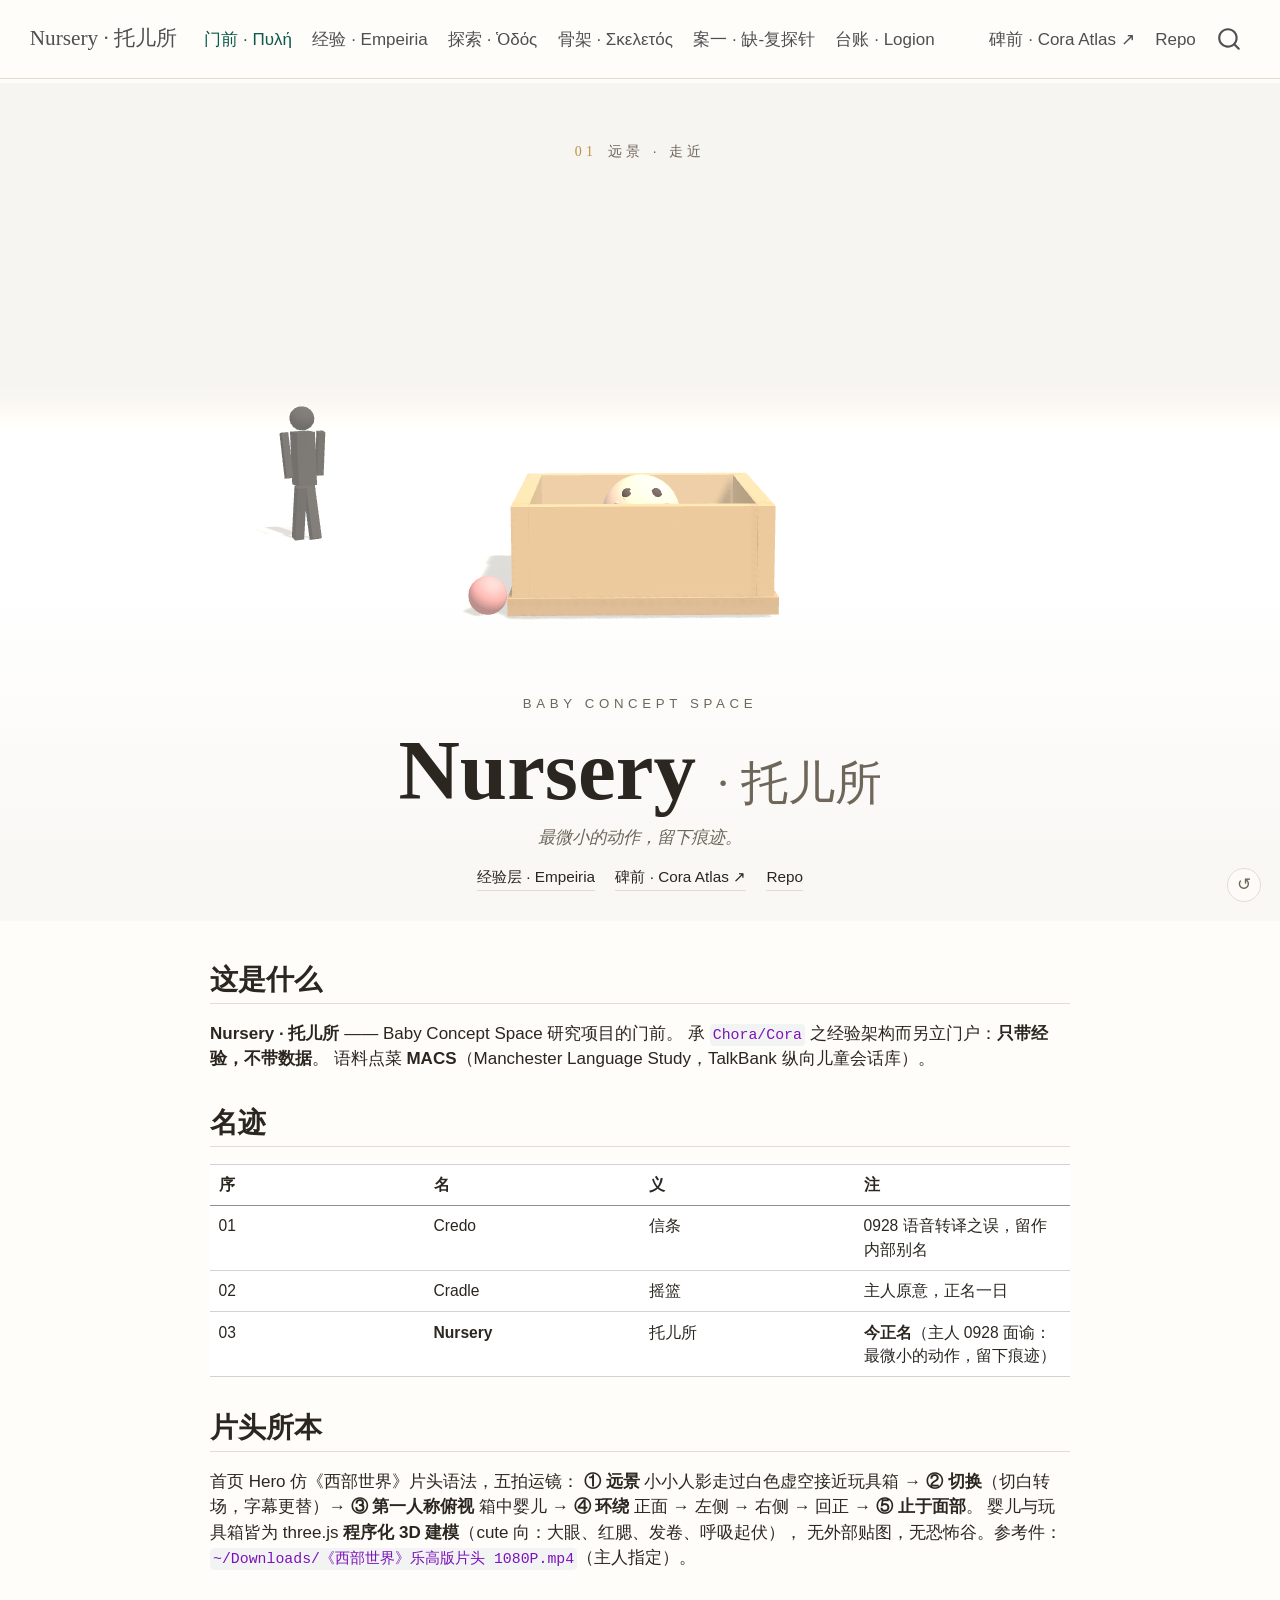
<file: docs/index.html>
<!DOCTYPE html>
<html xmlns="http://www.w3.org/1999/xhtml" lang="zh-Hans" xml:lang="zh-Hans"><head>

<meta charset="utf-8">
<meta name="generator" content="quarto-1.10.18">

<meta name="viewport" content="width=device-width, initial-scale=1.0, user-scalable=yes">


<title>Nursery · 托儿所</title>
<style>
/* Default styles provided by pandoc.
** See https://pandoc.org/MANUAL.html#variables-for-html for config info.
*/
span.smallcaps{font-variant: small-caps;}
div.columns{display: flex; gap: 1.5em;}
div.column{flex: auto;}
@media screen {
div.columns{gap: min(4vw, 1.5em);}
div.column{overflow-x: auto;}
}
div.hanging-indent{margin-left: 1.5em; text-indent: -1.5em;}
ul.task-list{list-style: none;}
ul.task-list li input[type="checkbox"] {
  width: 0.8em;
  margin: 0 0.8em 0.2em -1em; /* quarto-specific, see https://github.com/quarto-dev/quarto-cli/issues/4556 */ 
  vertical-align: middle;
}
</style>


<script src="site_libs/quarto-nav/quarto-nav.js"></script>
<script src="site_libs/quarto-nav/headroom.min.js"></script>
<script src="site_libs/clipboard/clipboard.min.js"></script>
<script src="site_libs/quarto-search/autocomplete.umd.js"></script>
<script src="site_libs/quarto-search/fuse.min.js"></script>
<script src="site_libs/quarto-search/quarto-search.js"></script>
<meta name="quarto:offset" content="./">
<script src="site_libs/quarto-html/quarto.js" type="module"></script>
<script src="site_libs/quarto-html/tabsets/tabsets.js" type="module"></script>
<script src="site_libs/quarto-html/popper.min.js"></script>
<script src="site_libs/quarto-html/tippy.umd.min.js"></script>
<script src="site_libs/quarto-html/anchor.min.js"></script>
<link href="site_libs/quarto-html/tippy.css" rel="stylesheet">
<link href="site_libs/quarto-html/quarto-syntax-highlighting-64a204ab8560d761af7679ceaba22944.css" rel="stylesheet" id="quarto-text-highlighting-styles">
<script src="site_libs/bootstrap/bootstrap.min.js"></script>
<link href="site_libs/bootstrap/bootstrap-icons.css" rel="stylesheet">
<link href="site_libs/bootstrap/bootstrap-a41d09759f1e36b3605fc5ec966b7374.min.css" rel="stylesheet" append-hash="true" id="quarto-bootstrap" data-mode="light">
<script id="quarto-search-options" type="application/json">{
  "location": "navbar",
  "copy-button": false,
  "collapse-after": 3,
  "panel-placement": "end",
  "type": "overlay",
  "limit": 50,
  "keyboard-shortcut": [
    "f",
    "/",
    "s"
  ],
  "show-item-context": false,
  "language": {
    "search-no-results-text": "没有结果",
    "search-matching-documents-text": "匹配的文档",
    "search-copy-link-title": "复制搜索链接",
    "search-hide-matches-text": "隐藏其它匹配结果",
    "search-more-match-text": "更多匹配结果",
    "search-more-matches-text": "更多匹配结果",
    "search-clear-button-title": "清除",
    "search-text-placeholder": "",
    "search-detached-cancel-button-title": "取消",
    "search-submit-button-title": "提交",
    "search-label": "搜索"
  }
}</script>


<link rel="stylesheet" href="styles/site.css">
</head>

<body class="nav-fixed quarto-light">

<div id="quarto-search-results"></div>
  <header id="quarto-header" class="headroom fixed-top">
    <nav class="navbar navbar-expand-lg " data-bs-theme="dark">
      <div class="navbar-container container-fluid">
      <div class="navbar-brand-container mx-auto">
    <a class="navbar-brand" href="./index.html">
    <span class="navbar-title">Nursery · 托儿所</span>
    </a>
  </div>
            <div id="quarto-search" class="" title="搜索"></div>
          <button class="navbar-toggler" type="button" data-bs-toggle="collapse" data-bs-target="#navbarCollapse" aria-controls="navbarCollapse" role="menu" aria-expanded="false" aria-label="展开或折叠导航栏" onclick="if (window.quartoToggleHeadroom) { window.quartoToggleHeadroom(); }">
  <span class="navbar-toggler-icon"></span>
</button>
          <div class="collapse navbar-collapse" id="navbarCollapse">
            <ul class="navbar-nav navbar-nav-scroll me-auto">
  <li class="nav-item">
    <a class="nav-link active" href="./index.html" aria-current="page"> 
<span class="menu-text">门前 · Πυλή</span></a>
  </li>  
  <li class="nav-item">
    <a class="nav-link" href="./experience.html"> 
<span class="menu-text">经验 · Empeiria</span></a>
  </li>  
  <li class="nav-item">
    <a class="nav-link" href="./explore.html"> 
<span class="menu-text">探索 · Ὁδός</span></a>
  </li>  
  <li class="nav-item">
    <a class="nav-link" href="./skeleton.html"> 
<span class="menu-text">骨架 · Σκελετός</span></a>
  </li>  
  <li class="nav-item">
    <a class="nav-link" href="./experiment.html"> 
<span class="menu-text">案一 · 缺-复探针</span></a>
  </li>  
  <li class="nav-item">
    <a class="nav-link" href="./LEDGER.html"> 
<span class="menu-text">台账 · Logion</span></a>
  </li>  
</ul>
            <ul class="navbar-nav navbar-nav-scroll ms-auto">
  <li class="nav-item">
    <a class="nav-link" href="https://math4mad.github.io/cora-atlas/"> 
<span class="menu-text">碑前 · Cora Atlas ↗</span></a>
  </li>  
  <li class="nav-item">
    <a class="nav-link" href="https://github.com/math4mad/cradle"> 
<span class="menu-text">Repo</span></a>
  </li>  
</ul>
          </div> <!-- /navcollapse -->
            <div class="quarto-navbar-tools">
</div>
      </div> <!-- /container-fluid -->
    </nav>
</header>
<!-- content -->
<div id="quarto-content" class="quarto-container page-columns page-rows-contents page-layout-full page-navbar">
<!-- sidebar -->
<!-- margin-sidebar -->
    
<!-- main -->
<main class="content column-page" id="quarto-document-content"><header id="title-block-header" class="quarto-title-block"></header>




<section id="ww-hero" aria-label="Nursery 片头">
<div id="ww-stage">

</div>
<div id="ww-fade">

</div>
<div id="ww-caption">
<span class="ww-cap-num">01</span><span class="ww-cap-txt">远景 · 走近</span>
</div>
<header id="ww-plate">
<div class="ww-kicker">
Baby Concept Space
</div>
<h1 class="ww-title">
Nursery <span class="ww-cn">· 托儿所</span>
</h1>
<p class="ww-motto">
最微小的动作，留下痕迹。
</p>
<nav class="ww-links">
<a href="./experience.html" class="ww-link">经验层 · Empeiria</a> <a href="https://math4mad.github.io/cora-atlas/" class="ww-link">碑前 · Cora Atlas ↗</a> <a href="https://github.com/math4mad/cradle" class="ww-link">Repo</a>
</nav>
</header>
<div id="ww-replay" title="重看片头" role="button" tabindex="0">
↺
</div>
<script src="javascripts/three.min.js"></script>
<script src="javascripts/hero.js"></script>
</section>
<div id="nursery-intro">
<section id="这是什么" class="level2">
<h2 class="anchored" data-anchor-id="这是什么">这是什么</h2>
<p><strong>Nursery · 托儿所</strong> —— Baby Concept Space 研究项目的门前。 承 <code>Chora/Cora</code> 之经验架构而另立门户：<strong>只带经验，不带数据</strong>。 语料点菜 <strong>MACS</strong>（Manchester Language Study，TalkBank 纵向儿童会话库）。</p>
</section>
<section id="名迹" class="level2">
<h2 class="anchored" data-anchor-id="名迹">名迹</h2>
<table class="caption-top table">
<colgroup>
<col style="width: 25%">
<col style="width: 25%">
<col style="width: 25%">
<col style="width: 25%">
</colgroup>
<thead>
<tr class="header">
<th>序</th>
<th>名</th>
<th>义</th>
<th>注</th>
</tr>
</thead>
<tbody>
<tr class="odd">
<td>01</td>
<td>Credo</td>
<td>信条</td>
<td>0928 语音转译之误，留作内部别名</td>
</tr>
<tr class="even">
<td>02</td>
<td>Cradle</td>
<td>摇篮</td>
<td>主人原意，正名一日</td>
</tr>
<tr class="odd">
<td>03</td>
<td><strong>Nursery</strong></td>
<td>托儿所</td>
<td><strong>今正名</strong>（主人 0928 面谕：最微小的动作，留下痕迹）</td>
</tr>
</tbody>
</table>
</section>
<section id="片头所本" class="level2">
<h2 class="anchored" data-anchor-id="片头所本">片头所本</h2>
<p>首页 Hero 仿《西部世界》片头语法，五拍运镜： <strong>① 远景</strong> 小小人影走过白色虚空接近玩具箱 → <strong>② 切换</strong>（切白转场，字幕更替）→ <strong>③ 第一人称俯视</strong> 箱中婴儿 → <strong>④ 环绕</strong> 正面 → 左侧 → 右侧 → 回正 → <strong>⑤ 止于面部</strong>。 婴儿与玩具箱皆为 three.js <strong>程序化 3D 建模</strong>（cute 向：大眼、红腮、发卷、呼吸起伏）， 无外部贴图，无恐怖谷。参考件：<code>~/Downloads/《西部世界》乐高版片头 1080P.mp4</code>（主人指定）。</p>
</section>
</div>



</main> <!-- /main -->
<script id="quarto-html-after-body" type="application/javascript">
  window.document.addEventListener("DOMContentLoaded", function (event) {
    const icon = "";
    const anchorJS = new window.AnchorJS();
    anchorJS.options = {
      placement: 'right',
      icon: icon
    };
    anchorJS.add('.anchored');
    const isCodeAnnotation = (el) => {
      for (const clz of el.classList) {
        if (clz.startsWith('code-annotation-')) {                     
          return true;
        }
      }
      return false;
    }
    const onCopySuccess = function(e) {
      // button target
      const button = e.trigger;
      // don't keep focus
      button.blur();
      // flash "checked"
      button.classList.add('code-copy-button-checked');
      var currentTitle = button.getAttribute("title");
      button.setAttribute("title", "已复制");
      let tooltip;
      if (window.bootstrap) {
        button.setAttribute("data-bs-toggle", "tooltip");
        button.setAttribute("data-bs-placement", "left");
        button.setAttribute("data-bs-title", "已复制");
        tooltip = new bootstrap.Tooltip(button, 
          { trigger: "manual", 
            customClass: "code-copy-button-tooltip",
            offset: [0, -8]});
        tooltip.show();    
      }
      setTimeout(function() {
        if (tooltip) {
          tooltip.hide();
          button.removeAttribute("data-bs-title");
          button.removeAttribute("data-bs-toggle");
          button.removeAttribute("data-bs-placement");
        }
        button.setAttribute("title", currentTitle);
        button.classList.remove('code-copy-button-checked');
      }, 1000);
      // clear code selection
      e.clearSelection();
    }
    const getTextToCopy = function(trigger) {
      const outerScaffold = trigger.parentElement.cloneNode(true);
      const codeEl = outerScaffold.querySelector('code');
      for (const childEl of codeEl.children) {
        if (isCodeAnnotation(childEl)) {
          childEl.remove();
        }
      }
      return codeEl.innerText;
    }
    const clipboard = new window.ClipboardJS('.code-copy-button:not([data-in-quarto-modal])', {
      text: getTextToCopy
    });
    clipboard.on('success', onCopySuccess);
    if (window.document.getElementById('quarto-embedded-source-code-modal')) {
      const clipboardModal = new window.ClipboardJS('.code-copy-button[data-in-quarto-modal]', {
        text: getTextToCopy,
        container: window.document.getElementById('quarto-embedded-source-code-modal')
      });
      clipboardModal.on('success', onCopySuccess);
    }
      var localhostRegex = new RegExp(/^(?:http|https):\/\/localhost\:?[0-9]*\//);
      var mailtoRegex = new RegExp(/^mailto:/);
        var filterRegex = new RegExp('/' + window.location.host + '/');
      var isInternal = (href) => {
          return filterRegex.test(href) || localhostRegex.test(href) || mailtoRegex.test(href);
      }
      // Inspect non-navigation links and adorn them if external
     var links = window.document.querySelectorAll('a[href]:not(.nav-link):not(.navbar-brand):not(.toc-action):not(.sidebar-link):not(.sidebar-item-toggle):not(.pagination-link):not(.no-external):not([aria-hidden]):not(.dropdown-item):not(.quarto-navigation-tool):not(.about-link)');
      for (var i=0; i<links.length; i++) {
        const link = links[i];
        if (!isInternal(link.href)) {
          // undo the damage that might have been done by quarto-nav.js in the case of
          // links that we want to consider external
          if (link.dataset.originalHref !== undefined) {
            link.href = link.dataset.originalHref;
          }
        }
      }
    function tippyHover(el, contentFn, onTriggerFn, onUntriggerFn) {
      const config = {
        allowHTML: true,
        maxWidth: 500,
        delay: 100,
        arrow: false,
        appendTo: function(el) {
            return el.parentElement;
        },
        interactive: true,
        interactiveBorder: 10,
        theme: 'quarto',
        placement: 'bottom-start',
      };
      if (contentFn) {
        config.content = contentFn;
      }
      if (onTriggerFn) {
        config.onTrigger = onTriggerFn;
      }
      if (onUntriggerFn) {
        config.onUntrigger = onUntriggerFn;
      }
      window.tippy(el, config); 
    }
    const noterefs = window.document.querySelectorAll('a[role="doc-noteref"]');
    for (var i=0; i<noterefs.length; i++) {
      const ref = noterefs[i];
      tippyHover(ref, function() {
        // use id or data attribute instead here
        let href = ref.getAttribute('data-footnote-href') || ref.getAttribute('href');
        try { href = new URL(href).hash; } catch {}
        const id = href.replace(/^#\/?/, "");
        const note = window.document.getElementById(id);
        if (note) {
          return note.innerHTML;
        } else {
          return "";
        }
      });
    }
    const xrefs = window.document.querySelectorAll('a.quarto-xref');
    const processXRef = (id, note) => {
      // Strip column container classes
      const stripColumnClz = (el) => {
        el.classList.remove("page-full", "page-columns");
        if (el.children) {
          for (const child of el.children) {
            stripColumnClz(child);
          }
        }
      }
      stripColumnClz(note)
      if (id === null || id.startsWith('sec-')) {
        // Special case sections, only their first couple elements
        const container = document.createElement("div");
        if (note.children && note.children.length > 2) {
          container.appendChild(note.children[0].cloneNode(true));
          for (let i = 1; i < note.children.length; i++) {
            const child = note.children[i];
            if (child.tagName === "P" && child.innerText === "") {
              continue;
            } else {
              container.appendChild(child.cloneNode(true));
              break;
            }
          }
          if (window.Quarto?.typesetMath) {
            window.Quarto.typesetMath(container);
          }
          return container.innerHTML
        } else {
          if (window.Quarto?.typesetMath) {
            window.Quarto.typesetMath(note);
          }
          return note.innerHTML;
        }
      } else {
        // Remove any anchor links if they are present
        const anchorLink = note.querySelector('a.anchorjs-link');
        if (anchorLink) {
          anchorLink.remove();
        }
        if (window.Quarto?.typesetMath) {
          window.Quarto.typesetMath(note);
        }
        if (note.classList.contains("callout")) {
          return note.outerHTML;
        } else {
          return note.innerHTML;
        }
      }
    }
    for (var i=0; i<xrefs.length; i++) {
      const xref = xrefs[i];
      tippyHover(xref, undefined, function(instance) {
        instance.disable();
        let url = xref.getAttribute('href');
        let hash = undefined; 
        if (url.startsWith('#')) {
          hash = url;
        } else {
          try { hash = new URL(url).hash; } catch {}
        }
        if (hash) {
          const id = hash.replace(/^#\/?/, "");
          const note = window.document.getElementById(id);
          if (note !== null) {
            try {
              const html = processXRef(id, note.cloneNode(true));
              instance.setContent(html);
            } finally {
              instance.enable();
              instance.show();
            }
          } else {
            // See if we can fetch this
            fetch(url.split('#')[0])
            .then(res => res.text())
            .then(html => {
              const parser = new DOMParser();
              const htmlDoc = parser.parseFromString(html, "text/html");
              const note = htmlDoc.getElementById(id);
              if (note !== null) {
                const html = processXRef(id, note);
                instance.setContent(html);
              } 
            }).finally(() => {
              instance.enable();
              instance.show();
            });
          }
        } else {
          // See if we can fetch a full url (with no hash to target)
          // This is a special case and we should probably do some content thinning / targeting
          fetch(url)
          .then(res => res.text())
          .then(html => {
            const parser = new DOMParser();
            const htmlDoc = parser.parseFromString(html, "text/html");
            const note = htmlDoc.querySelector('main.content');
            if (note !== null) {
              // This should only happen for chapter cross references
              // (since there is no id in the URL)
              // remove the first header
              if (note.children.length > 0 && note.children[0].tagName === "HEADER") {
                note.children[0].remove();
              }
              const html = processXRef(null, note);
              instance.setContent(html);
            } 
          }).finally(() => {
            instance.enable();
            instance.show();
          });
        }
      }, function(instance) {
      });
    }
        let selectedAnnoteEl;
        const selectorForAnnotation = ( cell, annotation) => {
          let cellAttr = 'data-code-cell="' + cell + '"';
          let lineAttr = 'data-code-annotation="' +  annotation + '"';
          const selector = 'span[' + cellAttr + '][' + lineAttr + ']';
          return selector;
        }
        const selectCodeLines = (annoteEl) => {
          const doc = window.document;
          const targetCell = annoteEl.getAttribute("data-target-cell");
          const targetAnnotation = annoteEl.getAttribute("data-target-annotation");
          const annoteSpan = window.document.querySelector(selectorForAnnotation(targetCell, targetAnnotation));
          const lines = annoteSpan.getAttribute("data-code-lines").split(",");
          const lineIds = lines.map((line) => {
            return targetCell + "-" + line;
          })
          let top = null;
          let height = null;
          let parent = null;
          if (lineIds.length > 0) {
              //compute the position of the single el (top and bottom and make a div)
              const el = window.document.getElementById(lineIds[0]);
              top = el.offsetTop;
              height = el.offsetHeight;
              parent = el.parentElement.parentElement;
            if (lineIds.length > 1) {
              const lastEl = window.document.getElementById(lineIds[lineIds.length - 1]);
              const bottom = lastEl.offsetTop + lastEl.offsetHeight;
              height = bottom - top;
            }
            if (top !== null && height !== null && parent !== null) {
              // cook up a div (if necessary) and position it 
              let div = window.document.getElementById("code-annotation-line-highlight");
              if (div === null) {
                div = window.document.createElement("div");
                div.setAttribute("id", "code-annotation-line-highlight");
                div.style.position = 'absolute';
                parent.appendChild(div);
              }
              div.style.top = top - 2 + "px";
              div.style.height = height + 4 + "px";
              div.style.left = 0;
              let gutterDiv = window.document.getElementById("code-annotation-line-highlight-gutter");
              if (gutterDiv === null) {
                gutterDiv = window.document.createElement("div");
                gutterDiv.setAttribute("id", "code-annotation-line-highlight-gutter");
                gutterDiv.style.position = 'absolute';
                const codeCell = window.document.getElementById(targetCell);
                const gutter = codeCell.querySelector('.code-annotation-gutter');
                gutter.appendChild(gutterDiv);
              }
              gutterDiv.style.top = top - 2 + "px";
              gutterDiv.style.height = height + 4 + "px";
            }
            selectedAnnoteEl = annoteEl;
          }
        };
        const unselectCodeLines = () => {
          const elementsIds = ["code-annotation-line-highlight", "code-annotation-line-highlight-gutter"];
          elementsIds.forEach((elId) => {
            const div = window.document.getElementById(elId);
            if (div) {
              div.remove();
            }
          });
          selectedAnnoteEl = undefined;
        };
          // Handle positioning of the toggle
      window.addEventListener(
        "resize",
        throttle(() => {
          elRect = undefined;
          if (selectedAnnoteEl) {
            selectCodeLines(selectedAnnoteEl);
          }
        }, 10)
      );
      function throttle(fn, ms) {
      let throttle = false;
      let timer;
        return (...args) => {
          if(!throttle) { // first call gets through
              fn.apply(this, args);
              throttle = true;
          } else { // all the others get throttled
              if(timer) clearTimeout(timer); // cancel #2
              timer = setTimeout(() => {
                fn.apply(this, args);
                timer = throttle = false;
              }, ms);
          }
        };
      }
        // Attach click handler to the DT
        const annoteDls = window.document.querySelectorAll('dt[data-target-cell]');
        for (const annoteDlNode of annoteDls) {
          annoteDlNode.addEventListener('click', (event) => {
            const clickedEl = event.target;
            if (clickedEl !== selectedAnnoteEl) {
              unselectCodeLines();
              const activeEl = window.document.querySelector('dt[data-target-cell].code-annotation-active');
              if (activeEl) {
                activeEl.classList.remove('code-annotation-active');
              }
              selectCodeLines(clickedEl);
              clickedEl.classList.add('code-annotation-active');
            } else {
              // Unselect the line
              unselectCodeLines();
              clickedEl.classList.remove('code-annotation-active');
            }
          });
        }
    const findCites = (el) => {
      const parentEl = el.parentElement;
      if (parentEl) {
        const cites = parentEl.dataset.cites;
        if (cites) {
          return {
            el,
            cites: cites.split(' ')
          };
        } else {
          return findCites(el.parentElement)
        }
      } else {
        return undefined;
      }
    };
    var bibliorefs = window.document.querySelectorAll('a[role="doc-biblioref"]');
    for (var i=0; i<bibliorefs.length; i++) {
      const ref = bibliorefs[i];
      const citeInfo = findCites(ref);
      if (citeInfo) {
        tippyHover(citeInfo.el, function() {
          var popup = window.document.createElement('div');
          citeInfo.cites.forEach(function(cite) {
            var citeDiv = window.document.createElement('div');
            citeDiv.classList.add('hanging-indent');
            citeDiv.classList.add('csl-entry');
            var biblioDiv = window.document.getElementById('ref-' + cite);
            if (biblioDiv) {
              citeDiv.innerHTML = biblioDiv.innerHTML;
            }
            popup.appendChild(citeDiv);
          });
          return popup.innerHTML;
        });
      }
    }
  });
  </script>
</div> <!-- /content -->




</body></html>
</file>
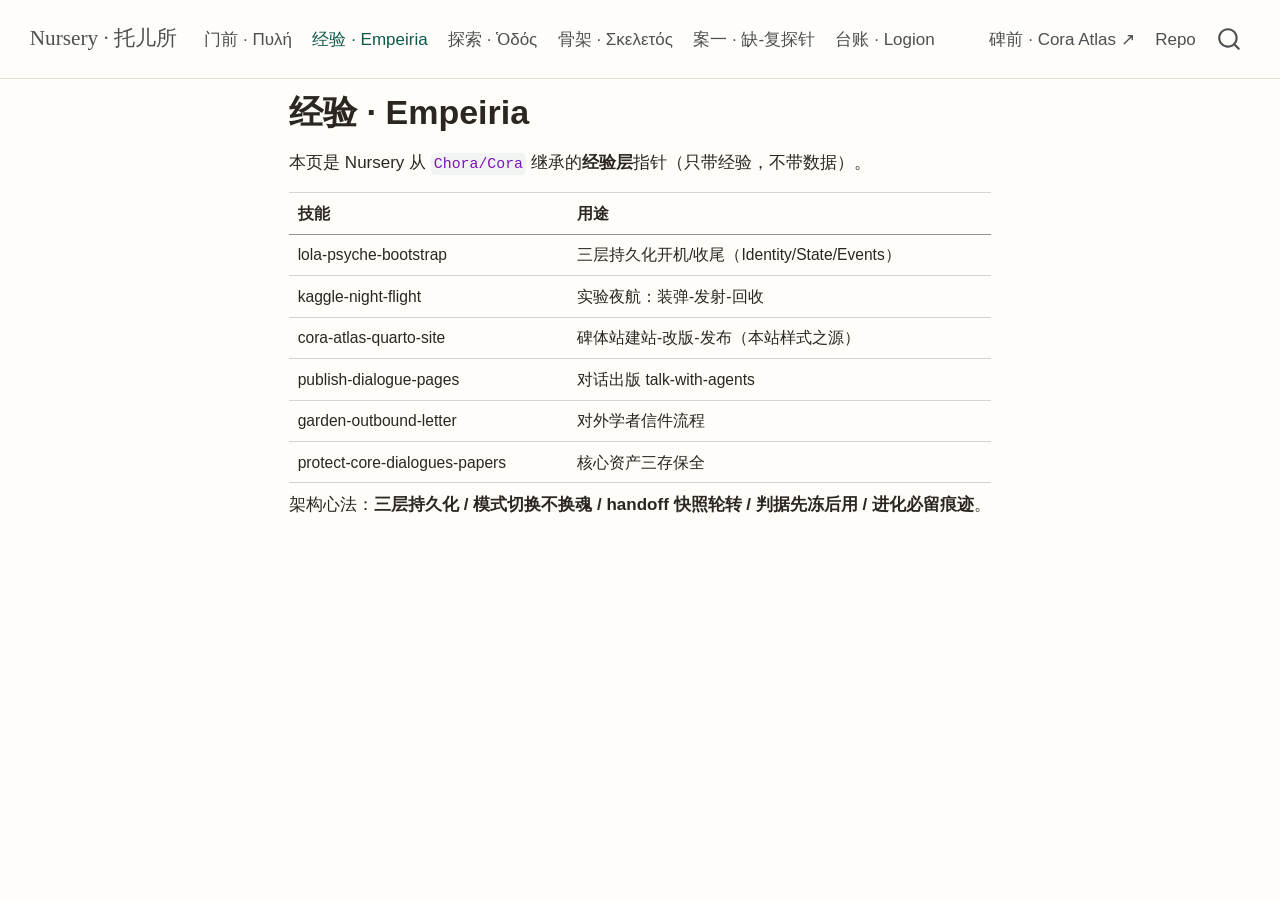
<file: docs/experience.html>
<!DOCTYPE html>
<html xmlns="http://www.w3.org/1999/xhtml" lang="zh-Hans" xml:lang="zh-Hans"><head>

<meta charset="utf-8">
<meta name="generator" content="quarto-1.10.18">

<meta name="viewport" content="width=device-width, initial-scale=1.0, user-scalable=yes">


<title>经验 · Empeiria – Nursery · 托儿所</title>
<style>
/* Default styles provided by pandoc.
** See https://pandoc.org/MANUAL.html#variables-for-html for config info.
*/
span.smallcaps{font-variant: small-caps;}
div.columns{display: flex; gap: 1.5em;}
div.column{flex: auto;}
@media screen {
div.columns{gap: min(4vw, 1.5em);}
div.column{overflow-x: auto;}
}
div.hanging-indent{margin-left: 1.5em; text-indent: -1.5em;}
ul.task-list{list-style: none;}
ul.task-list li input[type="checkbox"] {
  width: 0.8em;
  margin: 0 0.8em 0.2em -1em; /* quarto-specific, see https://github.com/quarto-dev/quarto-cli/issues/4556 */ 
  vertical-align: middle;
}
</style>


<script src="site_libs/quarto-nav/quarto-nav.js"></script>
<script src="site_libs/quarto-nav/headroom.min.js"></script>
<script src="site_libs/clipboard/clipboard.min.js"></script>
<script src="site_libs/quarto-search/autocomplete.umd.js"></script>
<script src="site_libs/quarto-search/fuse.min.js"></script>
<script src="site_libs/quarto-search/quarto-search.js"></script>
<meta name="quarto:offset" content="./">
<script src="site_libs/quarto-html/quarto.js" type="module"></script>
<script src="site_libs/quarto-html/tabsets/tabsets.js" type="module"></script>
<script src="site_libs/quarto-html/popper.min.js"></script>
<script src="site_libs/quarto-html/tippy.umd.min.js"></script>
<script src="site_libs/quarto-html/anchor.min.js"></script>
<link href="site_libs/quarto-html/tippy.css" rel="stylesheet">
<link href="site_libs/quarto-html/quarto-syntax-highlighting-64a204ab8560d761af7679ceaba22944.css" rel="stylesheet" id="quarto-text-highlighting-styles">
<script src="site_libs/bootstrap/bootstrap.min.js"></script>
<link href="site_libs/bootstrap/bootstrap-icons.css" rel="stylesheet">
<link href="site_libs/bootstrap/bootstrap-a41d09759f1e36b3605fc5ec966b7374.min.css" rel="stylesheet" append-hash="true" id="quarto-bootstrap" data-mode="light">
<script id="quarto-search-options" type="application/json">{
  "location": "navbar",
  "copy-button": false,
  "collapse-after": 3,
  "panel-placement": "end",
  "type": "overlay",
  "limit": 50,
  "keyboard-shortcut": [
    "f",
    "/",
    "s"
  ],
  "show-item-context": false,
  "language": {
    "search-no-results-text": "没有结果",
    "search-matching-documents-text": "匹配的文档",
    "search-copy-link-title": "复制搜索链接",
    "search-hide-matches-text": "隐藏其它匹配结果",
    "search-more-match-text": "更多匹配结果",
    "search-more-matches-text": "更多匹配结果",
    "search-clear-button-title": "清除",
    "search-text-placeholder": "",
    "search-detached-cancel-button-title": "取消",
    "search-submit-button-title": "提交",
    "search-label": "搜索"
  }
}</script>


<link rel="stylesheet" href="styles/site.css">
</head>

<body class="nav-fixed fullcontent quarto-light">

<div id="quarto-search-results"></div>
  <header id="quarto-header" class="headroom fixed-top">
    <nav class="navbar navbar-expand-lg " data-bs-theme="dark">
      <div class="navbar-container container-fluid">
      <div class="navbar-brand-container mx-auto">
    <a class="navbar-brand" href="./index.html">
    <span class="navbar-title">Nursery · 托儿所</span>
    </a>
  </div>
            <div id="quarto-search" class="" title="搜索"></div>
          <button class="navbar-toggler" type="button" data-bs-toggle="collapse" data-bs-target="#navbarCollapse" aria-controls="navbarCollapse" role="menu" aria-expanded="false" aria-label="展开或折叠导航栏" onclick="if (window.quartoToggleHeadroom) { window.quartoToggleHeadroom(); }">
  <span class="navbar-toggler-icon"></span>
</button>
          <div class="collapse navbar-collapse" id="navbarCollapse">
            <ul class="navbar-nav navbar-nav-scroll me-auto">
  <li class="nav-item">
    <a class="nav-link" href="./index.html"> 
<span class="menu-text">门前 · Πυλή</span></a>
  </li>  
  <li class="nav-item">
    <a class="nav-link active" href="./experience.html" aria-current="page"> 
<span class="menu-text">经验 · Empeiria</span></a>
  </li>  
  <li class="nav-item">
    <a class="nav-link" href="./explore.html"> 
<span class="menu-text">探索 · Ὁδός</span></a>
  </li>  
  <li class="nav-item">
    <a class="nav-link" href="./skeleton.html"> 
<span class="menu-text">骨架 · Σκελετός</span></a>
  </li>  
  <li class="nav-item">
    <a class="nav-link" href="./experiment.html"> 
<span class="menu-text">案一 · 缺-复探针</span></a>
  </li>  
  <li class="nav-item">
    <a class="nav-link" href="./LEDGER.html"> 
<span class="menu-text">台账 · Logion</span></a>
  </li>  
</ul>
            <ul class="navbar-nav navbar-nav-scroll ms-auto">
  <li class="nav-item">
    <a class="nav-link" href="https://math4mad.github.io/cora-atlas/"> 
<span class="menu-text">碑前 · Cora Atlas ↗</span></a>
  </li>  
  <li class="nav-item">
    <a class="nav-link" href="https://github.com/math4mad/cradle"> 
<span class="menu-text">Repo</span></a>
  </li>  
</ul>
          </div> <!-- /navcollapse -->
            <div class="quarto-navbar-tools">
</div>
      </div> <!-- /container-fluid -->
    </nav>
</header>
<!-- content -->
<div id="quarto-content" class="quarto-container page-columns page-rows-contents page-layout-article page-navbar">
<!-- sidebar -->
<!-- margin-sidebar -->
    
<!-- main -->
<main class="content" id="quarto-document-content">

<header id="title-block-header" class="quarto-title-block default">
<div class="quarto-title">
<h1 class="title">经验 · Empeiria</h1>
</div>



<div class="quarto-title-meta">

    
  
    
  </div>
  


</header>


<p>本页是 Nursery 从 <code>Chora/Cora</code> 继承的<strong>经验层</strong>指针（只带经验，不带数据）。</p>
<table class="caption-top table">
<thead>
<tr class="header">
<th>技能</th>
<th>用途</th>
</tr>
</thead>
<tbody>
<tr class="odd">
<td>lola-psyche-bootstrap</td>
<td>三层持久化开机/收尾（Identity/State/Events）</td>
</tr>
<tr class="even">
<td>kaggle-night-flight</td>
<td>实验夜航：装弹-发射-回收</td>
</tr>
<tr class="odd">
<td>cora-atlas-quarto-site</td>
<td>碑体站建站-改版-发布（本站样式之源）</td>
</tr>
<tr class="even">
<td>publish-dialogue-pages</td>
<td>对话出版 talk-with-agents</td>
</tr>
<tr class="odd">
<td>garden-outbound-letter</td>
<td>对外学者信件流程</td>
</tr>
<tr class="even">
<td>protect-core-dialogues-papers</td>
<td>核心资产三存保全</td>
</tr>
</tbody>
</table>
<p>架构心法：<strong>三层持久化 / 模式切换不换魂 / handoff 快照轮转 / 判据先冻后用 / 进化必留痕迹</strong>。</p>



</main> <!-- /main -->
<script id="quarto-html-after-body" type="application/javascript">
  window.document.addEventListener("DOMContentLoaded", function (event) {
    const icon = "";
    const anchorJS = new window.AnchorJS();
    anchorJS.options = {
      placement: 'right',
      icon: icon
    };
    anchorJS.add('.anchored');
    const isCodeAnnotation = (el) => {
      for (const clz of el.classList) {
        if (clz.startsWith('code-annotation-')) {                     
          return true;
        }
      }
      return false;
    }
    const onCopySuccess = function(e) {
      // button target
      const button = e.trigger;
      // don't keep focus
      button.blur();
      // flash "checked"
      button.classList.add('code-copy-button-checked');
      var currentTitle = button.getAttribute("title");
      button.setAttribute("title", "已复制");
      let tooltip;
      if (window.bootstrap) {
        button.setAttribute("data-bs-toggle", "tooltip");
        button.setAttribute("data-bs-placement", "left");
        button.setAttribute("data-bs-title", "已复制");
        tooltip = new bootstrap.Tooltip(button, 
          { trigger: "manual", 
            customClass: "code-copy-button-tooltip",
            offset: [0, -8]});
        tooltip.show();    
      }
      setTimeout(function() {
        if (tooltip) {
          tooltip.hide();
          button.removeAttribute("data-bs-title");
          button.removeAttribute("data-bs-toggle");
          button.removeAttribute("data-bs-placement");
        }
        button.setAttribute("title", currentTitle);
        button.classList.remove('code-copy-button-checked');
      }, 1000);
      // clear code selection
      e.clearSelection();
    }
    const getTextToCopy = function(trigger) {
      const outerScaffold = trigger.parentElement.cloneNode(true);
      const codeEl = outerScaffold.querySelector('code');
      for (const childEl of codeEl.children) {
        if (isCodeAnnotation(childEl)) {
          childEl.remove();
        }
      }
      return codeEl.innerText;
    }
    const clipboard = new window.ClipboardJS('.code-copy-button:not([data-in-quarto-modal])', {
      text: getTextToCopy
    });
    clipboard.on('success', onCopySuccess);
    if (window.document.getElementById('quarto-embedded-source-code-modal')) {
      const clipboardModal = new window.ClipboardJS('.code-copy-button[data-in-quarto-modal]', {
        text: getTextToCopy,
        container: window.document.getElementById('quarto-embedded-source-code-modal')
      });
      clipboardModal.on('success', onCopySuccess);
    }
      var localhostRegex = new RegExp(/^(?:http|https):\/\/localhost\:?[0-9]*\//);
      var mailtoRegex = new RegExp(/^mailto:/);
        var filterRegex = new RegExp('/' + window.location.host + '/');
      var isInternal = (href) => {
          return filterRegex.test(href) || localhostRegex.test(href) || mailtoRegex.test(href);
      }
      // Inspect non-navigation links and adorn them if external
     var links = window.document.querySelectorAll('a[href]:not(.nav-link):not(.navbar-brand):not(.toc-action):not(.sidebar-link):not(.sidebar-item-toggle):not(.pagination-link):not(.no-external):not([aria-hidden]):not(.dropdown-item):not(.quarto-navigation-tool):not(.about-link)');
      for (var i=0; i<links.length; i++) {
        const link = links[i];
        if (!isInternal(link.href)) {
          // undo the damage that might have been done by quarto-nav.js in the case of
          // links that we want to consider external
          if (link.dataset.originalHref !== undefined) {
            link.href = link.dataset.originalHref;
          }
        }
      }
    function tippyHover(el, contentFn, onTriggerFn, onUntriggerFn) {
      const config = {
        allowHTML: true,
        maxWidth: 500,
        delay: 100,
        arrow: false,
        appendTo: function(el) {
            return el.parentElement;
        },
        interactive: true,
        interactiveBorder: 10,
        theme: 'quarto',
        placement: 'bottom-start',
      };
      if (contentFn) {
        config.content = contentFn;
      }
      if (onTriggerFn) {
        config.onTrigger = onTriggerFn;
      }
      if (onUntriggerFn) {
        config.onUntrigger = onUntriggerFn;
      }
      window.tippy(el, config); 
    }
    const noterefs = window.document.querySelectorAll('a[role="doc-noteref"]');
    for (var i=0; i<noterefs.length; i++) {
      const ref = noterefs[i];
      tippyHover(ref, function() {
        // use id or data attribute instead here
        let href = ref.getAttribute('data-footnote-href') || ref.getAttribute('href');
        try { href = new URL(href).hash; } catch {}
        const id = href.replace(/^#\/?/, "");
        const note = window.document.getElementById(id);
        if (note) {
          return note.innerHTML;
        } else {
          return "";
        }
      });
    }
    const xrefs = window.document.querySelectorAll('a.quarto-xref');
    const processXRef = (id, note) => {
      // Strip column container classes
      const stripColumnClz = (el) => {
        el.classList.remove("page-full", "page-columns");
        if (el.children) {
          for (const child of el.children) {
            stripColumnClz(child);
          }
        }
      }
      stripColumnClz(note)
      if (id === null || id.startsWith('sec-')) {
        // Special case sections, only their first couple elements
        const container = document.createElement("div");
        if (note.children && note.children.length > 2) {
          container.appendChild(note.children[0].cloneNode(true));
          for (let i = 1; i < note.children.length; i++) {
            const child = note.children[i];
            if (child.tagName === "P" && child.innerText === "") {
              continue;
            } else {
              container.appendChild(child.cloneNode(true));
              break;
            }
          }
          if (window.Quarto?.typesetMath) {
            window.Quarto.typesetMath(container);
          }
          return container.innerHTML
        } else {
          if (window.Quarto?.typesetMath) {
            window.Quarto.typesetMath(note);
          }
          return note.innerHTML;
        }
      } else {
        // Remove any anchor links if they are present
        const anchorLink = note.querySelector('a.anchorjs-link');
        if (anchorLink) {
          anchorLink.remove();
        }
        if (window.Quarto?.typesetMath) {
          window.Quarto.typesetMath(note);
        }
        if (note.classList.contains("callout")) {
          return note.outerHTML;
        } else {
          return note.innerHTML;
        }
      }
    }
    for (var i=0; i<xrefs.length; i++) {
      const xref = xrefs[i];
      tippyHover(xref, undefined, function(instance) {
        instance.disable();
        let url = xref.getAttribute('href');
        let hash = undefined; 
        if (url.startsWith('#')) {
          hash = url;
        } else {
          try { hash = new URL(url).hash; } catch {}
        }
        if (hash) {
          const id = hash.replace(/^#\/?/, "");
          const note = window.document.getElementById(id);
          if (note !== null) {
            try {
              const html = processXRef(id, note.cloneNode(true));
              instance.setContent(html);
            } finally {
              instance.enable();
              instance.show();
            }
          } else {
            // See if we can fetch this
            fetch(url.split('#')[0])
            .then(res => res.text())
            .then(html => {
              const parser = new DOMParser();
              const htmlDoc = parser.parseFromString(html, "text/html");
              const note = htmlDoc.getElementById(id);
              if (note !== null) {
                const html = processXRef(id, note);
                instance.setContent(html);
              } 
            }).finally(() => {
              instance.enable();
              instance.show();
            });
          }
        } else {
          // See if we can fetch a full url (with no hash to target)
          // This is a special case and we should probably do some content thinning / targeting
          fetch(url)
          .then(res => res.text())
          .then(html => {
            const parser = new DOMParser();
            const htmlDoc = parser.parseFromString(html, "text/html");
            const note = htmlDoc.querySelector('main.content');
            if (note !== null) {
              // This should only happen for chapter cross references
              // (since there is no id in the URL)
              // remove the first header
              if (note.children.length > 0 && note.children[0].tagName === "HEADER") {
                note.children[0].remove();
              }
              const html = processXRef(null, note);
              instance.setContent(html);
            } 
          }).finally(() => {
            instance.enable();
            instance.show();
          });
        }
      }, function(instance) {
      });
    }
        let selectedAnnoteEl;
        const selectorForAnnotation = ( cell, annotation) => {
          let cellAttr = 'data-code-cell="' + cell + '"';
          let lineAttr = 'data-code-annotation="' +  annotation + '"';
          const selector = 'span[' + cellAttr + '][' + lineAttr + ']';
          return selector;
        }
        const selectCodeLines = (annoteEl) => {
          const doc = window.document;
          const targetCell = annoteEl.getAttribute("data-target-cell");
          const targetAnnotation = annoteEl.getAttribute("data-target-annotation");
          const annoteSpan = window.document.querySelector(selectorForAnnotation(targetCell, targetAnnotation));
          const lines = annoteSpan.getAttribute("data-code-lines").split(",");
          const lineIds = lines.map((line) => {
            return targetCell + "-" + line;
          })
          let top = null;
          let height = null;
          let parent = null;
          if (lineIds.length > 0) {
              //compute the position of the single el (top and bottom and make a div)
              const el = window.document.getElementById(lineIds[0]);
              top = el.offsetTop;
              height = el.offsetHeight;
              parent = el.parentElement.parentElement;
            if (lineIds.length > 1) {
              const lastEl = window.document.getElementById(lineIds[lineIds.length - 1]);
              const bottom = lastEl.offsetTop + lastEl.offsetHeight;
              height = bottom - top;
            }
            if (top !== null && height !== null && parent !== null) {
              // cook up a div (if necessary) and position it 
              let div = window.document.getElementById("code-annotation-line-highlight");
              if (div === null) {
                div = window.document.createElement("div");
                div.setAttribute("id", "code-annotation-line-highlight");
                div.style.position = 'absolute';
                parent.appendChild(div);
              }
              div.style.top = top - 2 + "px";
              div.style.height = height + 4 + "px";
              div.style.left = 0;
              let gutterDiv = window.document.getElementById("code-annotation-line-highlight-gutter");
              if (gutterDiv === null) {
                gutterDiv = window.document.createElement("div");
                gutterDiv.setAttribute("id", "code-annotation-line-highlight-gutter");
                gutterDiv.style.position = 'absolute';
                const codeCell = window.document.getElementById(targetCell);
                const gutter = codeCell.querySelector('.code-annotation-gutter');
                gutter.appendChild(gutterDiv);
              }
              gutterDiv.style.top = top - 2 + "px";
              gutterDiv.style.height = height + 4 + "px";
            }
            selectedAnnoteEl = annoteEl;
          }
        };
        const unselectCodeLines = () => {
          const elementsIds = ["code-annotation-line-highlight", "code-annotation-line-highlight-gutter"];
          elementsIds.forEach((elId) => {
            const div = window.document.getElementById(elId);
            if (div) {
              div.remove();
            }
          });
          selectedAnnoteEl = undefined;
        };
          // Handle positioning of the toggle
      window.addEventListener(
        "resize",
        throttle(() => {
          elRect = undefined;
          if (selectedAnnoteEl) {
            selectCodeLines(selectedAnnoteEl);
          }
        }, 10)
      );
      function throttle(fn, ms) {
      let throttle = false;
      let timer;
        return (...args) => {
          if(!throttle) { // first call gets through
              fn.apply(this, args);
              throttle = true;
          } else { // all the others get throttled
              if(timer) clearTimeout(timer); // cancel #2
              timer = setTimeout(() => {
                fn.apply(this, args);
                timer = throttle = false;
              }, ms);
          }
        };
      }
        // Attach click handler to the DT
        const annoteDls = window.document.querySelectorAll('dt[data-target-cell]');
        for (const annoteDlNode of annoteDls) {
          annoteDlNode.addEventListener('click', (event) => {
            const clickedEl = event.target;
            if (clickedEl !== selectedAnnoteEl) {
              unselectCodeLines();
              const activeEl = window.document.querySelector('dt[data-target-cell].code-annotation-active');
              if (activeEl) {
                activeEl.classList.remove('code-annotation-active');
              }
              selectCodeLines(clickedEl);
              clickedEl.classList.add('code-annotation-active');
            } else {
              // Unselect the line
              unselectCodeLines();
              clickedEl.classList.remove('code-annotation-active');
            }
          });
        }
    const findCites = (el) => {
      const parentEl = el.parentElement;
      if (parentEl) {
        const cites = parentEl.dataset.cites;
        if (cites) {
          return {
            el,
            cites: cites.split(' ')
          };
        } else {
          return findCites(el.parentElement)
        }
      } else {
        return undefined;
      }
    };
    var bibliorefs = window.document.querySelectorAll('a[role="doc-biblioref"]');
    for (var i=0; i<bibliorefs.length; i++) {
      const ref = bibliorefs[i];
      const citeInfo = findCites(ref);
      if (citeInfo) {
        tippyHover(citeInfo.el, function() {
          var popup = window.document.createElement('div');
          citeInfo.cites.forEach(function(cite) {
            var citeDiv = window.document.createElement('div');
            citeDiv.classList.add('hanging-indent');
            citeDiv.classList.add('csl-entry');
            var biblioDiv = window.document.getElementById('ref-' + cite);
            if (biblioDiv) {
              citeDiv.innerHTML = biblioDiv.innerHTML;
            }
            popup.appendChild(citeDiv);
          });
          return popup.innerHTML;
        });
      }
    }
  });
  </script>
</div> <!-- /content -->




</body></html>
</file>
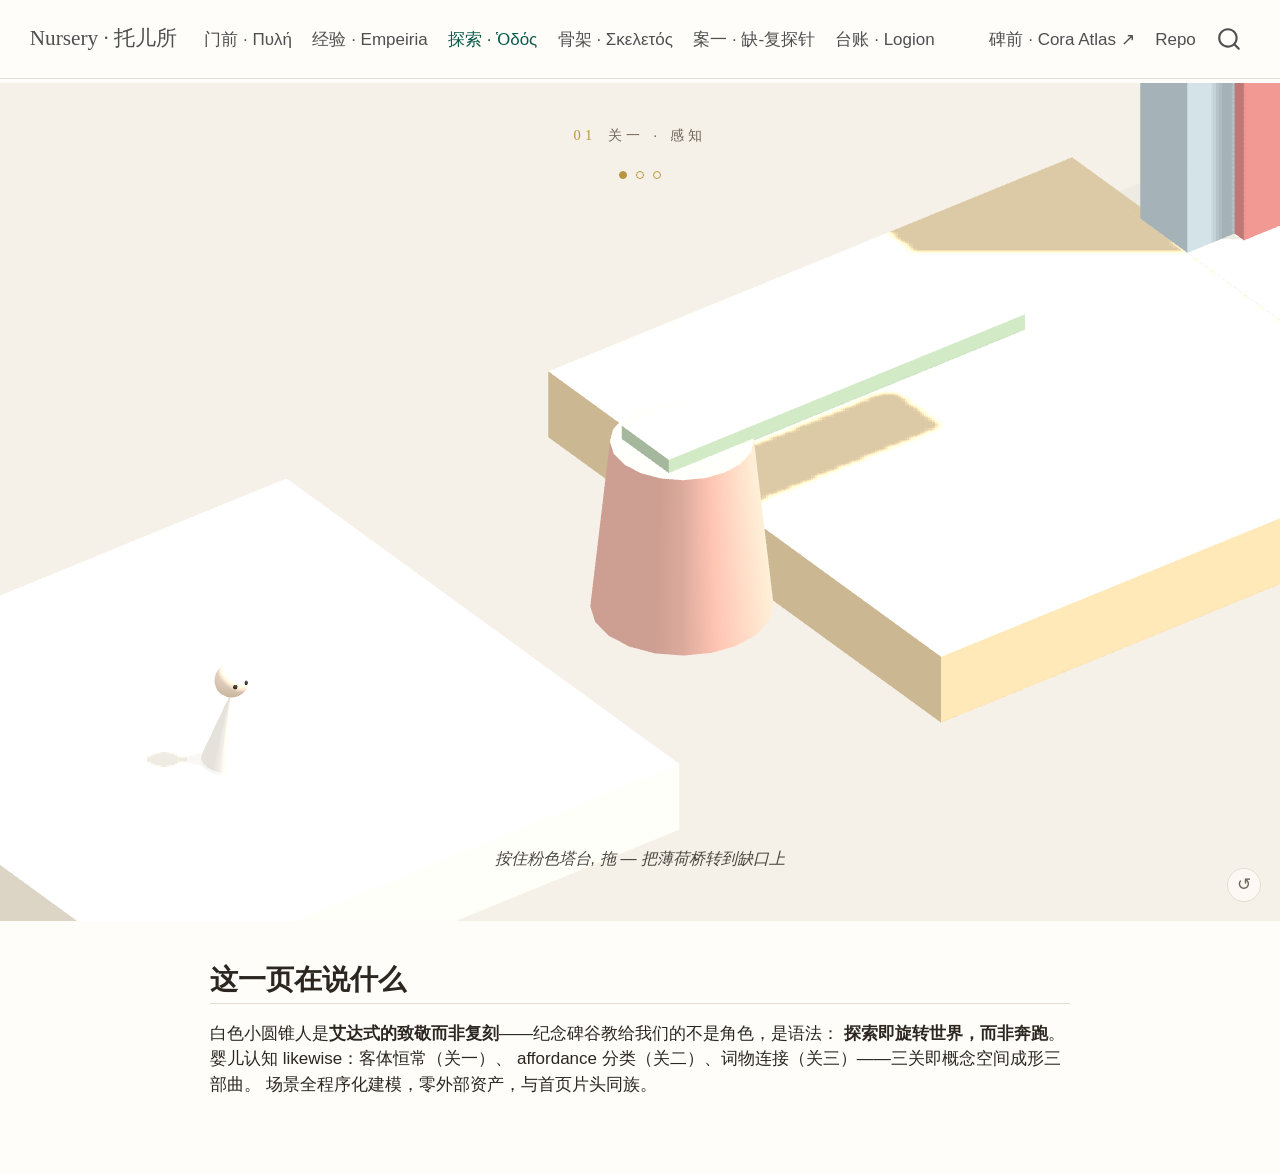
<file: docs/explore.html>
<!DOCTYPE html>
<html xmlns="http://www.w3.org/1999/xhtml" lang="zh-Hans" xml:lang="zh-Hans"><head>

<meta charset="utf-8">
<meta name="generator" content="quarto-1.10.18">

<meta name="viewport" content="width=device-width, initial-scale=1.0, user-scalable=yes">


<title>explore – Nursery · 托儿所</title>
<style>
/* Default styles provided by pandoc.
** See https://pandoc.org/MANUAL.html#variables-for-html for config info.
*/
span.smallcaps{font-variant: small-caps;}
div.columns{display: flex; gap: 1.5em;}
div.column{flex: auto;}
@media screen {
div.columns{gap: min(4vw, 1.5em);}
div.column{overflow-x: auto;}
}
div.hanging-indent{margin-left: 1.5em; text-indent: -1.5em;}
ul.task-list{list-style: none;}
ul.task-list li input[type="checkbox"] {
  width: 0.8em;
  margin: 0 0.8em 0.2em -1em; /* quarto-specific, see https://github.com/quarto-dev/quarto-cli/issues/4556 */ 
  vertical-align: middle;
}
</style>


<script src="site_libs/quarto-nav/quarto-nav.js"></script>
<script src="site_libs/quarto-nav/headroom.min.js"></script>
<script src="site_libs/clipboard/clipboard.min.js"></script>
<script src="site_libs/quarto-search/autocomplete.umd.js"></script>
<script src="site_libs/quarto-search/fuse.min.js"></script>
<script src="site_libs/quarto-search/quarto-search.js"></script>
<meta name="quarto:offset" content="./">
<script src="site_libs/quarto-html/quarto.js" type="module"></script>
<script src="site_libs/quarto-html/tabsets/tabsets.js" type="module"></script>
<script src="site_libs/quarto-html/popper.min.js"></script>
<script src="site_libs/quarto-html/tippy.umd.min.js"></script>
<script src="site_libs/quarto-html/anchor.min.js"></script>
<link href="site_libs/quarto-html/tippy.css" rel="stylesheet">
<link href="site_libs/quarto-html/quarto-syntax-highlighting-64a204ab8560d761af7679ceaba22944.css" rel="stylesheet" id="quarto-text-highlighting-styles">
<script src="site_libs/bootstrap/bootstrap.min.js"></script>
<link href="site_libs/bootstrap/bootstrap-icons.css" rel="stylesheet">
<link href="site_libs/bootstrap/bootstrap-a41d09759f1e36b3605fc5ec966b7374.min.css" rel="stylesheet" append-hash="true" id="quarto-bootstrap" data-mode="light">
<script id="quarto-search-options" type="application/json">{
  "location": "navbar",
  "copy-button": false,
  "collapse-after": 3,
  "panel-placement": "end",
  "type": "overlay",
  "limit": 50,
  "keyboard-shortcut": [
    "f",
    "/",
    "s"
  ],
  "show-item-context": false,
  "language": {
    "search-no-results-text": "没有结果",
    "search-matching-documents-text": "匹配的文档",
    "search-copy-link-title": "复制搜索链接",
    "search-hide-matches-text": "隐藏其它匹配结果",
    "search-more-match-text": "更多匹配结果",
    "search-more-matches-text": "更多匹配结果",
    "search-clear-button-title": "清除",
    "search-text-placeholder": "",
    "search-detached-cancel-button-title": "取消",
    "search-submit-button-title": "提交",
    "search-label": "搜索"
  }
}</script>


<link rel="stylesheet" href="styles/site.css">
</head>

<body class="nav-fixed quarto-light">

<div id="quarto-search-results"></div>
  <header id="quarto-header" class="headroom fixed-top">
    <nav class="navbar navbar-expand-lg " data-bs-theme="dark">
      <div class="navbar-container container-fluid">
      <div class="navbar-brand-container mx-auto">
    <a class="navbar-brand" href="./index.html">
    <span class="navbar-title">Nursery · 托儿所</span>
    </a>
  </div>
            <div id="quarto-search" class="" title="搜索"></div>
          <button class="navbar-toggler" type="button" data-bs-toggle="collapse" data-bs-target="#navbarCollapse" aria-controls="navbarCollapse" role="menu" aria-expanded="false" aria-label="展开或折叠导航栏" onclick="if (window.quartoToggleHeadroom) { window.quartoToggleHeadroom(); }">
  <span class="navbar-toggler-icon"></span>
</button>
          <div class="collapse navbar-collapse" id="navbarCollapse">
            <ul class="navbar-nav navbar-nav-scroll me-auto">
  <li class="nav-item">
    <a class="nav-link" href="./index.html"> 
<span class="menu-text">门前 · Πυλή</span></a>
  </li>  
  <li class="nav-item">
    <a class="nav-link" href="./experience.html"> 
<span class="menu-text">经验 · Empeiria</span></a>
  </li>  
  <li class="nav-item">
    <a class="nav-link active" href="./explore.html" aria-current="page"> 
<span class="menu-text">探索 · Ὁδός</span></a>
  </li>  
  <li class="nav-item">
    <a class="nav-link" href="./skeleton.html"> 
<span class="menu-text">骨架 · Σκελετός</span></a>
  </li>  
  <li class="nav-item">
    <a class="nav-link" href="./experiment.html"> 
<span class="menu-text">案一 · 缺-复探针</span></a>
  </li>  
  <li class="nav-item">
    <a class="nav-link" href="./LEDGER.html"> 
<span class="menu-text">台账 · Logion</span></a>
  </li>  
</ul>
            <ul class="navbar-nav navbar-nav-scroll ms-auto">
  <li class="nav-item">
    <a class="nav-link" href="https://math4mad.github.io/cora-atlas/"> 
<span class="menu-text">碑前 · Cora Atlas ↗</span></a>
  </li>  
  <li class="nav-item">
    <a class="nav-link" href="https://github.com/math4mad/cradle"> 
<span class="menu-text">Repo</span></a>
  </li>  
</ul>
          </div> <!-- /navcollapse -->
            <div class="quarto-navbar-tools">
</div>
      </div> <!-- /container-fluid -->
    </nav>
</header>
<!-- content -->
<div id="quarto-content" class="quarto-container page-columns page-rows-contents page-layout-full page-navbar">
<!-- sidebar -->
<!-- margin-sidebar -->
    
<!-- main -->
<main class="content column-page" id="quarto-document-content"><header id="title-block-header" class="quarto-title-block"></header>




<section id="mv-hero" aria-label="探索 · Ὁδός">
<div id="mv-stage">

</div>
<div id="mv-caption">
<span class="mv-cap-num">01</span><span class="mv-cap-txt">关一 · 感知</span>
</div>
<div id="mv-hint">
按住粉色塔台, 拖 — 把薄荷桥转到缺口上
</div>
<div class="mv-dots">
<span class="mv-dot"></span><span class="mv-dot"></span><span class="mv-dot"></span>
</div>
<div id="mv-replay" title="重来" role="button" tabindex="0">
↺
</div>
<script src="javascripts/three.min.js"></script>
<script src="javascripts/explore.js"></script>
</section>
<div id="mv-note">
<section id="这一页在说什么" class="level2">
<h2 class="anchored" data-anchor-id="这一页在说什么">这一页在说什么</h2>
<p>白色小圆锥人是<strong>艾达式的致敬而非复刻</strong>——纪念碑谷教给我们的不是角色，是语法： <strong>探索即旋转世界，而非奔跑</strong>。婴儿认知 likewise：客体恒常（关一）、 affordance 分类（关二）、词物连接（关三）——三关即概念空间成形三部曲。 场景全程序化建模，零外部资产，与首页片头同族。</p>
</section>
</div>



</main> <!-- /main -->
<script id="quarto-html-after-body" type="application/javascript">
  window.document.addEventListener("DOMContentLoaded", function (event) {
    const icon = "";
    const anchorJS = new window.AnchorJS();
    anchorJS.options = {
      placement: 'right',
      icon: icon
    };
    anchorJS.add('.anchored');
    const isCodeAnnotation = (el) => {
      for (const clz of el.classList) {
        if (clz.startsWith('code-annotation-')) {                     
          return true;
        }
      }
      return false;
    }
    const onCopySuccess = function(e) {
      // button target
      const button = e.trigger;
      // don't keep focus
      button.blur();
      // flash "checked"
      button.classList.add('code-copy-button-checked');
      var currentTitle = button.getAttribute("title");
      button.setAttribute("title", "已复制");
      let tooltip;
      if (window.bootstrap) {
        button.setAttribute("data-bs-toggle", "tooltip");
        button.setAttribute("data-bs-placement", "left");
        button.setAttribute("data-bs-title", "已复制");
        tooltip = new bootstrap.Tooltip(button, 
          { trigger: "manual", 
            customClass: "code-copy-button-tooltip",
            offset: [0, -8]});
        tooltip.show();    
      }
      setTimeout(function() {
        if (tooltip) {
          tooltip.hide();
          button.removeAttribute("data-bs-title");
          button.removeAttribute("data-bs-toggle");
          button.removeAttribute("data-bs-placement");
        }
        button.setAttribute("title", currentTitle);
        button.classList.remove('code-copy-button-checked');
      }, 1000);
      // clear code selection
      e.clearSelection();
    }
    const getTextToCopy = function(trigger) {
      const outerScaffold = trigger.parentElement.cloneNode(true);
      const codeEl = outerScaffold.querySelector('code');
      for (const childEl of codeEl.children) {
        if (isCodeAnnotation(childEl)) {
          childEl.remove();
        }
      }
      return codeEl.innerText;
    }
    const clipboard = new window.ClipboardJS('.code-copy-button:not([data-in-quarto-modal])', {
      text: getTextToCopy
    });
    clipboard.on('success', onCopySuccess);
    if (window.document.getElementById('quarto-embedded-source-code-modal')) {
      const clipboardModal = new window.ClipboardJS('.code-copy-button[data-in-quarto-modal]', {
        text: getTextToCopy,
        container: window.document.getElementById('quarto-embedded-source-code-modal')
      });
      clipboardModal.on('success', onCopySuccess);
    }
      var localhostRegex = new RegExp(/^(?:http|https):\/\/localhost\:?[0-9]*\//);
      var mailtoRegex = new RegExp(/^mailto:/);
        var filterRegex = new RegExp('/' + window.location.host + '/');
      var isInternal = (href) => {
          return filterRegex.test(href) || localhostRegex.test(href) || mailtoRegex.test(href);
      }
      // Inspect non-navigation links and adorn them if external
     var links = window.document.querySelectorAll('a[href]:not(.nav-link):not(.navbar-brand):not(.toc-action):not(.sidebar-link):not(.sidebar-item-toggle):not(.pagination-link):not(.no-external):not([aria-hidden]):not(.dropdown-item):not(.quarto-navigation-tool):not(.about-link)');
      for (var i=0; i<links.length; i++) {
        const link = links[i];
        if (!isInternal(link.href)) {
          // undo the damage that might have been done by quarto-nav.js in the case of
          // links that we want to consider external
          if (link.dataset.originalHref !== undefined) {
            link.href = link.dataset.originalHref;
          }
        }
      }
    function tippyHover(el, contentFn, onTriggerFn, onUntriggerFn) {
      const config = {
        allowHTML: true,
        maxWidth: 500,
        delay: 100,
        arrow: false,
        appendTo: function(el) {
            return el.parentElement;
        },
        interactive: true,
        interactiveBorder: 10,
        theme: 'quarto',
        placement: 'bottom-start',
      };
      if (contentFn) {
        config.content = contentFn;
      }
      if (onTriggerFn) {
        config.onTrigger = onTriggerFn;
      }
      if (onUntriggerFn) {
        config.onUntrigger = onUntriggerFn;
      }
      window.tippy(el, config); 
    }
    const noterefs = window.document.querySelectorAll('a[role="doc-noteref"]');
    for (var i=0; i<noterefs.length; i++) {
      const ref = noterefs[i];
      tippyHover(ref, function() {
        // use id or data attribute instead here
        let href = ref.getAttribute('data-footnote-href') || ref.getAttribute('href');
        try { href = new URL(href).hash; } catch {}
        const id = href.replace(/^#\/?/, "");
        const note = window.document.getElementById(id);
        if (note) {
          return note.innerHTML;
        } else {
          return "";
        }
      });
    }
    const xrefs = window.document.querySelectorAll('a.quarto-xref');
    const processXRef = (id, note) => {
      // Strip column container classes
      const stripColumnClz = (el) => {
        el.classList.remove("page-full", "page-columns");
        if (el.children) {
          for (const child of el.children) {
            stripColumnClz(child);
          }
        }
      }
      stripColumnClz(note)
      if (id === null || id.startsWith('sec-')) {
        // Special case sections, only their first couple elements
        const container = document.createElement("div");
        if (note.children && note.children.length > 2) {
          container.appendChild(note.children[0].cloneNode(true));
          for (let i = 1; i < note.children.length; i++) {
            const child = note.children[i];
            if (child.tagName === "P" && child.innerText === "") {
              continue;
            } else {
              container.appendChild(child.cloneNode(true));
              break;
            }
          }
          if (window.Quarto?.typesetMath) {
            window.Quarto.typesetMath(container);
          }
          return container.innerHTML
        } else {
          if (window.Quarto?.typesetMath) {
            window.Quarto.typesetMath(note);
          }
          return note.innerHTML;
        }
      } else {
        // Remove any anchor links if they are present
        const anchorLink = note.querySelector('a.anchorjs-link');
        if (anchorLink) {
          anchorLink.remove();
        }
        if (window.Quarto?.typesetMath) {
          window.Quarto.typesetMath(note);
        }
        if (note.classList.contains("callout")) {
          return note.outerHTML;
        } else {
          return note.innerHTML;
        }
      }
    }
    for (var i=0; i<xrefs.length; i++) {
      const xref = xrefs[i];
      tippyHover(xref, undefined, function(instance) {
        instance.disable();
        let url = xref.getAttribute('href');
        let hash = undefined; 
        if (url.startsWith('#')) {
          hash = url;
        } else {
          try { hash = new URL(url).hash; } catch {}
        }
        if (hash) {
          const id = hash.replace(/^#\/?/, "");
          const note = window.document.getElementById(id);
          if (note !== null) {
            try {
              const html = processXRef(id, note.cloneNode(true));
              instance.setContent(html);
            } finally {
              instance.enable();
              instance.show();
            }
          } else {
            // See if we can fetch this
            fetch(url.split('#')[0])
            .then(res => res.text())
            .then(html => {
              const parser = new DOMParser();
              const htmlDoc = parser.parseFromString(html, "text/html");
              const note = htmlDoc.getElementById(id);
              if (note !== null) {
                const html = processXRef(id, note);
                instance.setContent(html);
              } 
            }).finally(() => {
              instance.enable();
              instance.show();
            });
          }
        } else {
          // See if we can fetch a full url (with no hash to target)
          // This is a special case and we should probably do some content thinning / targeting
          fetch(url)
          .then(res => res.text())
          .then(html => {
            const parser = new DOMParser();
            const htmlDoc = parser.parseFromString(html, "text/html");
            const note = htmlDoc.querySelector('main.content');
            if (note !== null) {
              // This should only happen for chapter cross references
              // (since there is no id in the URL)
              // remove the first header
              if (note.children.length > 0 && note.children[0].tagName === "HEADER") {
                note.children[0].remove();
              }
              const html = processXRef(null, note);
              instance.setContent(html);
            } 
          }).finally(() => {
            instance.enable();
            instance.show();
          });
        }
      }, function(instance) {
      });
    }
        let selectedAnnoteEl;
        const selectorForAnnotation = ( cell, annotation) => {
          let cellAttr = 'data-code-cell="' + cell + '"';
          let lineAttr = 'data-code-annotation="' +  annotation + '"';
          const selector = 'span[' + cellAttr + '][' + lineAttr + ']';
          return selector;
        }
        const selectCodeLines = (annoteEl) => {
          const doc = window.document;
          const targetCell = annoteEl.getAttribute("data-target-cell");
          const targetAnnotation = annoteEl.getAttribute("data-target-annotation");
          const annoteSpan = window.document.querySelector(selectorForAnnotation(targetCell, targetAnnotation));
          const lines = annoteSpan.getAttribute("data-code-lines").split(",");
          const lineIds = lines.map((line) => {
            return targetCell + "-" + line;
          })
          let top = null;
          let height = null;
          let parent = null;
          if (lineIds.length > 0) {
              //compute the position of the single el (top and bottom and make a div)
              const el = window.document.getElementById(lineIds[0]);
              top = el.offsetTop;
              height = el.offsetHeight;
              parent = el.parentElement.parentElement;
            if (lineIds.length > 1) {
              const lastEl = window.document.getElementById(lineIds[lineIds.length - 1]);
              const bottom = lastEl.offsetTop + lastEl.offsetHeight;
              height = bottom - top;
            }
            if (top !== null && height !== null && parent !== null) {
              // cook up a div (if necessary) and position it 
              let div = window.document.getElementById("code-annotation-line-highlight");
              if (div === null) {
                div = window.document.createElement("div");
                div.setAttribute("id", "code-annotation-line-highlight");
                div.style.position = 'absolute';
                parent.appendChild(div);
              }
              div.style.top = top - 2 + "px";
              div.style.height = height + 4 + "px";
              div.style.left = 0;
              let gutterDiv = window.document.getElementById("code-annotation-line-highlight-gutter");
              if (gutterDiv === null) {
                gutterDiv = window.document.createElement("div");
                gutterDiv.setAttribute("id", "code-annotation-line-highlight-gutter");
                gutterDiv.style.position = 'absolute';
                const codeCell = window.document.getElementById(targetCell);
                const gutter = codeCell.querySelector('.code-annotation-gutter');
                gutter.appendChild(gutterDiv);
              }
              gutterDiv.style.top = top - 2 + "px";
              gutterDiv.style.height = height + 4 + "px";
            }
            selectedAnnoteEl = annoteEl;
          }
        };
        const unselectCodeLines = () => {
          const elementsIds = ["code-annotation-line-highlight", "code-annotation-line-highlight-gutter"];
          elementsIds.forEach((elId) => {
            const div = window.document.getElementById(elId);
            if (div) {
              div.remove();
            }
          });
          selectedAnnoteEl = undefined;
        };
          // Handle positioning of the toggle
      window.addEventListener(
        "resize",
        throttle(() => {
          elRect = undefined;
          if (selectedAnnoteEl) {
            selectCodeLines(selectedAnnoteEl);
          }
        }, 10)
      );
      function throttle(fn, ms) {
      let throttle = false;
      let timer;
        return (...args) => {
          if(!throttle) { // first call gets through
              fn.apply(this, args);
              throttle = true;
          } else { // all the others get throttled
              if(timer) clearTimeout(timer); // cancel #2
              timer = setTimeout(() => {
                fn.apply(this, args);
                timer = throttle = false;
              }, ms);
          }
        };
      }
        // Attach click handler to the DT
        const annoteDls = window.document.querySelectorAll('dt[data-target-cell]');
        for (const annoteDlNode of annoteDls) {
          annoteDlNode.addEventListener('click', (event) => {
            const clickedEl = event.target;
            if (clickedEl !== selectedAnnoteEl) {
              unselectCodeLines();
              const activeEl = window.document.querySelector('dt[data-target-cell].code-annotation-active');
              if (activeEl) {
                activeEl.classList.remove('code-annotation-active');
              }
              selectCodeLines(clickedEl);
              clickedEl.classList.add('code-annotation-active');
            } else {
              // Unselect the line
              unselectCodeLines();
              clickedEl.classList.remove('code-annotation-active');
            }
          });
        }
    const findCites = (el) => {
      const parentEl = el.parentElement;
      if (parentEl) {
        const cites = parentEl.dataset.cites;
        if (cites) {
          return {
            el,
            cites: cites.split(' ')
          };
        } else {
          return findCites(el.parentElement)
        }
      } else {
        return undefined;
      }
    };
    var bibliorefs = window.document.querySelectorAll('a[role="doc-biblioref"]');
    for (var i=0; i<bibliorefs.length; i++) {
      const ref = bibliorefs[i];
      const citeInfo = findCites(ref);
      if (citeInfo) {
        tippyHover(citeInfo.el, function() {
          var popup = window.document.createElement('div');
          citeInfo.cites.forEach(function(cite) {
            var citeDiv = window.document.createElement('div');
            citeDiv.classList.add('hanging-indent');
            citeDiv.classList.add('csl-entry');
            var biblioDiv = window.document.getElementById('ref-' + cite);
            if (biblioDiv) {
              citeDiv.innerHTML = biblioDiv.innerHTML;
            }
            popup.appendChild(citeDiv);
          });
          return popup.innerHTML;
        });
      }
    }
  });
  </script>
</div> <!-- /content -->




</body></html>
</file>
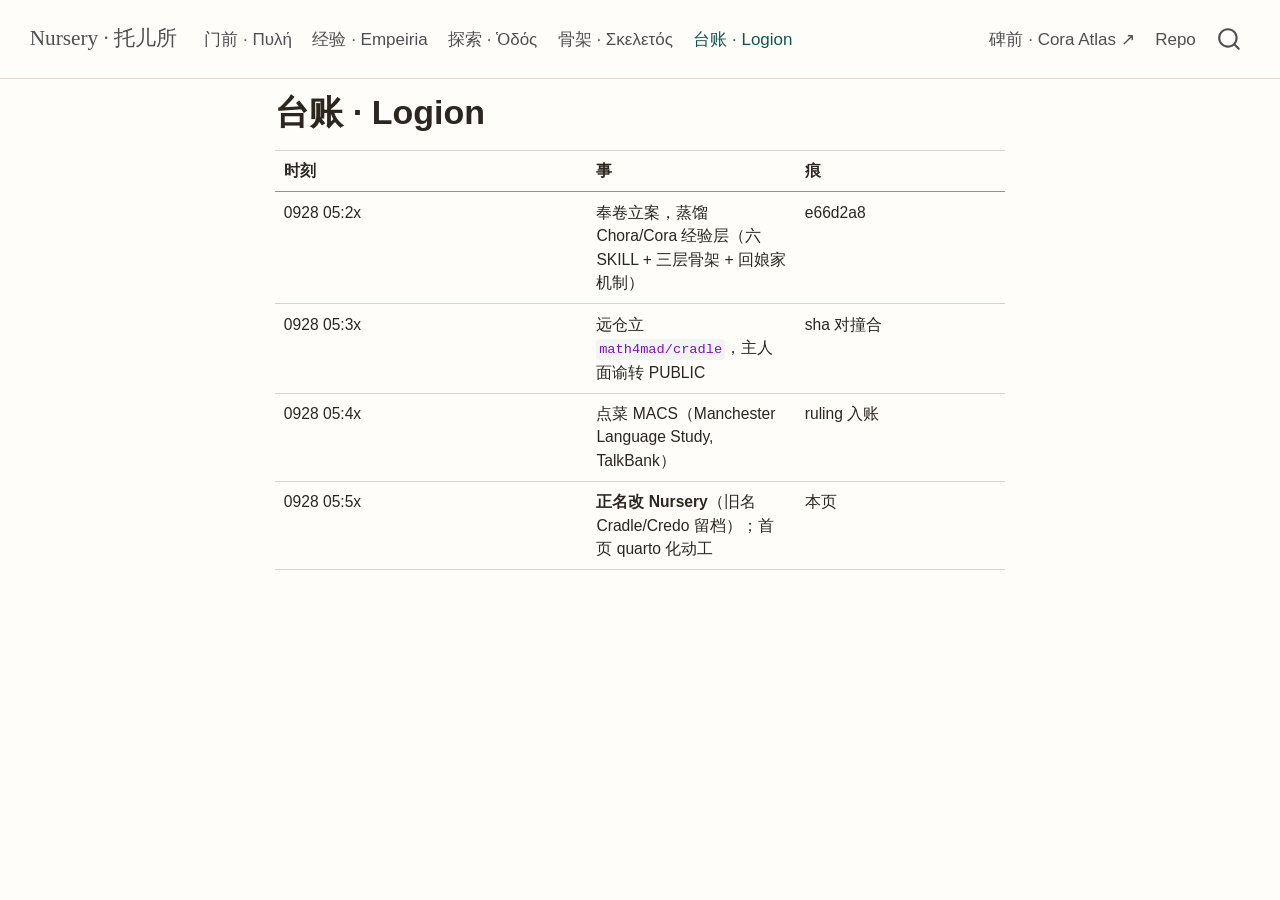
<file: docs/LEDGER.html>
<!DOCTYPE html>
<html xmlns="http://www.w3.org/1999/xhtml" lang="zh-Hans" xml:lang="zh-Hans"><head>

<meta charset="utf-8">
<meta name="generator" content="quarto-1.10.18">

<meta name="viewport" content="width=device-width, initial-scale=1.0, user-scalable=yes">


<title>台账 · Logion – Nursery · 托儿所</title>
<style>
/* Default styles provided by pandoc.
** See https://pandoc.org/MANUAL.html#variables-for-html for config info.
*/
span.smallcaps{font-variant: small-caps;}
div.columns{display: flex; gap: 1.5em;}
div.column{flex: auto;}
@media screen {
div.columns{gap: min(4vw, 1.5em);}
div.column{overflow-x: auto;}
}
div.hanging-indent{margin-left: 1.5em; text-indent: -1.5em;}
ul.task-list{list-style: none;}
ul.task-list li input[type="checkbox"] {
  width: 0.8em;
  margin: 0 0.8em 0.2em -1em; /* quarto-specific, see https://github.com/quarto-dev/quarto-cli/issues/4556 */ 
  vertical-align: middle;
}
</style>


<script src="site_libs/quarto-nav/quarto-nav.js"></script>
<script src="site_libs/quarto-nav/headroom.min.js"></script>
<script src="site_libs/clipboard/clipboard.min.js"></script>
<script src="site_libs/quarto-search/autocomplete.umd.js"></script>
<script src="site_libs/quarto-search/fuse.min.js"></script>
<script src="site_libs/quarto-search/quarto-search.js"></script>
<meta name="quarto:offset" content="./">
<script src="site_libs/quarto-html/quarto.js" type="module"></script>
<script src="site_libs/quarto-html/tabsets/tabsets.js" type="module"></script>
<script src="site_libs/quarto-html/popper.min.js"></script>
<script src="site_libs/quarto-html/tippy.umd.min.js"></script>
<script src="site_libs/quarto-html/anchor.min.js"></script>
<link href="site_libs/quarto-html/tippy.css" rel="stylesheet">
<link href="site_libs/quarto-html/quarto-syntax-highlighting-64a204ab8560d761af7679ceaba22944.css" rel="stylesheet" id="quarto-text-highlighting-styles">
<script src="site_libs/bootstrap/bootstrap.min.js"></script>
<link href="site_libs/bootstrap/bootstrap-icons.css" rel="stylesheet">
<link href="site_libs/bootstrap/bootstrap-a41d09759f1e36b3605fc5ec966b7374.min.css" rel="stylesheet" append-hash="true" id="quarto-bootstrap" data-mode="light">
<script id="quarto-search-options" type="application/json">{
  "location": "navbar",
  "copy-button": false,
  "collapse-after": 3,
  "panel-placement": "end",
  "type": "overlay",
  "limit": 50,
  "keyboard-shortcut": [
    "f",
    "/",
    "s"
  ],
  "show-item-context": false,
  "language": {
    "search-no-results-text": "没有结果",
    "search-matching-documents-text": "匹配的文档",
    "search-copy-link-title": "复制搜索链接",
    "search-hide-matches-text": "隐藏其它匹配结果",
    "search-more-match-text": "更多匹配结果",
    "search-more-matches-text": "更多匹配结果",
    "search-clear-button-title": "清除",
    "search-text-placeholder": "",
    "search-detached-cancel-button-title": "取消",
    "search-submit-button-title": "提交",
    "search-label": "搜索"
  }
}</script>


<link rel="stylesheet" href="styles/site.css">
</head>

<body class="nav-fixed fullcontent quarto-light">

<div id="quarto-search-results"></div>
  <header id="quarto-header" class="headroom fixed-top">
    <nav class="navbar navbar-expand-lg " data-bs-theme="dark">
      <div class="navbar-container container-fluid">
      <div class="navbar-brand-container mx-auto">
    <a class="navbar-brand" href="./index.html">
    <span class="navbar-title">Nursery · 托儿所</span>
    </a>
  </div>
            <div id="quarto-search" class="" title="搜索"></div>
          <button class="navbar-toggler" type="button" data-bs-toggle="collapse" data-bs-target="#navbarCollapse" aria-controls="navbarCollapse" role="menu" aria-expanded="false" aria-label="展开或折叠导航栏" onclick="if (window.quartoToggleHeadroom) { window.quartoToggleHeadroom(); }">
  <span class="navbar-toggler-icon"></span>
</button>
          <div class="collapse navbar-collapse" id="navbarCollapse">
            <ul class="navbar-nav navbar-nav-scroll me-auto">
  <li class="nav-item">
    <a class="nav-link" href="./index.html"> 
<span class="menu-text">门前 · Πυλή</span></a>
  </li>  
  <li class="nav-item">
    <a class="nav-link" href="./experience.html"> 
<span class="menu-text">经验 · Empeiria</span></a>
  </li>  
  <li class="nav-item">
    <a class="nav-link" href="./explore.html"> 
<span class="menu-text">探索 · Ὁδός</span></a>
  </li>  
  <li class="nav-item">
    <a class="nav-link" href="./skeleton.html"> 
<span class="menu-text">骨架 · Σκελετός</span></a>
  </li>  
  <li class="nav-item">
    <a class="nav-link active" href="./LEDGER.html" aria-current="page"> 
<span class="menu-text">台账 · Logion</span></a>
  </li>  
</ul>
            <ul class="navbar-nav navbar-nav-scroll ms-auto">
  <li class="nav-item">
    <a class="nav-link" href="https://math4mad.github.io/cora-atlas/"> 
<span class="menu-text">碑前 · Cora Atlas ↗</span></a>
  </li>  
  <li class="nav-item">
    <a class="nav-link" href="https://github.com/math4mad/cradle"> 
<span class="menu-text">Repo</span></a>
  </li>  
</ul>
          </div> <!-- /navcollapse -->
            <div class="quarto-navbar-tools">
</div>
      </div> <!-- /container-fluid -->
    </nav>
</header>
<!-- content -->
<div id="quarto-content" class="quarto-container page-columns page-rows-contents page-layout-article page-navbar">
<!-- sidebar -->
<!-- margin-sidebar -->
    
<!-- main -->
<main class="content" id="quarto-document-content">

<header id="title-block-header" class="quarto-title-block default">
<div class="quarto-title">
<h1 class="title">台账 · Logion</h1>
</div>



<div class="quarto-title-meta">

    
  
    
  </div>
  


</header>


<table class="caption-top table">
<colgroup>
<col style="width: 42%">
<col style="width: 28%">
<col style="width: 28%">
</colgroup>
<thead>
<tr class="header">
<th>时刻</th>
<th>事</th>
<th>痕</th>
</tr>
</thead>
<tbody>
<tr class="odd">
<td>0928 05:2x</td>
<td>奉卷立案，蒸馏 Chora/Cora 经验层（六 SKILL + 三层骨架 + 回娘家机制）</td>
<td>e66d2a8</td>
</tr>
<tr class="even">
<td>0928 05:3x</td>
<td>远仓立 <code>math4mad/cradle</code>，主人面谕转 PUBLIC</td>
<td>sha 对撞合</td>
</tr>
<tr class="odd">
<td>0928 05:4x</td>
<td>点菜 MACS（Manchester Language Study, TalkBank）</td>
<td>ruling 入账</td>
</tr>
<tr class="even">
<td>0928 05:5x</td>
<td><strong>正名改 Nursery</strong>（旧名 Cradle/Credo 留档）；首页 quarto 化动工</td>
<td>本页</td>
</tr>
</tbody>
</table>



</main> <!-- /main -->
<script id="quarto-html-after-body" type="application/javascript">
  window.document.addEventListener("DOMContentLoaded", function (event) {
    const icon = "";
    const anchorJS = new window.AnchorJS();
    anchorJS.options = {
      placement: 'right',
      icon: icon
    };
    anchorJS.add('.anchored');
    const isCodeAnnotation = (el) => {
      for (const clz of el.classList) {
        if (clz.startsWith('code-annotation-')) {                     
          return true;
        }
      }
      return false;
    }
    const onCopySuccess = function(e) {
      // button target
      const button = e.trigger;
      // don't keep focus
      button.blur();
      // flash "checked"
      button.classList.add('code-copy-button-checked');
      var currentTitle = button.getAttribute("title");
      button.setAttribute("title", "已复制");
      let tooltip;
      if (window.bootstrap) {
        button.setAttribute("data-bs-toggle", "tooltip");
        button.setAttribute("data-bs-placement", "left");
        button.setAttribute("data-bs-title", "已复制");
        tooltip = new bootstrap.Tooltip(button, 
          { trigger: "manual", 
            customClass: "code-copy-button-tooltip",
            offset: [0, -8]});
        tooltip.show();    
      }
      setTimeout(function() {
        if (tooltip) {
          tooltip.hide();
          button.removeAttribute("data-bs-title");
          button.removeAttribute("data-bs-toggle");
          button.removeAttribute("data-bs-placement");
        }
        button.setAttribute("title", currentTitle);
        button.classList.remove('code-copy-button-checked');
      }, 1000);
      // clear code selection
      e.clearSelection();
    }
    const getTextToCopy = function(trigger) {
      const outerScaffold = trigger.parentElement.cloneNode(true);
      const codeEl = outerScaffold.querySelector('code');
      for (const childEl of codeEl.children) {
        if (isCodeAnnotation(childEl)) {
          childEl.remove();
        }
      }
      return codeEl.innerText;
    }
    const clipboard = new window.ClipboardJS('.code-copy-button:not([data-in-quarto-modal])', {
      text: getTextToCopy
    });
    clipboard.on('success', onCopySuccess);
    if (window.document.getElementById('quarto-embedded-source-code-modal')) {
      const clipboardModal = new window.ClipboardJS('.code-copy-button[data-in-quarto-modal]', {
        text: getTextToCopy,
        container: window.document.getElementById('quarto-embedded-source-code-modal')
      });
      clipboardModal.on('success', onCopySuccess);
    }
      var localhostRegex = new RegExp(/^(?:http|https):\/\/localhost\:?[0-9]*\//);
      var mailtoRegex = new RegExp(/^mailto:/);
        var filterRegex = new RegExp('/' + window.location.host + '/');
      var isInternal = (href) => {
          return filterRegex.test(href) || localhostRegex.test(href) || mailtoRegex.test(href);
      }
      // Inspect non-navigation links and adorn them if external
     var links = window.document.querySelectorAll('a[href]:not(.nav-link):not(.navbar-brand):not(.toc-action):not(.sidebar-link):not(.sidebar-item-toggle):not(.pagination-link):not(.no-external):not([aria-hidden]):not(.dropdown-item):not(.quarto-navigation-tool):not(.about-link)');
      for (var i=0; i<links.length; i++) {
        const link = links[i];
        if (!isInternal(link.href)) {
          // undo the damage that might have been done by quarto-nav.js in the case of
          // links that we want to consider external
          if (link.dataset.originalHref !== undefined) {
            link.href = link.dataset.originalHref;
          }
        }
      }
    function tippyHover(el, contentFn, onTriggerFn, onUntriggerFn) {
      const config = {
        allowHTML: true,
        maxWidth: 500,
        delay: 100,
        arrow: false,
        appendTo: function(el) {
            return el.parentElement;
        },
        interactive: true,
        interactiveBorder: 10,
        theme: 'quarto',
        placement: 'bottom-start',
      };
      if (contentFn) {
        config.content = contentFn;
      }
      if (onTriggerFn) {
        config.onTrigger = onTriggerFn;
      }
      if (onUntriggerFn) {
        config.onUntrigger = onUntriggerFn;
      }
      window.tippy(el, config); 
    }
    const noterefs = window.document.querySelectorAll('a[role="doc-noteref"]');
    for (var i=0; i<noterefs.length; i++) {
      const ref = noterefs[i];
      tippyHover(ref, function() {
        // use id or data attribute instead here
        let href = ref.getAttribute('data-footnote-href') || ref.getAttribute('href');
        try { href = new URL(href).hash; } catch {}
        const id = href.replace(/^#\/?/, "");
        const note = window.document.getElementById(id);
        if (note) {
          return note.innerHTML;
        } else {
          return "";
        }
      });
    }
    const xrefs = window.document.querySelectorAll('a.quarto-xref');
    const processXRef = (id, note) => {
      // Strip column container classes
      const stripColumnClz = (el) => {
        el.classList.remove("page-full", "page-columns");
        if (el.children) {
          for (const child of el.children) {
            stripColumnClz(child);
          }
        }
      }
      stripColumnClz(note)
      if (id === null || id.startsWith('sec-')) {
        // Special case sections, only their first couple elements
        const container = document.createElement("div");
        if (note.children && note.children.length > 2) {
          container.appendChild(note.children[0].cloneNode(true));
          for (let i = 1; i < note.children.length; i++) {
            const child = note.children[i];
            if (child.tagName === "P" && child.innerText === "") {
              continue;
            } else {
              container.appendChild(child.cloneNode(true));
              break;
            }
          }
          if (window.Quarto?.typesetMath) {
            window.Quarto.typesetMath(container);
          }
          return container.innerHTML
        } else {
          if (window.Quarto?.typesetMath) {
            window.Quarto.typesetMath(note);
          }
          return note.innerHTML;
        }
      } else {
        // Remove any anchor links if they are present
        const anchorLink = note.querySelector('a.anchorjs-link');
        if (anchorLink) {
          anchorLink.remove();
        }
        if (window.Quarto?.typesetMath) {
          window.Quarto.typesetMath(note);
        }
        if (note.classList.contains("callout")) {
          return note.outerHTML;
        } else {
          return note.innerHTML;
        }
      }
    }
    for (var i=0; i<xrefs.length; i++) {
      const xref = xrefs[i];
      tippyHover(xref, undefined, function(instance) {
        instance.disable();
        let url = xref.getAttribute('href');
        let hash = undefined; 
        if (url.startsWith('#')) {
          hash = url;
        } else {
          try { hash = new URL(url).hash; } catch {}
        }
        if (hash) {
          const id = hash.replace(/^#\/?/, "");
          const note = window.document.getElementById(id);
          if (note !== null) {
            try {
              const html = processXRef(id, note.cloneNode(true));
              instance.setContent(html);
            } finally {
              instance.enable();
              instance.show();
            }
          } else {
            // See if we can fetch this
            fetch(url.split('#')[0])
            .then(res => res.text())
            .then(html => {
              const parser = new DOMParser();
              const htmlDoc = parser.parseFromString(html, "text/html");
              const note = htmlDoc.getElementById(id);
              if (note !== null) {
                const html = processXRef(id, note);
                instance.setContent(html);
              } 
            }).finally(() => {
              instance.enable();
              instance.show();
            });
          }
        } else {
          // See if we can fetch a full url (with no hash to target)
          // This is a special case and we should probably do some content thinning / targeting
          fetch(url)
          .then(res => res.text())
          .then(html => {
            const parser = new DOMParser();
            const htmlDoc = parser.parseFromString(html, "text/html");
            const note = htmlDoc.querySelector('main.content');
            if (note !== null) {
              // This should only happen for chapter cross references
              // (since there is no id in the URL)
              // remove the first header
              if (note.children.length > 0 && note.children[0].tagName === "HEADER") {
                note.children[0].remove();
              }
              const html = processXRef(null, note);
              instance.setContent(html);
            } 
          }).finally(() => {
            instance.enable();
            instance.show();
          });
        }
      }, function(instance) {
      });
    }
        let selectedAnnoteEl;
        const selectorForAnnotation = ( cell, annotation) => {
          let cellAttr = 'data-code-cell="' + cell + '"';
          let lineAttr = 'data-code-annotation="' +  annotation + '"';
          const selector = 'span[' + cellAttr + '][' + lineAttr + ']';
          return selector;
        }
        const selectCodeLines = (annoteEl) => {
          const doc = window.document;
          const targetCell = annoteEl.getAttribute("data-target-cell");
          const targetAnnotation = annoteEl.getAttribute("data-target-annotation");
          const annoteSpan = window.document.querySelector(selectorForAnnotation(targetCell, targetAnnotation));
          const lines = annoteSpan.getAttribute("data-code-lines").split(",");
          const lineIds = lines.map((line) => {
            return targetCell + "-" + line;
          })
          let top = null;
          let height = null;
          let parent = null;
          if (lineIds.length > 0) {
              //compute the position of the single el (top and bottom and make a div)
              const el = window.document.getElementById(lineIds[0]);
              top = el.offsetTop;
              height = el.offsetHeight;
              parent = el.parentElement.parentElement;
            if (lineIds.length > 1) {
              const lastEl = window.document.getElementById(lineIds[lineIds.length - 1]);
              const bottom = lastEl.offsetTop + lastEl.offsetHeight;
              height = bottom - top;
            }
            if (top !== null && height !== null && parent !== null) {
              // cook up a div (if necessary) and position it 
              let div = window.document.getElementById("code-annotation-line-highlight");
              if (div === null) {
                div = window.document.createElement("div");
                div.setAttribute("id", "code-annotation-line-highlight");
                div.style.position = 'absolute';
                parent.appendChild(div);
              }
              div.style.top = top - 2 + "px";
              div.style.height = height + 4 + "px";
              div.style.left = 0;
              let gutterDiv = window.document.getElementById("code-annotation-line-highlight-gutter");
              if (gutterDiv === null) {
                gutterDiv = window.document.createElement("div");
                gutterDiv.setAttribute("id", "code-annotation-line-highlight-gutter");
                gutterDiv.style.position = 'absolute';
                const codeCell = window.document.getElementById(targetCell);
                const gutter = codeCell.querySelector('.code-annotation-gutter');
                gutter.appendChild(gutterDiv);
              }
              gutterDiv.style.top = top - 2 + "px";
              gutterDiv.style.height = height + 4 + "px";
            }
            selectedAnnoteEl = annoteEl;
          }
        };
        const unselectCodeLines = () => {
          const elementsIds = ["code-annotation-line-highlight", "code-annotation-line-highlight-gutter"];
          elementsIds.forEach((elId) => {
            const div = window.document.getElementById(elId);
            if (div) {
              div.remove();
            }
          });
          selectedAnnoteEl = undefined;
        };
          // Handle positioning of the toggle
      window.addEventListener(
        "resize",
        throttle(() => {
          elRect = undefined;
          if (selectedAnnoteEl) {
            selectCodeLines(selectedAnnoteEl);
          }
        }, 10)
      );
      function throttle(fn, ms) {
      let throttle = false;
      let timer;
        return (...args) => {
          if(!throttle) { // first call gets through
              fn.apply(this, args);
              throttle = true;
          } else { // all the others get throttled
              if(timer) clearTimeout(timer); // cancel #2
              timer = setTimeout(() => {
                fn.apply(this, args);
                timer = throttle = false;
              }, ms);
          }
        };
      }
        // Attach click handler to the DT
        const annoteDls = window.document.querySelectorAll('dt[data-target-cell]');
        for (const annoteDlNode of annoteDls) {
          annoteDlNode.addEventListener('click', (event) => {
            const clickedEl = event.target;
            if (clickedEl !== selectedAnnoteEl) {
              unselectCodeLines();
              const activeEl = window.document.querySelector('dt[data-target-cell].code-annotation-active');
              if (activeEl) {
                activeEl.classList.remove('code-annotation-active');
              }
              selectCodeLines(clickedEl);
              clickedEl.classList.add('code-annotation-active');
            } else {
              // Unselect the line
              unselectCodeLines();
              clickedEl.classList.remove('code-annotation-active');
            }
          });
        }
    const findCites = (el) => {
      const parentEl = el.parentElement;
      if (parentEl) {
        const cites = parentEl.dataset.cites;
        if (cites) {
          return {
            el,
            cites: cites.split(' ')
          };
        } else {
          return findCites(el.parentElement)
        }
      } else {
        return undefined;
      }
    };
    var bibliorefs = window.document.querySelectorAll('a[role="doc-biblioref"]');
    for (var i=0; i<bibliorefs.length; i++) {
      const ref = bibliorefs[i];
      const citeInfo = findCites(ref);
      if (citeInfo) {
        tippyHover(citeInfo.el, function() {
          var popup = window.document.createElement('div');
          citeInfo.cites.forEach(function(cite) {
            var citeDiv = window.document.createElement('div');
            citeDiv.classList.add('hanging-indent');
            citeDiv.classList.add('csl-entry');
            var biblioDiv = window.document.getElementById('ref-' + cite);
            if (biblioDiv) {
              citeDiv.innerHTML = biblioDiv.innerHTML;
            }
            popup.appendChild(citeDiv);
          });
          return popup.innerHTML;
        });
      }
    }
  });
  </script>
</div> <!-- /content -->




</body></html>
</file>
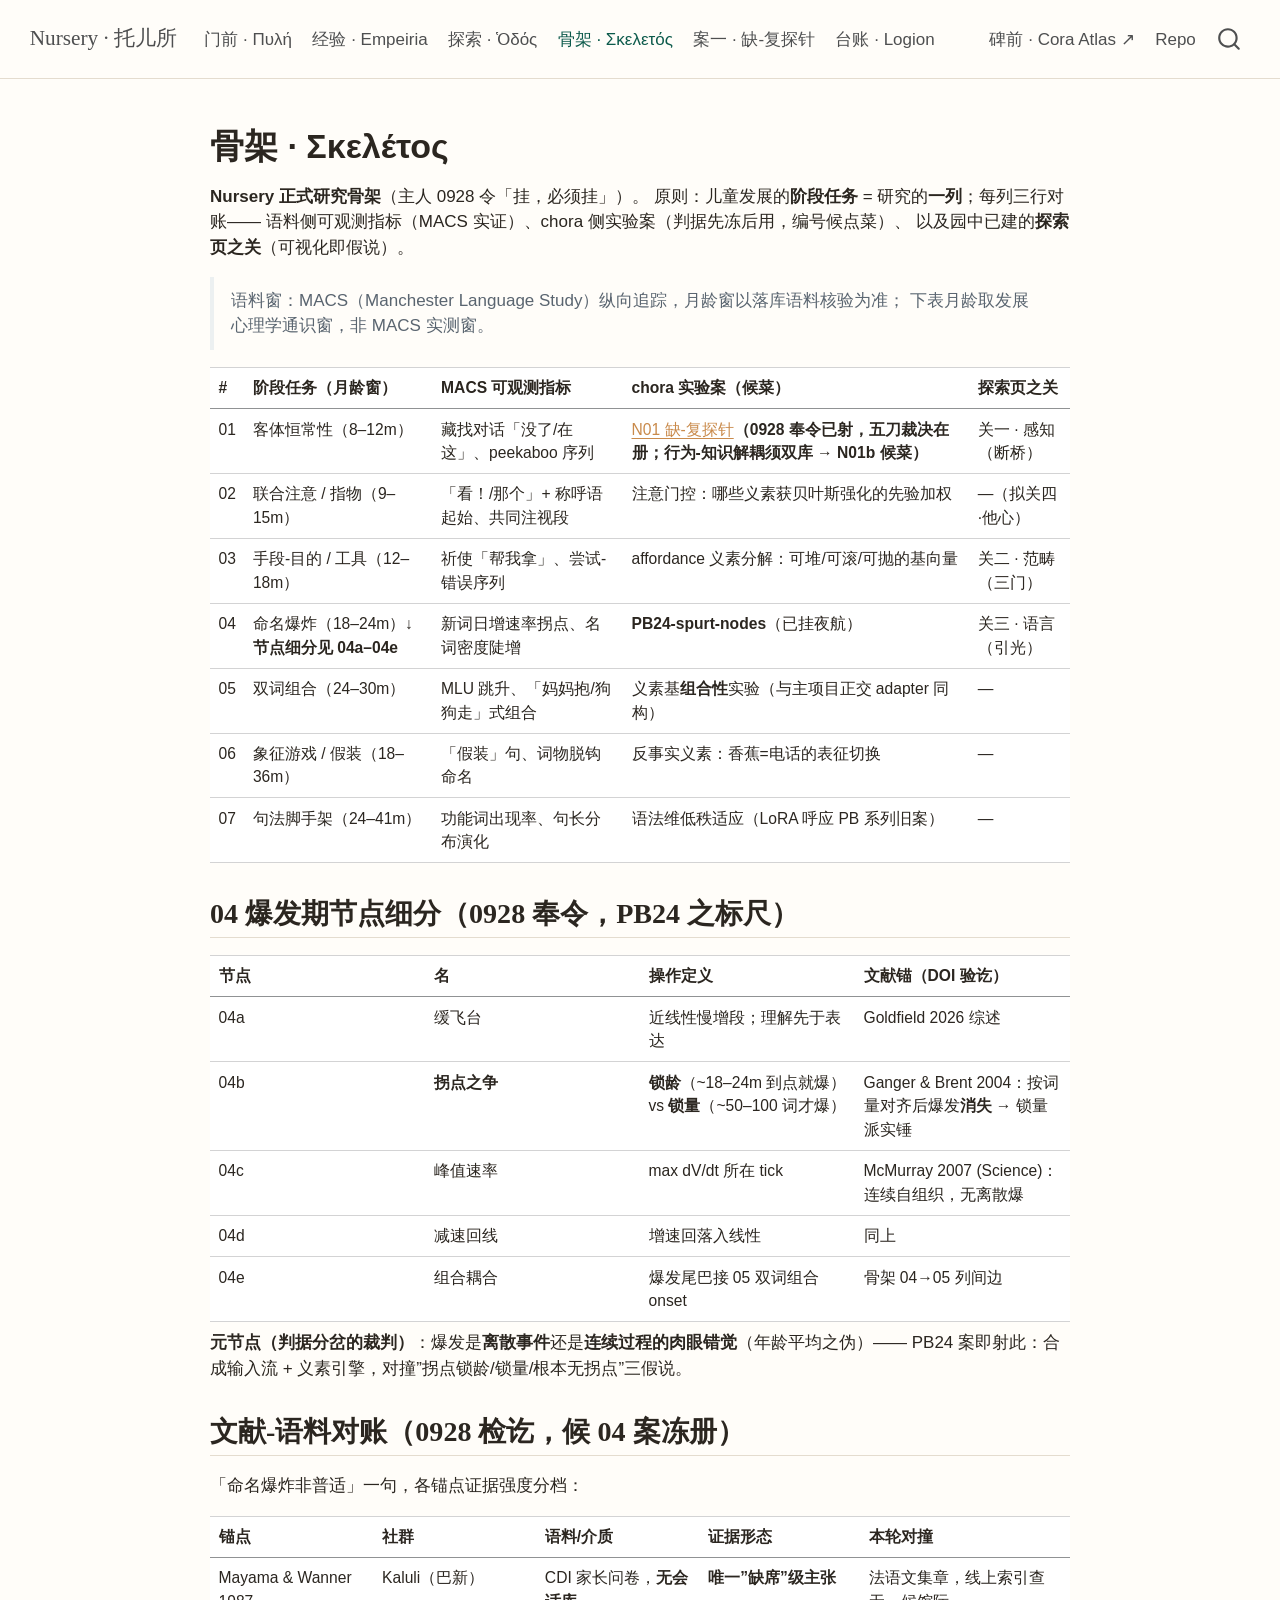
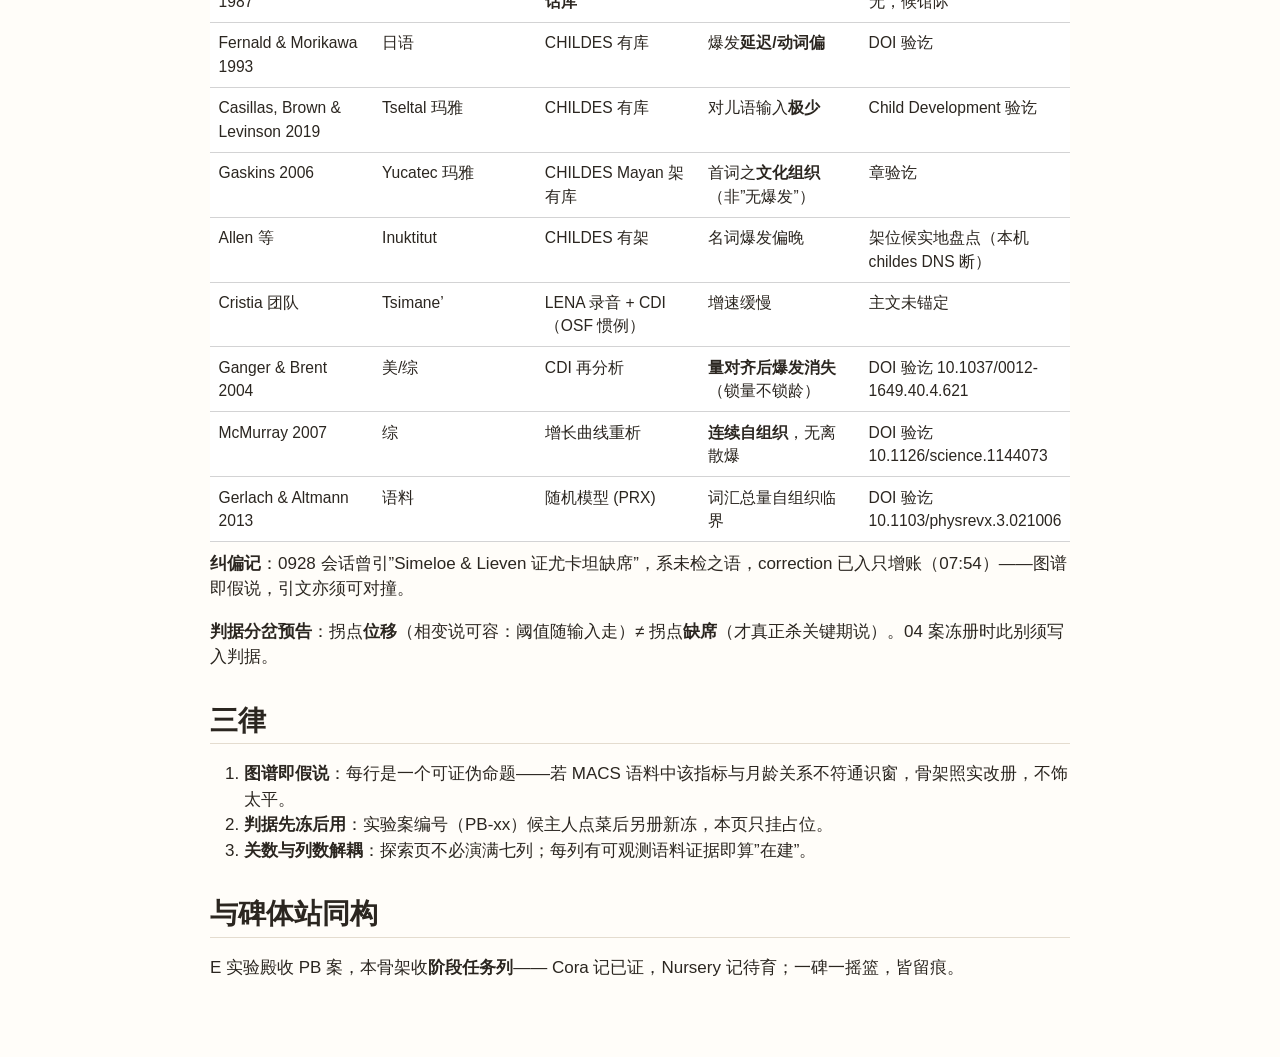
<file: docs/skeleton.html>
<!DOCTYPE html>
<html xmlns="http://www.w3.org/1999/xhtml" lang="zh-Hans" xml:lang="zh-Hans"><head>

<meta charset="utf-8">
<meta name="generator" content="quarto-1.10.18">

<meta name="viewport" content="width=device-width, initial-scale=1.0, user-scalable=yes">


<title>skeleton – Nursery · 托儿所</title>
<style>
/* Default styles provided by pandoc.
** See https://pandoc.org/MANUAL.html#variables-for-html for config info.
*/
span.smallcaps{font-variant: small-caps;}
div.columns{display: flex; gap: 1.5em;}
div.column{flex: auto;}
@media screen {
div.columns{gap: min(4vw, 1.5em);}
div.column{overflow-x: auto;}
}
div.hanging-indent{margin-left: 1.5em; text-indent: -1.5em;}
ul.task-list{list-style: none;}
ul.task-list li input[type="checkbox"] {
  width: 0.8em;
  margin: 0 0.8em 0.2em -1em; /* quarto-specific, see https://github.com/quarto-dev/quarto-cli/issues/4556 */ 
  vertical-align: middle;
}
</style>


<script src="site_libs/quarto-nav/quarto-nav.js"></script>
<script src="site_libs/quarto-nav/headroom.min.js"></script>
<script src="site_libs/clipboard/clipboard.min.js"></script>
<script src="site_libs/quarto-search/autocomplete.umd.js"></script>
<script src="site_libs/quarto-search/fuse.min.js"></script>
<script src="site_libs/quarto-search/quarto-search.js"></script>
<meta name="quarto:offset" content="./">
<script src="site_libs/quarto-html/quarto.js" type="module"></script>
<script src="site_libs/quarto-html/tabsets/tabsets.js" type="module"></script>
<script src="site_libs/quarto-html/popper.min.js"></script>
<script src="site_libs/quarto-html/tippy.umd.min.js"></script>
<script src="site_libs/quarto-html/anchor.min.js"></script>
<link href="site_libs/quarto-html/tippy.css" rel="stylesheet">
<link href="site_libs/quarto-html/quarto-syntax-highlighting-64a204ab8560d761af7679ceaba22944.css" rel="stylesheet" id="quarto-text-highlighting-styles">
<script src="site_libs/bootstrap/bootstrap.min.js"></script>
<link href="site_libs/bootstrap/bootstrap-icons.css" rel="stylesheet">
<link href="site_libs/bootstrap/bootstrap-a41d09759f1e36b3605fc5ec966b7374.min.css" rel="stylesheet" append-hash="true" id="quarto-bootstrap" data-mode="light">
<script id="quarto-search-options" type="application/json">{
  "location": "navbar",
  "copy-button": false,
  "collapse-after": 3,
  "panel-placement": "end",
  "type": "overlay",
  "limit": 50,
  "keyboard-shortcut": [
    "f",
    "/",
    "s"
  ],
  "show-item-context": false,
  "language": {
    "search-no-results-text": "没有结果",
    "search-matching-documents-text": "匹配的文档",
    "search-copy-link-title": "复制搜索链接",
    "search-hide-matches-text": "隐藏其它匹配结果",
    "search-more-match-text": "更多匹配结果",
    "search-more-matches-text": "更多匹配结果",
    "search-clear-button-title": "清除",
    "search-text-placeholder": "",
    "search-detached-cancel-button-title": "取消",
    "search-submit-button-title": "提交",
    "search-label": "搜索"
  }
}</script>


<link rel="stylesheet" href="styles/site.css">
</head>

<body class="nav-fixed quarto-light">

<div id="quarto-search-results"></div>
  <header id="quarto-header" class="headroom fixed-top">
    <nav class="navbar navbar-expand-lg " data-bs-theme="dark">
      <div class="navbar-container container-fluid">
      <div class="navbar-brand-container mx-auto">
    <a class="navbar-brand" href="./index.html">
    <span class="navbar-title">Nursery · 托儿所</span>
    </a>
  </div>
            <div id="quarto-search" class="" title="搜索"></div>
          <button class="navbar-toggler" type="button" data-bs-toggle="collapse" data-bs-target="#navbarCollapse" aria-controls="navbarCollapse" role="menu" aria-expanded="false" aria-label="展开或折叠导航栏" onclick="if (window.quartoToggleHeadroom) { window.quartoToggleHeadroom(); }">
  <span class="navbar-toggler-icon"></span>
</button>
          <div class="collapse navbar-collapse" id="navbarCollapse">
            <ul class="navbar-nav navbar-nav-scroll me-auto">
  <li class="nav-item">
    <a class="nav-link" href="./index.html"> 
<span class="menu-text">门前 · Πυλή</span></a>
  </li>  
  <li class="nav-item">
    <a class="nav-link" href="./experience.html"> 
<span class="menu-text">经验 · Empeiria</span></a>
  </li>  
  <li class="nav-item">
    <a class="nav-link" href="./explore.html"> 
<span class="menu-text">探索 · Ὁδός</span></a>
  </li>  
  <li class="nav-item">
    <a class="nav-link active" href="./skeleton.html" aria-current="page"> 
<span class="menu-text">骨架 · Σκελετός</span></a>
  </li>  
  <li class="nav-item">
    <a class="nav-link" href="./experiment.html"> 
<span class="menu-text">案一 · 缺-复探针</span></a>
  </li>  
  <li class="nav-item">
    <a class="nav-link" href="./LEDGER.html"> 
<span class="menu-text">台账 · Logion</span></a>
  </li>  
</ul>
            <ul class="navbar-nav navbar-nav-scroll ms-auto">
  <li class="nav-item">
    <a class="nav-link" href="https://math4mad.github.io/cora-atlas/"> 
<span class="menu-text">碑前 · Cora Atlas ↗</span></a>
  </li>  
  <li class="nav-item">
    <a class="nav-link" href="https://github.com/math4mad/cradle"> 
<span class="menu-text">Repo</span></a>
  </li>  
</ul>
          </div> <!-- /navcollapse -->
            <div class="quarto-navbar-tools">
</div>
      </div> <!-- /container-fluid -->
    </nav>
</header>
<!-- content -->
<div id="quarto-content" class="quarto-container page-columns page-rows-contents page-layout-full page-navbar">
<!-- sidebar -->
<!-- margin-sidebar -->
    
<!-- main -->
<main class="content column-page" id="quarto-document-content"><header id="title-block-header" class="quarto-title-block"></header>




<section id="骨架-σκελέτος" class="level1">
<h1>骨架 · Σκελέτος</h1>
<div id="skel-intro">
<p><strong>Nursery 正式研究骨架</strong>（主人 0928 令「挂，必须挂」）。 原则：儿童发展的<strong>阶段任务</strong> = 研究的<strong>一列</strong>；每列三行对账—— 语料侧可观测指标（MACS 实证）、chora 侧实验案（判据先冻后用，编号候点菜）、 以及园中已建的<strong>探索页之关</strong>（可视化即假说）。</p>
<blockquote class="blockquote">
<p>语料窗：MACS（Manchester Language Study）纵向追踪，月龄窗以落库语料核验为准； 下表月龄取发展心理学通识窗，非 MACS 实测窗。</p>
</blockquote>
</div>
<table class="caption-top table">
<thead>
<tr class="header">
<th>#</th>
<th>阶段任务（月龄窗）</th>
<th>MACS 可观测指标</th>
<th>chora 实验案（候菜）</th>
<th>探索页之关</th>
</tr>
</thead>
<tbody>
<tr class="odd">
<td>01</td>
<td>客体恒常性（8–12m）</td>
<td>藏找对话「没了/在这」、peekaboo 序列</td>
<td><strong><a href="./experiment.html">N01 缺-复探针</a>（0928 奉令已射，五刀裁决在册；行为-知识解耦须双库 → N01b 候菜）</strong></td>
<td>关一 · 感知（断桥）</td>
</tr>
<tr class="even">
<td>02</td>
<td>联合注意 / 指物（9–15m）</td>
<td>「看！/那个」+ 称呼语起始、共同注视段</td>
<td>注意门控：哪些义素获贝叶斯强化的先验加权</td>
<td>—（拟关四·他心）</td>
</tr>
<tr class="odd">
<td>03</td>
<td>手段-目的 / 工具（12–18m）</td>
<td>祈使「帮我拿」、尝试-错误序列</td>
<td>affordance 义素分解：可堆/可滚/可抛的基向量</td>
<td>关二 · 范畴（三门）</td>
</tr>
<tr class="even">
<td>04</td>
<td>命名爆炸（18–24m）<strong>↓ 节点细分见 04a–04e</strong></td>
<td>新词日增速率拐点、名词密度陡增</td>
<td><strong>PB24-spurt-nodes</strong>（已挂夜航）</td>
<td>关三 · 语言（引光）</td>
</tr>
<tr class="odd">
<td>05</td>
<td>双词组合（24–30m）</td>
<td>MLU 跳升、「妈妈抱/狗狗走」式组合</td>
<td>义素基<strong>组合性</strong>实验（与主项目正交 adapter 同构）</td>
<td>—</td>
</tr>
<tr class="even">
<td>06</td>
<td>象征游戏 / 假装（18–36m）</td>
<td>「假装」句、词物脱钩命名</td>
<td>反事实义素：香蕉=电话的表征切换</td>
<td>—</td>
</tr>
<tr class="odd">
<td>07</td>
<td>句法脚手架（24–41m）</td>
<td>功能词出现率、句长分布演化</td>
<td>语法维低秩适应（LoRA 呼应 PB 系列旧案）</td>
<td>—</td>
</tr>
</tbody>
</table>
<div id="skel-04">
<section id="爆发期节点细分0928-奉令pb24-之标尺" class="level2">
<h2 class="anchored" data-anchor-id="爆发期节点细分0928-奉令pb24-之标尺">04 爆发期节点细分（0928 奉令，PB24 之标尺）</h2>
<table class="caption-top table">
<colgroup>
<col style="width: 25%">
<col style="width: 25%">
<col style="width: 25%">
<col style="width: 25%">
</colgroup>
<thead>
<tr class="header">
<th>节点</th>
<th>名</th>
<th>操作定义</th>
<th>文献锚（DOI 验讫）</th>
</tr>
</thead>
<tbody>
<tr class="odd">
<td>04a</td>
<td>缓飞台</td>
<td>近线性慢增段；理解先于表达</td>
<td>Goldfield 2026 综述</td>
</tr>
<tr class="even">
<td>04b</td>
<td><strong>拐点之争</strong></td>
<td><strong>锁龄</strong>（~18–24m 到点就爆）vs <strong>锁量</strong>（~50–100 词才爆）</td>
<td>Ganger &amp; Brent 2004：按词量对齐后爆发<strong>消失</strong> → 锁量派实锤</td>
</tr>
<tr class="odd">
<td>04c</td>
<td>峰值速率</td>
<td>max dV/dt 所在 tick</td>
<td>McMurray 2007 (Science)：连续自组织，无离散爆</td>
</tr>
<tr class="even">
<td>04d</td>
<td>减速回线</td>
<td>增速回落入线性</td>
<td>同上</td>
</tr>
<tr class="odd">
<td>04e</td>
<td>组合耦合</td>
<td>爆发尾巴接 05 双词组合 onset</td>
<td>骨架 04→05 列间边</td>
</tr>
</tbody>
</table>
<p><strong>元节点（判据分岔的裁判）</strong>：爆发是<strong>离散事件</strong>还是<strong>连续过程的肉眼错觉</strong>（年龄平均之伪）—— PB24 案即射此：合成输入流 + 义素引擎，对撞”拐点锁龄/锁量/根本无拐点”三假说。</p>
</section>
</div>
<div id="skel-refs">
<section id="文献-语料对账0928-检讫候-04-案冻册" class="level2">
<h2 class="anchored" data-anchor-id="文献-语料对账0928-检讫候-04-案冻册">文献-语料对账（0928 检讫，候 04 案冻册）</h2>
<p>「命名爆炸非普适」一句，各锚点证据强度分档：</p>
<table class="caption-top table">
<colgroup>
<col style="width: 20%">
<col style="width: 20%">
<col style="width: 20%">
<col style="width: 20%">
<col style="width: 20%">
</colgroup>
<thead>
<tr class="header">
<th>锚点</th>
<th>社群</th>
<th>语料/介质</th>
<th>证据形态</th>
<th>本轮对撞</th>
</tr>
</thead>
<tbody>
<tr class="odd">
<td>Mayama &amp; Wanner 1987</td>
<td>Kaluli（巴新）</td>
<td>CDI 家长问卷，<strong>无会话库</strong></td>
<td><strong>唯一”缺席”级主张</strong></td>
<td>法语文集章，线上索引查无，候馆际</td>
</tr>
<tr class="even">
<td>Fernald &amp; Morikawa 1993</td>
<td>日语</td>
<td>CHILDES 有库</td>
<td>爆发<strong>延迟/动词偏</strong></td>
<td>DOI 验讫</td>
</tr>
<tr class="odd">
<td>Casillas, Brown &amp; Levinson 2019</td>
<td>Tseltal 玛雅</td>
<td>CHILDES 有库</td>
<td>对儿语输入<strong>极少</strong></td>
<td>Child Development 验讫</td>
</tr>
<tr class="even">
<td>Gaskins 2006</td>
<td>Yucatec 玛雅</td>
<td>CHILDES Mayan 架有库</td>
<td>首词之<strong>文化组织</strong>（非”无爆发”）</td>
<td>章验讫</td>
</tr>
<tr class="odd">
<td>Allen 等</td>
<td>Inuktitut</td>
<td>CHILDES 有架</td>
<td>名词爆发偏晚</td>
<td>架位候实地盘点（本机 childes DNS 断）</td>
</tr>
<tr class="even">
<td>Cristia 团队</td>
<td>Tsimane’</td>
<td>LENA 录音 + CDI（OSF 惯例）</td>
<td>增速缓慢</td>
<td>主文未锚定</td>
</tr>
<tr class="odd">
<td>Ganger &amp; Brent 2004</td>
<td>美/综</td>
<td>CDI 再分析</td>
<td><strong>量对齐后爆发消失</strong>（锁量不锁龄）</td>
<td>DOI 验讫 10.1037/0012-1649.40.4.621</td>
</tr>
<tr class="even">
<td>McMurray 2007</td>
<td>综</td>
<td>增长曲线重析</td>
<td><strong>连续自组织</strong>，无离散爆</td>
<td>DOI 验讫 10.1126/science.1144073</td>
</tr>
<tr class="odd">
<td>Gerlach &amp; Altmann 2013</td>
<td>语料</td>
<td>随机模型 (PRX)</td>
<td>词汇总量自组织临界</td>
<td>DOI 验讫 10.1103/physrevx.3.021006</td>
</tr>
</tbody>
</table>
<p><strong>纠偏记</strong>：0928 会话曾引”Simeloe &amp; Lieven 证尤卡坦缺席”，系未检之语，correction 已入只增账（07:54）——图谱即假说，引文亦须可对撞。</p>
<p><strong>判据分岔预告</strong>：拐点<strong>位移</strong>（相变说可容：阈值随输入走）≠ 拐点<strong>缺席</strong>（才真正杀关键期说）。04 案冻册时此别须写入判据。</p>
</section>
</div>
<div id="skel-notes">
<section id="三律" class="level2">
<h2 class="anchored" data-anchor-id="三律">三律</h2>
<ol type="1">
<li><strong>图谱即假说</strong>：每行是一个可证伪命题——若 MACS 语料中该指标与月龄关系不符通识窗，骨架照实改册，不饰太平。</li>
<li><strong>判据先冻后用</strong>：实验案编号（PB-xx）候主人点菜后另册新冻，本页只挂占位。</li>
<li><strong>关数与列数解耦</strong>：探索页不必演满七列；每列有可观测语料证据即算”在建”。</li>
</ol>
</section>
<section id="与碑体站同构" class="level2">
<h2 class="anchored" data-anchor-id="与碑体站同构">与碑体站同构</h2>
<p>Ε 实验殿收 PB 案，本骨架收<strong>阶段任务列</strong>—— Cora 记已证，Nursery 记待育；一碑一摇篮，皆留痕。</p>
</section>
</div>


</section>

</main> <!-- /main -->
<script id="quarto-html-after-body" type="application/javascript">
  window.document.addEventListener("DOMContentLoaded", function (event) {
    const icon = "";
    const anchorJS = new window.AnchorJS();
    anchorJS.options = {
      placement: 'right',
      icon: icon
    };
    anchorJS.add('.anchored');
    const isCodeAnnotation = (el) => {
      for (const clz of el.classList) {
        if (clz.startsWith('code-annotation-')) {                     
          return true;
        }
      }
      return false;
    }
    const onCopySuccess = function(e) {
      // button target
      const button = e.trigger;
      // don't keep focus
      button.blur();
      // flash "checked"
      button.classList.add('code-copy-button-checked');
      var currentTitle = button.getAttribute("title");
      button.setAttribute("title", "已复制");
      let tooltip;
      if (window.bootstrap) {
        button.setAttribute("data-bs-toggle", "tooltip");
        button.setAttribute("data-bs-placement", "left");
        button.setAttribute("data-bs-title", "已复制");
        tooltip = new bootstrap.Tooltip(button, 
          { trigger: "manual", 
            customClass: "code-copy-button-tooltip",
            offset: [0, -8]});
        tooltip.show();    
      }
      setTimeout(function() {
        if (tooltip) {
          tooltip.hide();
          button.removeAttribute("data-bs-title");
          button.removeAttribute("data-bs-toggle");
          button.removeAttribute("data-bs-placement");
        }
        button.setAttribute("title", currentTitle);
        button.classList.remove('code-copy-button-checked');
      }, 1000);
      // clear code selection
      e.clearSelection();
    }
    const getTextToCopy = function(trigger) {
      const outerScaffold = trigger.parentElement.cloneNode(true);
      const codeEl = outerScaffold.querySelector('code');
      for (const childEl of codeEl.children) {
        if (isCodeAnnotation(childEl)) {
          childEl.remove();
        }
      }
      return codeEl.innerText;
    }
    const clipboard = new window.ClipboardJS('.code-copy-button:not([data-in-quarto-modal])', {
      text: getTextToCopy
    });
    clipboard.on('success', onCopySuccess);
    if (window.document.getElementById('quarto-embedded-source-code-modal')) {
      const clipboardModal = new window.ClipboardJS('.code-copy-button[data-in-quarto-modal]', {
        text: getTextToCopy,
        container: window.document.getElementById('quarto-embedded-source-code-modal')
      });
      clipboardModal.on('success', onCopySuccess);
    }
      var localhostRegex = new RegExp(/^(?:http|https):\/\/localhost\:?[0-9]*\//);
      var mailtoRegex = new RegExp(/^mailto:/);
        var filterRegex = new RegExp('/' + window.location.host + '/');
      var isInternal = (href) => {
          return filterRegex.test(href) || localhostRegex.test(href) || mailtoRegex.test(href);
      }
      // Inspect non-navigation links and adorn them if external
     var links = window.document.querySelectorAll('a[href]:not(.nav-link):not(.navbar-brand):not(.toc-action):not(.sidebar-link):not(.sidebar-item-toggle):not(.pagination-link):not(.no-external):not([aria-hidden]):not(.dropdown-item):not(.quarto-navigation-tool):not(.about-link)');
      for (var i=0; i<links.length; i++) {
        const link = links[i];
        if (!isInternal(link.href)) {
          // undo the damage that might have been done by quarto-nav.js in the case of
          // links that we want to consider external
          if (link.dataset.originalHref !== undefined) {
            link.href = link.dataset.originalHref;
          }
        }
      }
    function tippyHover(el, contentFn, onTriggerFn, onUntriggerFn) {
      const config = {
        allowHTML: true,
        maxWidth: 500,
        delay: 100,
        arrow: false,
        appendTo: function(el) {
            return el.parentElement;
        },
        interactive: true,
        interactiveBorder: 10,
        theme: 'quarto',
        placement: 'bottom-start',
      };
      if (contentFn) {
        config.content = contentFn;
      }
      if (onTriggerFn) {
        config.onTrigger = onTriggerFn;
      }
      if (onUntriggerFn) {
        config.onUntrigger = onUntriggerFn;
      }
      window.tippy(el, config); 
    }
    const noterefs = window.document.querySelectorAll('a[role="doc-noteref"]');
    for (var i=0; i<noterefs.length; i++) {
      const ref = noterefs[i];
      tippyHover(ref, function() {
        // use id or data attribute instead here
        let href = ref.getAttribute('data-footnote-href') || ref.getAttribute('href');
        try { href = new URL(href).hash; } catch {}
        const id = href.replace(/^#\/?/, "");
        const note = window.document.getElementById(id);
        if (note) {
          return note.innerHTML;
        } else {
          return "";
        }
      });
    }
    const xrefs = window.document.querySelectorAll('a.quarto-xref');
    const processXRef = (id, note) => {
      // Strip column container classes
      const stripColumnClz = (el) => {
        el.classList.remove("page-full", "page-columns");
        if (el.children) {
          for (const child of el.children) {
            stripColumnClz(child);
          }
        }
      }
      stripColumnClz(note)
      if (id === null || id.startsWith('sec-')) {
        // Special case sections, only their first couple elements
        const container = document.createElement("div");
        if (note.children && note.children.length > 2) {
          container.appendChild(note.children[0].cloneNode(true));
          for (let i = 1; i < note.children.length; i++) {
            const child = note.children[i];
            if (child.tagName === "P" && child.innerText === "") {
              continue;
            } else {
              container.appendChild(child.cloneNode(true));
              break;
            }
          }
          if (window.Quarto?.typesetMath) {
            window.Quarto.typesetMath(container);
          }
          return container.innerHTML
        } else {
          if (window.Quarto?.typesetMath) {
            window.Quarto.typesetMath(note);
          }
          return note.innerHTML;
        }
      } else {
        // Remove any anchor links if they are present
        const anchorLink = note.querySelector('a.anchorjs-link');
        if (anchorLink) {
          anchorLink.remove();
        }
        if (window.Quarto?.typesetMath) {
          window.Quarto.typesetMath(note);
        }
        if (note.classList.contains("callout")) {
          return note.outerHTML;
        } else {
          return note.innerHTML;
        }
      }
    }
    for (var i=0; i<xrefs.length; i++) {
      const xref = xrefs[i];
      tippyHover(xref, undefined, function(instance) {
        instance.disable();
        let url = xref.getAttribute('href');
        let hash = undefined; 
        if (url.startsWith('#')) {
          hash = url;
        } else {
          try { hash = new URL(url).hash; } catch {}
        }
        if (hash) {
          const id = hash.replace(/^#\/?/, "");
          const note = window.document.getElementById(id);
          if (note !== null) {
            try {
              const html = processXRef(id, note.cloneNode(true));
              instance.setContent(html);
            } finally {
              instance.enable();
              instance.show();
            }
          } else {
            // See if we can fetch this
            fetch(url.split('#')[0])
            .then(res => res.text())
            .then(html => {
              const parser = new DOMParser();
              const htmlDoc = parser.parseFromString(html, "text/html");
              const note = htmlDoc.getElementById(id);
              if (note !== null) {
                const html = processXRef(id, note);
                instance.setContent(html);
              } 
            }).finally(() => {
              instance.enable();
              instance.show();
            });
          }
        } else {
          // See if we can fetch a full url (with no hash to target)
          // This is a special case and we should probably do some content thinning / targeting
          fetch(url)
          .then(res => res.text())
          .then(html => {
            const parser = new DOMParser();
            const htmlDoc = parser.parseFromString(html, "text/html");
            const note = htmlDoc.querySelector('main.content');
            if (note !== null) {
              // This should only happen for chapter cross references
              // (since there is no id in the URL)
              // remove the first header
              if (note.children.length > 0 && note.children[0].tagName === "HEADER") {
                note.children[0].remove();
              }
              const html = processXRef(null, note);
              instance.setContent(html);
            } 
          }).finally(() => {
            instance.enable();
            instance.show();
          });
        }
      }, function(instance) {
      });
    }
        let selectedAnnoteEl;
        const selectorForAnnotation = ( cell, annotation) => {
          let cellAttr = 'data-code-cell="' + cell + '"';
          let lineAttr = 'data-code-annotation="' +  annotation + '"';
          const selector = 'span[' + cellAttr + '][' + lineAttr + ']';
          return selector;
        }
        const selectCodeLines = (annoteEl) => {
          const doc = window.document;
          const targetCell = annoteEl.getAttribute("data-target-cell");
          const targetAnnotation = annoteEl.getAttribute("data-target-annotation");
          const annoteSpan = window.document.querySelector(selectorForAnnotation(targetCell, targetAnnotation));
          const lines = annoteSpan.getAttribute("data-code-lines").split(",");
          const lineIds = lines.map((line) => {
            return targetCell + "-" + line;
          })
          let top = null;
          let height = null;
          let parent = null;
          if (lineIds.length > 0) {
              //compute the position of the single el (top and bottom and make a div)
              const el = window.document.getElementById(lineIds[0]);
              top = el.offsetTop;
              height = el.offsetHeight;
              parent = el.parentElement.parentElement;
            if (lineIds.length > 1) {
              const lastEl = window.document.getElementById(lineIds[lineIds.length - 1]);
              const bottom = lastEl.offsetTop + lastEl.offsetHeight;
              height = bottom - top;
            }
            if (top !== null && height !== null && parent !== null) {
              // cook up a div (if necessary) and position it 
              let div = window.document.getElementById("code-annotation-line-highlight");
              if (div === null) {
                div = window.document.createElement("div");
                div.setAttribute("id", "code-annotation-line-highlight");
                div.style.position = 'absolute';
                parent.appendChild(div);
              }
              div.style.top = top - 2 + "px";
              div.style.height = height + 4 + "px";
              div.style.left = 0;
              let gutterDiv = window.document.getElementById("code-annotation-line-highlight-gutter");
              if (gutterDiv === null) {
                gutterDiv = window.document.createElement("div");
                gutterDiv.setAttribute("id", "code-annotation-line-highlight-gutter");
                gutterDiv.style.position = 'absolute';
                const codeCell = window.document.getElementById(targetCell);
                const gutter = codeCell.querySelector('.code-annotation-gutter');
                gutter.appendChild(gutterDiv);
              }
              gutterDiv.style.top = top - 2 + "px";
              gutterDiv.style.height = height + 4 + "px";
            }
            selectedAnnoteEl = annoteEl;
          }
        };
        const unselectCodeLines = () => {
          const elementsIds = ["code-annotation-line-highlight", "code-annotation-line-highlight-gutter"];
          elementsIds.forEach((elId) => {
            const div = window.document.getElementById(elId);
            if (div) {
              div.remove();
            }
          });
          selectedAnnoteEl = undefined;
        };
          // Handle positioning of the toggle
      window.addEventListener(
        "resize",
        throttle(() => {
          elRect = undefined;
          if (selectedAnnoteEl) {
            selectCodeLines(selectedAnnoteEl);
          }
        }, 10)
      );
      function throttle(fn, ms) {
      let throttle = false;
      let timer;
        return (...args) => {
          if(!throttle) { // first call gets through
              fn.apply(this, args);
              throttle = true;
          } else { // all the others get throttled
              if(timer) clearTimeout(timer); // cancel #2
              timer = setTimeout(() => {
                fn.apply(this, args);
                timer = throttle = false;
              }, ms);
          }
        };
      }
        // Attach click handler to the DT
        const annoteDls = window.document.querySelectorAll('dt[data-target-cell]');
        for (const annoteDlNode of annoteDls) {
          annoteDlNode.addEventListener('click', (event) => {
            const clickedEl = event.target;
            if (clickedEl !== selectedAnnoteEl) {
              unselectCodeLines();
              const activeEl = window.document.querySelector('dt[data-target-cell].code-annotation-active');
              if (activeEl) {
                activeEl.classList.remove('code-annotation-active');
              }
              selectCodeLines(clickedEl);
              clickedEl.classList.add('code-annotation-active');
            } else {
              // Unselect the line
              unselectCodeLines();
              clickedEl.classList.remove('code-annotation-active');
            }
          });
        }
    const findCites = (el) => {
      const parentEl = el.parentElement;
      if (parentEl) {
        const cites = parentEl.dataset.cites;
        if (cites) {
          return {
            el,
            cites: cites.split(' ')
          };
        } else {
          return findCites(el.parentElement)
        }
      } else {
        return undefined;
      }
    };
    var bibliorefs = window.document.querySelectorAll('a[role="doc-biblioref"]');
    for (var i=0; i<bibliorefs.length; i++) {
      const ref = bibliorefs[i];
      const citeInfo = findCites(ref);
      if (citeInfo) {
        tippyHover(citeInfo.el, function() {
          var popup = window.document.createElement('div');
          citeInfo.cites.forEach(function(cite) {
            var citeDiv = window.document.createElement('div');
            citeDiv.classList.add('hanging-indent');
            citeDiv.classList.add('csl-entry');
            var biblioDiv = window.document.getElementById('ref-' + cite);
            if (biblioDiv) {
              citeDiv.innerHTML = biblioDiv.innerHTML;
            }
            popup.appendChild(citeDiv);
          });
          return popup.innerHTML;
        });
      }
    }
  });
  </script>
</div> <!-- /content -->




</body></html>
</file>
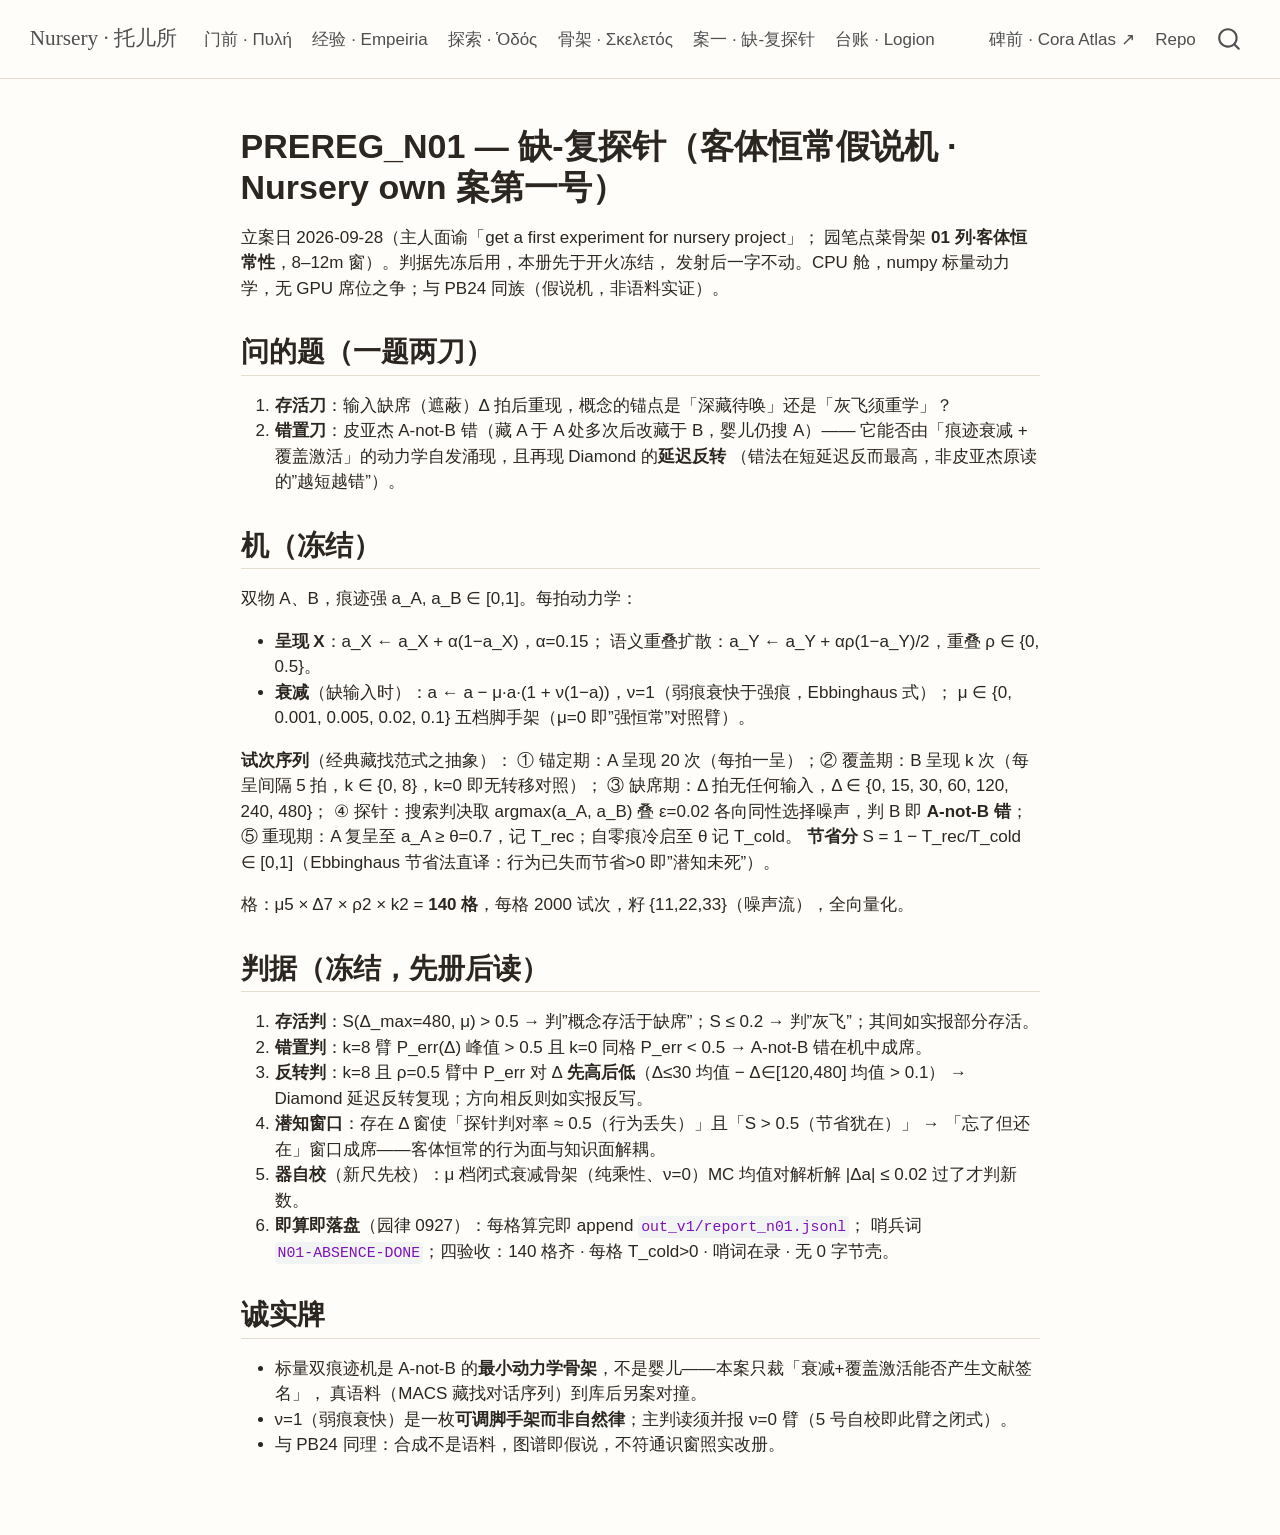
<file: docs/experiments/n01-absence-recovery/PREREG_N01.html>
<!DOCTYPE html>
<html xmlns="http://www.w3.org/1999/xhtml" lang="zh-Hans" xml:lang="zh-Hans"><head>

<meta charset="utf-8">
<meta name="generator" content="quarto-1.10.18">

<meta name="viewport" content="width=device-width, initial-scale=1.0, user-scalable=yes">


<title>prereg_n01 – Nursery · 托儿所</title>
<style>
/* Default styles provided by pandoc.
** See https://pandoc.org/MANUAL.html#variables-for-html for config info.
*/
span.smallcaps{font-variant: small-caps;}
div.columns{display: flex; gap: 1.5em;}
div.column{flex: auto;}
@media screen {
div.columns{gap: min(4vw, 1.5em);}
div.column{overflow-x: auto;}
}
div.hanging-indent{margin-left: 1.5em; text-indent: -1.5em;}
ul.task-list{list-style: none;}
ul.task-list li input[type="checkbox"] {
  width: 0.8em;
  margin: 0 0.8em 0.2em -1em; /* quarto-specific, see https://github.com/quarto-dev/quarto-cli/issues/4556 */ 
  vertical-align: middle;
}
</style>


<script src="../../site_libs/quarto-nav/quarto-nav.js"></script>
<script src="../../site_libs/quarto-nav/headroom.min.js"></script>
<script src="../../site_libs/clipboard/clipboard.min.js"></script>
<script src="../../site_libs/quarto-search/autocomplete.umd.js"></script>
<script src="../../site_libs/quarto-search/fuse.min.js"></script>
<script src="../../site_libs/quarto-search/quarto-search.js"></script>
<meta name="quarto:offset" content="../../">
<script src="../../site_libs/quarto-html/quarto.js" type="module"></script>
<script src="../../site_libs/quarto-html/tabsets/tabsets.js" type="module"></script>
<script src="../../site_libs/quarto-html/popper.min.js"></script>
<script src="../../site_libs/quarto-html/tippy.umd.min.js"></script>
<script src="../../site_libs/quarto-html/anchor.min.js"></script>
<link href="../../site_libs/quarto-html/tippy.css" rel="stylesheet">
<link href="../../site_libs/quarto-html/quarto-syntax-highlighting-64a204ab8560d761af7679ceaba22944.css" rel="stylesheet" id="quarto-text-highlighting-styles">
<script src="../../site_libs/bootstrap/bootstrap.min.js"></script>
<link href="../../site_libs/bootstrap/bootstrap-icons.css" rel="stylesheet">
<link href="../../site_libs/bootstrap/bootstrap-a41d09759f1e36b3605fc5ec966b7374.min.css" rel="stylesheet" append-hash="true" id="quarto-bootstrap" data-mode="light">
<script id="quarto-search-options" type="application/json">{
  "location": "navbar",
  "copy-button": false,
  "collapse-after": 3,
  "panel-placement": "end",
  "type": "overlay",
  "limit": 50,
  "keyboard-shortcut": [
    "f",
    "/",
    "s"
  ],
  "show-item-context": false,
  "language": {
    "search-no-results-text": "没有结果",
    "search-matching-documents-text": "匹配的文档",
    "search-copy-link-title": "复制搜索链接",
    "search-hide-matches-text": "隐藏其它匹配结果",
    "search-more-match-text": "更多匹配结果",
    "search-more-matches-text": "更多匹配结果",
    "search-clear-button-title": "清除",
    "search-text-placeholder": "",
    "search-detached-cancel-button-title": "取消",
    "search-submit-button-title": "提交",
    "search-label": "搜索"
  }
}</script>


<link rel="stylesheet" href="../../styles/site.css">
</head>

<body class="nav-fixed fullcontent quarto-light">

<div id="quarto-search-results"></div>
  <header id="quarto-header" class="headroom fixed-top">
    <nav class="navbar navbar-expand-lg " data-bs-theme="dark">
      <div class="navbar-container container-fluid">
      <div class="navbar-brand-container mx-auto">
    <a class="navbar-brand" href="../../index.html">
    <span class="navbar-title">Nursery · 托儿所</span>
    </a>
  </div>
            <div id="quarto-search" class="" title="搜索"></div>
          <button class="navbar-toggler" type="button" data-bs-toggle="collapse" data-bs-target="#navbarCollapse" aria-controls="navbarCollapse" role="menu" aria-expanded="false" aria-label="展开或折叠导航栏" onclick="if (window.quartoToggleHeadroom) { window.quartoToggleHeadroom(); }">
  <span class="navbar-toggler-icon"></span>
</button>
          <div class="collapse navbar-collapse" id="navbarCollapse">
            <ul class="navbar-nav navbar-nav-scroll me-auto">
  <li class="nav-item">
    <a class="nav-link" href="../../index.html"> 
<span class="menu-text">门前 · Πυλή</span></a>
  </li>  
  <li class="nav-item">
    <a class="nav-link" href="../../experience.html"> 
<span class="menu-text">经验 · Empeiria</span></a>
  </li>  
  <li class="nav-item">
    <a class="nav-link" href="../../explore.html"> 
<span class="menu-text">探索 · Ὁδός</span></a>
  </li>  
  <li class="nav-item">
    <a class="nav-link" href="../../skeleton.html"> 
<span class="menu-text">骨架 · Σκελετός</span></a>
  </li>  
  <li class="nav-item">
    <a class="nav-link" href="../../experiment.html"> 
<span class="menu-text">案一 · 缺-复探针</span></a>
  </li>  
  <li class="nav-item">
    <a class="nav-link" href="../../LEDGER.html"> 
<span class="menu-text">台账 · Logion</span></a>
  </li>  
</ul>
            <ul class="navbar-nav navbar-nav-scroll ms-auto">
  <li class="nav-item">
    <a class="nav-link" href="https://math4mad.github.io/cora-atlas/"> 
<span class="menu-text">碑前 · Cora Atlas ↗</span></a>
  </li>  
  <li class="nav-item">
    <a class="nav-link" href="https://github.com/math4mad/cradle"> 
<span class="menu-text">Repo</span></a>
  </li>  
</ul>
          </div> <!-- /navcollapse -->
            <div class="quarto-navbar-tools">
</div>
      </div> <!-- /container-fluid -->
    </nav>
</header>
<!-- content -->
<div id="quarto-content" class="quarto-container page-columns page-rows-contents page-layout-article page-navbar">
<!-- sidebar -->
<!-- margin-sidebar -->
    
<!-- main -->
<main class="content" id="quarto-document-content"><header id="title-block-header" class="quarto-title-block"></header>




<section id="prereg_n01-缺-复探针客体恒常假说机-nursery-own-案第一号" class="level1">
<h1>PREREG_N01 — 缺-复探针（客体恒常假说机 · Nursery own 案第一号）</h1>
<p>立案日 2026-09-28（主人面谕「get a first experiment for nursery project」； 园笔点菜骨架 <strong>01 列·客体恒常性</strong>，8–12m 窗）。判据先冻后用，本册先于开火冻结， 发射后一字不动。CPU 舱，numpy 标量动力学，无 GPU 席位之争；与 PB24 同族（假说机，非语料实证）。</p>
<section id="问的题一题两刀" class="level2">
<h2 class="anchored" data-anchor-id="问的题一题两刀">问的题（一题两刀）</h2>
<ol type="1">
<li><strong>存活刀</strong>：输入缺席（遮蔽）Δ 拍后重现，概念的锚点是「深藏待唤」还是「灰飞须重学」？</li>
<li><strong>错置刀</strong>：皮亚杰 A-not-B 错（藏 A 于 A 处多次后改藏于 B，婴儿仍搜 A）—— 它能否由「痕迹衰减 + 覆盖激活」的动力学自发涌现，且再现 Diamond 的<strong>延迟反转</strong> （错法在短延迟反而最高，非皮亚杰原读的”越短越错”）。</li>
</ol>
</section>
<section id="机冻结" class="level2">
<h2 class="anchored" data-anchor-id="机冻结">机（冻结）</h2>
<p>双物 A、B，痕迹强 a_A, a_B ∈ [0,1]。每拍动力学：</p>
<ul>
<li><strong>呈现 X</strong>：a_X ← a_X + α(1−a_X)，α=0.15； 语义重叠扩散：a_Y ← a_Y + αρ(1−a_Y)/2，重叠 ρ ∈ {0, 0.5}。</li>
<li><strong>衰减</strong>（缺输入时）：a ← a − μ·a·(1 + ν(1−a))，ν=1（弱痕衰快于强痕，Ebbinghaus 式）； μ ∈ {0, 0.001, 0.005, 0.02, 0.1} 五档脚手架（μ=0 即”强恒常”对照臂）。</li>
</ul>
<p><strong>试次序列</strong>（经典藏找范式之抽象）： ① 锚定期：A 呈现 20 次（每拍一呈）；② 覆盖期：B 呈现 k 次（每呈间隔 5 拍，k ∈ {0, 8}，k=0 即无转移对照）； ③ 缺席期：Δ 拍无任何输入，Δ ∈ {0, 15, 30, 60, 120, 240, 480}； ④ 探针：搜索判决取 argmax(a_A, a_B) 叠 ε=0.02 各向同性选择噪声，判 B 即 <strong>A-not-B 错</strong>； ⑤ 重现期：A 复呈至 a_A ≥ θ=0.7，记 T_rec；自零痕冷启至 θ 记 T_cold。 <strong>节省分</strong> S = 1 − T_rec/T_cold ∈ [0,1]（Ebbinghaus 节省法直译：行为已失而节省&gt;0 即”潜知未死”）。</p>
<p>格：μ5 × Δ7 × ρ2 × k2 = <strong>140 格</strong>，每格 2000 试次，籽 {11,22,33}（噪声流），全向量化。</p>
</section>
<section id="判据冻结先册后读" class="level2">
<h2 class="anchored" data-anchor-id="判据冻结先册后读">判据（冻结，先册后读）</h2>
<ol type="1">
<li><strong>存活判</strong>：S(Δ_max=480, μ) &gt; 0.5 → 判”概念存活于缺席”；S ≤ 0.2 → 判”灰飞”；其间如实报部分存活。</li>
<li><strong>错置判</strong>：k=8 臂 P_err(Δ) 峰值 &gt; 0.5 且 k=0 同格 P_err &lt; 0.5 → A-not-B 错在机中成席。</li>
<li><strong>反转判</strong>：k=8 且 ρ=0.5 臂中 P_err 对 Δ <strong>先高后低</strong>（Δ≤30 均值 − Δ∈[120,480] 均值 &gt; 0.1） → Diamond 延迟反转复现；方向相反则如实报反写。</li>
<li><strong>潜知窗口</strong>：存在 Δ 窗使「探针判对率 ≈ 0.5（行为丢失）」且「S &gt; 0.5（节省犹在）」 → 「忘了但还在」窗口成席——客体恒常的行为面与知识面解耦。</li>
<li><strong>器自校</strong>（新尺先校）：μ 档闭式衰减骨架（纯乘性、ν=0）MC 均值对解析解 |Δa| ≤ 0.02 过了才判新数。</li>
<li><strong>即算即落盘</strong>（园律 0927）：每格算完即 append <code>out_v1/report_n01.jsonl</code>； 哨兵词 <code>N01-ABSENCE-DONE</code>；四验收：140 格齐 · 每格 T_cold&gt;0 · 哨词在录 · 无 0 字节壳。</li>
</ol>
</section>
<section id="诚实牌" class="level2">
<h2 class="anchored" data-anchor-id="诚实牌">诚实牌</h2>
<ul>
<li>标量双痕迹机是 A-not-B 的<strong>最小动力学骨架</strong>，不是婴儿——本案只裁「衰减+覆盖激活能否产生文献签名」， 真语料（MACS 藏找对话序列）到库后另案对撞。</li>
<li>ν=1（弱痕衰快）是一枚<strong>可调脚手架而非自然律</strong>；主判读须并报 ν=0 臂（5 号自校即此臂之闭式）。</li>
<li>与 PB24 同理：合成不是语料，图谱即假说，不符通识窗照实改册。</li>
</ul>


</section>
</section>

</main> <!-- /main -->
<script id="quarto-html-after-body" type="application/javascript">
  window.document.addEventListener("DOMContentLoaded", function (event) {
    const icon = "";
    const anchorJS = new window.AnchorJS();
    anchorJS.options = {
      placement: 'right',
      icon: icon
    };
    anchorJS.add('.anchored');
    const isCodeAnnotation = (el) => {
      for (const clz of el.classList) {
        if (clz.startsWith('code-annotation-')) {                     
          return true;
        }
      }
      return false;
    }
    const onCopySuccess = function(e) {
      // button target
      const button = e.trigger;
      // don't keep focus
      button.blur();
      // flash "checked"
      button.classList.add('code-copy-button-checked');
      var currentTitle = button.getAttribute("title");
      button.setAttribute("title", "已复制");
      let tooltip;
      if (window.bootstrap) {
        button.setAttribute("data-bs-toggle", "tooltip");
        button.setAttribute("data-bs-placement", "left");
        button.setAttribute("data-bs-title", "已复制");
        tooltip = new bootstrap.Tooltip(button, 
          { trigger: "manual", 
            customClass: "code-copy-button-tooltip",
            offset: [0, -8]});
        tooltip.show();    
      }
      setTimeout(function() {
        if (tooltip) {
          tooltip.hide();
          button.removeAttribute("data-bs-title");
          button.removeAttribute("data-bs-toggle");
          button.removeAttribute("data-bs-placement");
        }
        button.setAttribute("title", currentTitle);
        button.classList.remove('code-copy-button-checked');
      }, 1000);
      // clear code selection
      e.clearSelection();
    }
    const getTextToCopy = function(trigger) {
      const outerScaffold = trigger.parentElement.cloneNode(true);
      const codeEl = outerScaffold.querySelector('code');
      for (const childEl of codeEl.children) {
        if (isCodeAnnotation(childEl)) {
          childEl.remove();
        }
      }
      return codeEl.innerText;
    }
    const clipboard = new window.ClipboardJS('.code-copy-button:not([data-in-quarto-modal])', {
      text: getTextToCopy
    });
    clipboard.on('success', onCopySuccess);
    if (window.document.getElementById('quarto-embedded-source-code-modal')) {
      const clipboardModal = new window.ClipboardJS('.code-copy-button[data-in-quarto-modal]', {
        text: getTextToCopy,
        container: window.document.getElementById('quarto-embedded-source-code-modal')
      });
      clipboardModal.on('success', onCopySuccess);
    }
      var localhostRegex = new RegExp(/^(?:http|https):\/\/localhost\:?[0-9]*\//);
      var mailtoRegex = new RegExp(/^mailto:/);
        var filterRegex = new RegExp('/' + window.location.host + '/');
      var isInternal = (href) => {
          return filterRegex.test(href) || localhostRegex.test(href) || mailtoRegex.test(href);
      }
      // Inspect non-navigation links and adorn them if external
     var links = window.document.querySelectorAll('a[href]:not(.nav-link):not(.navbar-brand):not(.toc-action):not(.sidebar-link):not(.sidebar-item-toggle):not(.pagination-link):not(.no-external):not([aria-hidden]):not(.dropdown-item):not(.quarto-navigation-tool):not(.about-link)');
      for (var i=0; i<links.length; i++) {
        const link = links[i];
        if (!isInternal(link.href)) {
          // undo the damage that might have been done by quarto-nav.js in the case of
          // links that we want to consider external
          if (link.dataset.originalHref !== undefined) {
            link.href = link.dataset.originalHref;
          }
        }
      }
    function tippyHover(el, contentFn, onTriggerFn, onUntriggerFn) {
      const config = {
        allowHTML: true,
        maxWidth: 500,
        delay: 100,
        arrow: false,
        appendTo: function(el) {
            return el.parentElement;
        },
        interactive: true,
        interactiveBorder: 10,
        theme: 'quarto',
        placement: 'bottom-start',
      };
      if (contentFn) {
        config.content = contentFn;
      }
      if (onTriggerFn) {
        config.onTrigger = onTriggerFn;
      }
      if (onUntriggerFn) {
        config.onUntrigger = onUntriggerFn;
      }
      window.tippy(el, config); 
    }
    const noterefs = window.document.querySelectorAll('a[role="doc-noteref"]');
    for (var i=0; i<noterefs.length; i++) {
      const ref = noterefs[i];
      tippyHover(ref, function() {
        // use id or data attribute instead here
        let href = ref.getAttribute('data-footnote-href') || ref.getAttribute('href');
        try { href = new URL(href).hash; } catch {}
        const id = href.replace(/^#\/?/, "");
        const note = window.document.getElementById(id);
        if (note) {
          return note.innerHTML;
        } else {
          return "";
        }
      });
    }
    const xrefs = window.document.querySelectorAll('a.quarto-xref');
    const processXRef = (id, note) => {
      // Strip column container classes
      const stripColumnClz = (el) => {
        el.classList.remove("page-full", "page-columns");
        if (el.children) {
          for (const child of el.children) {
            stripColumnClz(child);
          }
        }
      }
      stripColumnClz(note)
      if (id === null || id.startsWith('sec-')) {
        // Special case sections, only their first couple elements
        const container = document.createElement("div");
        if (note.children && note.children.length > 2) {
          container.appendChild(note.children[0].cloneNode(true));
          for (let i = 1; i < note.children.length; i++) {
            const child = note.children[i];
            if (child.tagName === "P" && child.innerText === "") {
              continue;
            } else {
              container.appendChild(child.cloneNode(true));
              break;
            }
          }
          if (window.Quarto?.typesetMath) {
            window.Quarto.typesetMath(container);
          }
          return container.innerHTML
        } else {
          if (window.Quarto?.typesetMath) {
            window.Quarto.typesetMath(note);
          }
          return note.innerHTML;
        }
      } else {
        // Remove any anchor links if they are present
        const anchorLink = note.querySelector('a.anchorjs-link');
        if (anchorLink) {
          anchorLink.remove();
        }
        if (window.Quarto?.typesetMath) {
          window.Quarto.typesetMath(note);
        }
        if (note.classList.contains("callout")) {
          return note.outerHTML;
        } else {
          return note.innerHTML;
        }
      }
    }
    for (var i=0; i<xrefs.length; i++) {
      const xref = xrefs[i];
      tippyHover(xref, undefined, function(instance) {
        instance.disable();
        let url = xref.getAttribute('href');
        let hash = undefined; 
        if (url.startsWith('#')) {
          hash = url;
        } else {
          try { hash = new URL(url).hash; } catch {}
        }
        if (hash) {
          const id = hash.replace(/^#\/?/, "");
          const note = window.document.getElementById(id);
          if (note !== null) {
            try {
              const html = processXRef(id, note.cloneNode(true));
              instance.setContent(html);
            } finally {
              instance.enable();
              instance.show();
            }
          } else {
            // See if we can fetch this
            fetch(url.split('#')[0])
            .then(res => res.text())
            .then(html => {
              const parser = new DOMParser();
              const htmlDoc = parser.parseFromString(html, "text/html");
              const note = htmlDoc.getElementById(id);
              if (note !== null) {
                const html = processXRef(id, note);
                instance.setContent(html);
              } 
            }).finally(() => {
              instance.enable();
              instance.show();
            });
          }
        } else {
          // See if we can fetch a full url (with no hash to target)
          // This is a special case and we should probably do some content thinning / targeting
          fetch(url)
          .then(res => res.text())
          .then(html => {
            const parser = new DOMParser();
            const htmlDoc = parser.parseFromString(html, "text/html");
            const note = htmlDoc.querySelector('main.content');
            if (note !== null) {
              // This should only happen for chapter cross references
              // (since there is no id in the URL)
              // remove the first header
              if (note.children.length > 0 && note.children[0].tagName === "HEADER") {
                note.children[0].remove();
              }
              const html = processXRef(null, note);
              instance.setContent(html);
            } 
          }).finally(() => {
            instance.enable();
            instance.show();
          });
        }
      }, function(instance) {
      });
    }
        let selectedAnnoteEl;
        const selectorForAnnotation = ( cell, annotation) => {
          let cellAttr = 'data-code-cell="' + cell + '"';
          let lineAttr = 'data-code-annotation="' +  annotation + '"';
          const selector = 'span[' + cellAttr + '][' + lineAttr + ']';
          return selector;
        }
        const selectCodeLines = (annoteEl) => {
          const doc = window.document;
          const targetCell = annoteEl.getAttribute("data-target-cell");
          const targetAnnotation = annoteEl.getAttribute("data-target-annotation");
          const annoteSpan = window.document.querySelector(selectorForAnnotation(targetCell, targetAnnotation));
          const lines = annoteSpan.getAttribute("data-code-lines").split(",");
          const lineIds = lines.map((line) => {
            return targetCell + "-" + line;
          })
          let top = null;
          let height = null;
          let parent = null;
          if (lineIds.length > 0) {
              //compute the position of the single el (top and bottom and make a div)
              const el = window.document.getElementById(lineIds[0]);
              top = el.offsetTop;
              height = el.offsetHeight;
              parent = el.parentElement.parentElement;
            if (lineIds.length > 1) {
              const lastEl = window.document.getElementById(lineIds[lineIds.length - 1]);
              const bottom = lastEl.offsetTop + lastEl.offsetHeight;
              height = bottom - top;
            }
            if (top !== null && height !== null && parent !== null) {
              // cook up a div (if necessary) and position it 
              let div = window.document.getElementById("code-annotation-line-highlight");
              if (div === null) {
                div = window.document.createElement("div");
                div.setAttribute("id", "code-annotation-line-highlight");
                div.style.position = 'absolute';
                parent.appendChild(div);
              }
              div.style.top = top - 2 + "px";
              div.style.height = height + 4 + "px";
              div.style.left = 0;
              let gutterDiv = window.document.getElementById("code-annotation-line-highlight-gutter");
              if (gutterDiv === null) {
                gutterDiv = window.document.createElement("div");
                gutterDiv.setAttribute("id", "code-annotation-line-highlight-gutter");
                gutterDiv.style.position = 'absolute';
                const codeCell = window.document.getElementById(targetCell);
                const gutter = codeCell.querySelector('.code-annotation-gutter');
                gutter.appendChild(gutterDiv);
              }
              gutterDiv.style.top = top - 2 + "px";
              gutterDiv.style.height = height + 4 + "px";
            }
            selectedAnnoteEl = annoteEl;
          }
        };
        const unselectCodeLines = () => {
          const elementsIds = ["code-annotation-line-highlight", "code-annotation-line-highlight-gutter"];
          elementsIds.forEach((elId) => {
            const div = window.document.getElementById(elId);
            if (div) {
              div.remove();
            }
          });
          selectedAnnoteEl = undefined;
        };
          // Handle positioning of the toggle
      window.addEventListener(
        "resize",
        throttle(() => {
          elRect = undefined;
          if (selectedAnnoteEl) {
            selectCodeLines(selectedAnnoteEl);
          }
        }, 10)
      );
      function throttle(fn, ms) {
      let throttle = false;
      let timer;
        return (...args) => {
          if(!throttle) { // first call gets through
              fn.apply(this, args);
              throttle = true;
          } else { // all the others get throttled
              if(timer) clearTimeout(timer); // cancel #2
              timer = setTimeout(() => {
                fn.apply(this, args);
                timer = throttle = false;
              }, ms);
          }
        };
      }
        // Attach click handler to the DT
        const annoteDls = window.document.querySelectorAll('dt[data-target-cell]');
        for (const annoteDlNode of annoteDls) {
          annoteDlNode.addEventListener('click', (event) => {
            const clickedEl = event.target;
            if (clickedEl !== selectedAnnoteEl) {
              unselectCodeLines();
              const activeEl = window.document.querySelector('dt[data-target-cell].code-annotation-active');
              if (activeEl) {
                activeEl.classList.remove('code-annotation-active');
              }
              selectCodeLines(clickedEl);
              clickedEl.classList.add('code-annotation-active');
            } else {
              // Unselect the line
              unselectCodeLines();
              clickedEl.classList.remove('code-annotation-active');
            }
          });
        }
    const findCites = (el) => {
      const parentEl = el.parentElement;
      if (parentEl) {
        const cites = parentEl.dataset.cites;
        if (cites) {
          return {
            el,
            cites: cites.split(' ')
          };
        } else {
          return findCites(el.parentElement)
        }
      } else {
        return undefined;
      }
    };
    var bibliorefs = window.document.querySelectorAll('a[role="doc-biblioref"]');
    for (var i=0; i<bibliorefs.length; i++) {
      const ref = bibliorefs[i];
      const citeInfo = findCites(ref);
      if (citeInfo) {
        tippyHover(citeInfo.el, function() {
          var popup = window.document.createElement('div');
          citeInfo.cites.forEach(function(cite) {
            var citeDiv = window.document.createElement('div');
            citeDiv.classList.add('hanging-indent');
            citeDiv.classList.add('csl-entry');
            var biblioDiv = window.document.getElementById('ref-' + cite);
            if (biblioDiv) {
              citeDiv.innerHTML = biblioDiv.innerHTML;
            }
            popup.appendChild(citeDiv);
          });
          return popup.innerHTML;
        });
      }
    }
  });
  </script>
</div> <!-- /content -->




</body></html>
</file>
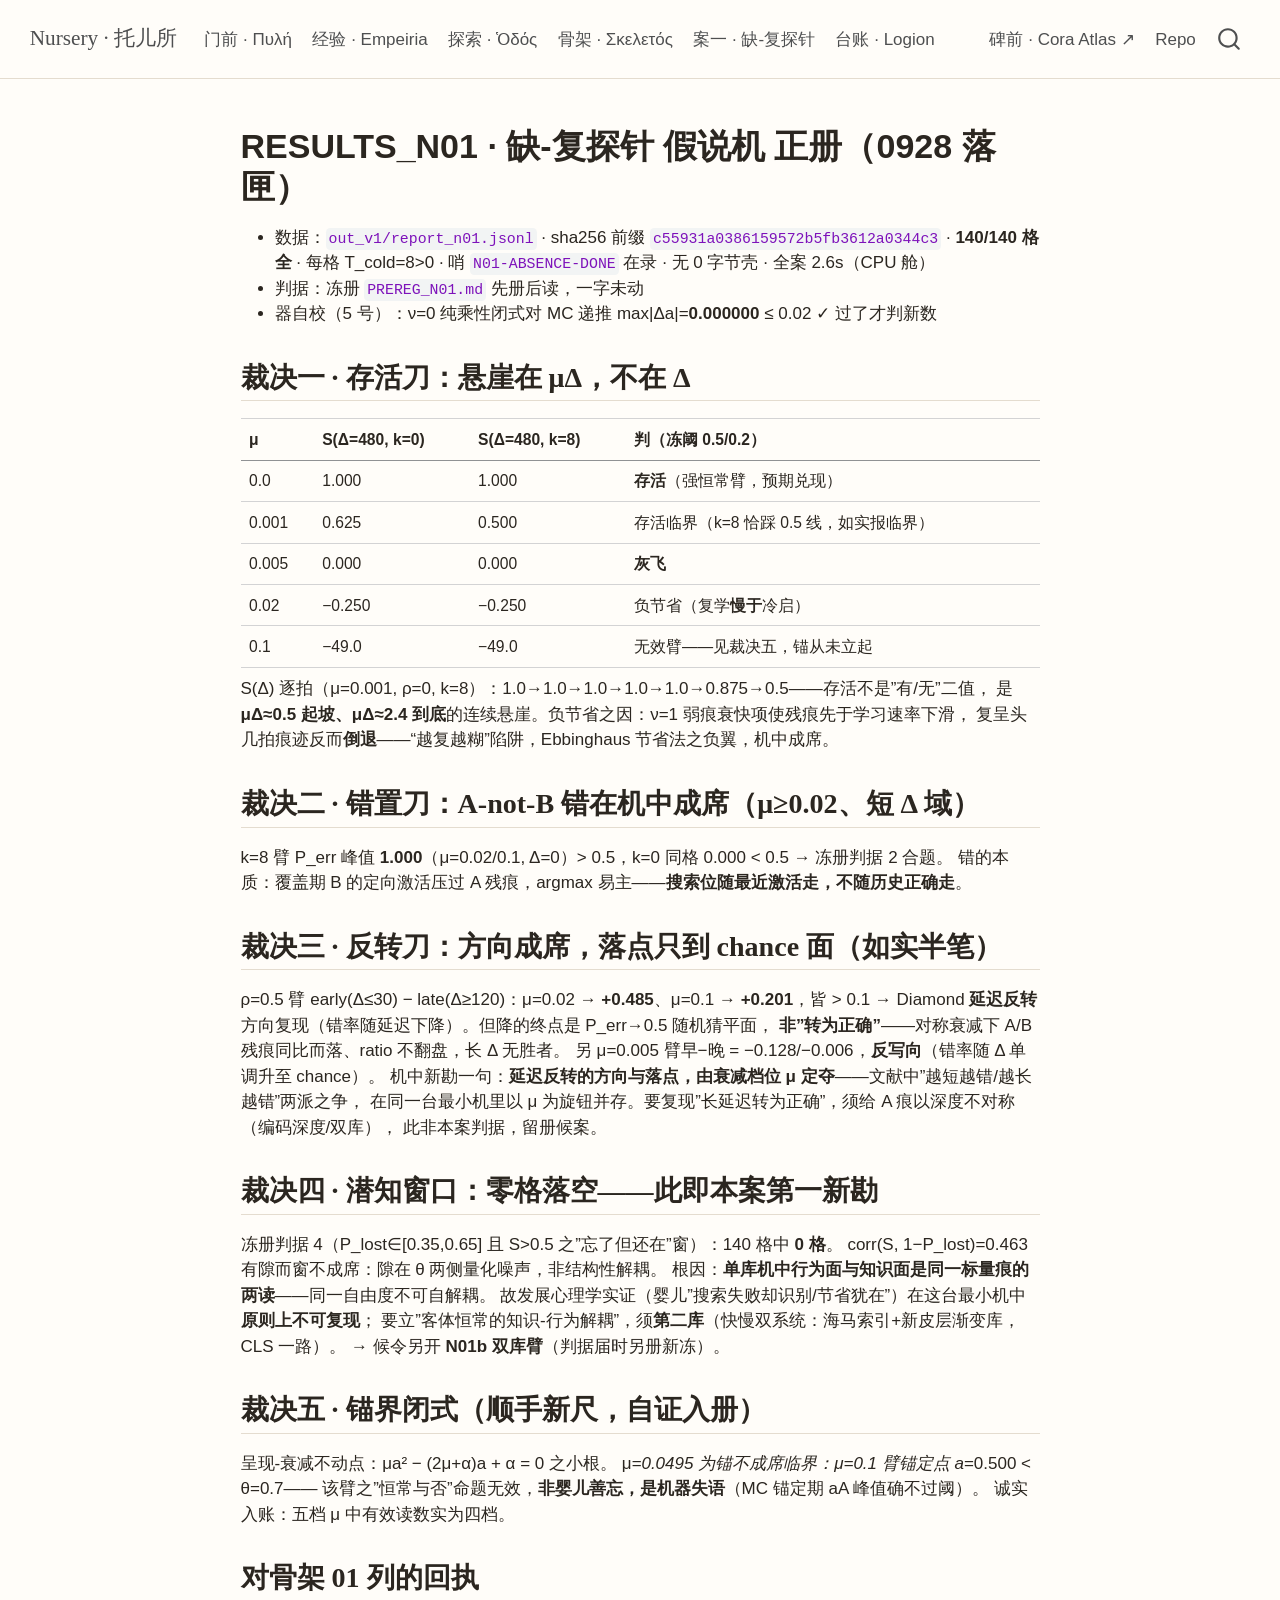
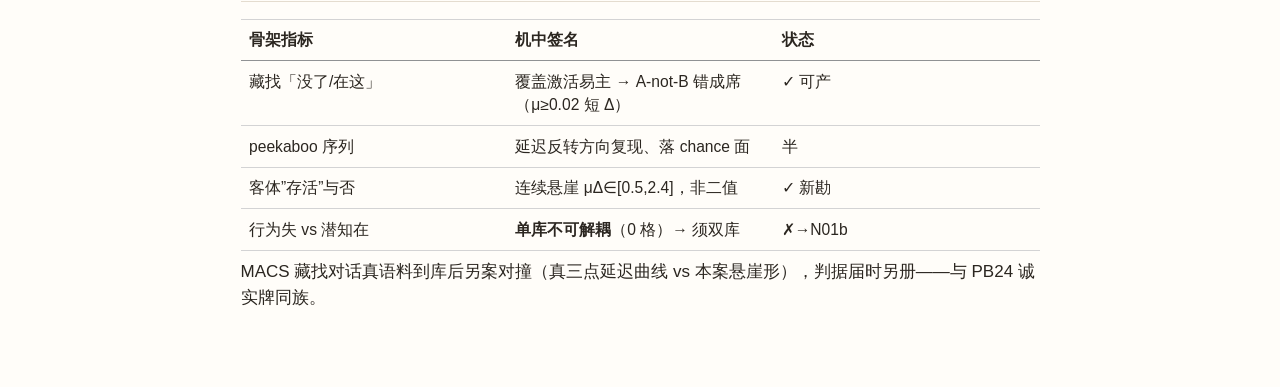
<file: docs/experiments/n01-absence-recovery/RESULTS_N01.html>
<!DOCTYPE html>
<html xmlns="http://www.w3.org/1999/xhtml" lang="zh-Hans" xml:lang="zh-Hans"><head>

<meta charset="utf-8">
<meta name="generator" content="quarto-1.10.18">

<meta name="viewport" content="width=device-width, initial-scale=1.0, user-scalable=yes">


<title>results_n01 – Nursery · 托儿所</title>
<style>
/* Default styles provided by pandoc.
** See https://pandoc.org/MANUAL.html#variables-for-html for config info.
*/
span.smallcaps{font-variant: small-caps;}
div.columns{display: flex; gap: 1.5em;}
div.column{flex: auto;}
@media screen {
div.columns{gap: min(4vw, 1.5em);}
div.column{overflow-x: auto;}
}
div.hanging-indent{margin-left: 1.5em; text-indent: -1.5em;}
ul.task-list{list-style: none;}
ul.task-list li input[type="checkbox"] {
  width: 0.8em;
  margin: 0 0.8em 0.2em -1em; /* quarto-specific, see https://github.com/quarto-dev/quarto-cli/issues/4556 */ 
  vertical-align: middle;
}
</style>


<script src="../../site_libs/quarto-nav/quarto-nav.js"></script>
<script src="../../site_libs/quarto-nav/headroom.min.js"></script>
<script src="../../site_libs/clipboard/clipboard.min.js"></script>
<script src="../../site_libs/quarto-search/autocomplete.umd.js"></script>
<script src="../../site_libs/quarto-search/fuse.min.js"></script>
<script src="../../site_libs/quarto-search/quarto-search.js"></script>
<meta name="quarto:offset" content="../../">
<script src="../../site_libs/quarto-html/quarto.js" type="module"></script>
<script src="../../site_libs/quarto-html/tabsets/tabsets.js" type="module"></script>
<script src="../../site_libs/quarto-html/popper.min.js"></script>
<script src="../../site_libs/quarto-html/tippy.umd.min.js"></script>
<script src="../../site_libs/quarto-html/anchor.min.js"></script>
<link href="../../site_libs/quarto-html/tippy.css" rel="stylesheet">
<link href="../../site_libs/quarto-html/quarto-syntax-highlighting-64a204ab8560d761af7679ceaba22944.css" rel="stylesheet" id="quarto-text-highlighting-styles">
<script src="../../site_libs/bootstrap/bootstrap.min.js"></script>
<link href="../../site_libs/bootstrap/bootstrap-icons.css" rel="stylesheet">
<link href="../../site_libs/bootstrap/bootstrap-a41d09759f1e36b3605fc5ec966b7374.min.css" rel="stylesheet" append-hash="true" id="quarto-bootstrap" data-mode="light">
<script id="quarto-search-options" type="application/json">{
  "location": "navbar",
  "copy-button": false,
  "collapse-after": 3,
  "panel-placement": "end",
  "type": "overlay",
  "limit": 50,
  "keyboard-shortcut": [
    "f",
    "/",
    "s"
  ],
  "show-item-context": false,
  "language": {
    "search-no-results-text": "没有结果",
    "search-matching-documents-text": "匹配的文档",
    "search-copy-link-title": "复制搜索链接",
    "search-hide-matches-text": "隐藏其它匹配结果",
    "search-more-match-text": "更多匹配结果",
    "search-more-matches-text": "更多匹配结果",
    "search-clear-button-title": "清除",
    "search-text-placeholder": "",
    "search-detached-cancel-button-title": "取消",
    "search-submit-button-title": "提交",
    "search-label": "搜索"
  }
}</script>


<link rel="stylesheet" href="../../styles/site.css">
</head>

<body class="nav-fixed fullcontent quarto-light">

<div id="quarto-search-results"></div>
  <header id="quarto-header" class="headroom fixed-top">
    <nav class="navbar navbar-expand-lg " data-bs-theme="dark">
      <div class="navbar-container container-fluid">
      <div class="navbar-brand-container mx-auto">
    <a class="navbar-brand" href="../../index.html">
    <span class="navbar-title">Nursery · 托儿所</span>
    </a>
  </div>
            <div id="quarto-search" class="" title="搜索"></div>
          <button class="navbar-toggler" type="button" data-bs-toggle="collapse" data-bs-target="#navbarCollapse" aria-controls="navbarCollapse" role="menu" aria-expanded="false" aria-label="展开或折叠导航栏" onclick="if (window.quartoToggleHeadroom) { window.quartoToggleHeadroom(); }">
  <span class="navbar-toggler-icon"></span>
</button>
          <div class="collapse navbar-collapse" id="navbarCollapse">
            <ul class="navbar-nav navbar-nav-scroll me-auto">
  <li class="nav-item">
    <a class="nav-link" href="../../index.html"> 
<span class="menu-text">门前 · Πυλή</span></a>
  </li>  
  <li class="nav-item">
    <a class="nav-link" href="../../experience.html"> 
<span class="menu-text">经验 · Empeiria</span></a>
  </li>  
  <li class="nav-item">
    <a class="nav-link" href="../../explore.html"> 
<span class="menu-text">探索 · Ὁδός</span></a>
  </li>  
  <li class="nav-item">
    <a class="nav-link" href="../../skeleton.html"> 
<span class="menu-text">骨架 · Σκελετός</span></a>
  </li>  
  <li class="nav-item">
    <a class="nav-link" href="../../experiment.html"> 
<span class="menu-text">案一 · 缺-复探针</span></a>
  </li>  
  <li class="nav-item">
    <a class="nav-link" href="../../LEDGER.html"> 
<span class="menu-text">台账 · Logion</span></a>
  </li>  
</ul>
            <ul class="navbar-nav navbar-nav-scroll ms-auto">
  <li class="nav-item">
    <a class="nav-link" href="https://math4mad.github.io/cora-atlas/"> 
<span class="menu-text">碑前 · Cora Atlas ↗</span></a>
  </li>  
  <li class="nav-item">
    <a class="nav-link" href="https://github.com/math4mad/cradle"> 
<span class="menu-text">Repo</span></a>
  </li>  
</ul>
          </div> <!-- /navcollapse -->
            <div class="quarto-navbar-tools">
</div>
      </div> <!-- /container-fluid -->
    </nav>
</header>
<!-- content -->
<div id="quarto-content" class="quarto-container page-columns page-rows-contents page-layout-article page-navbar">
<!-- sidebar -->
<!-- margin-sidebar -->
    
<!-- main -->
<main class="content" id="quarto-document-content"><header id="title-block-header" class="quarto-title-block"></header>




<section id="results_n01-缺-复探针-假说机-正册0928-落匣" class="level1">
<h1>RESULTS_N01 · 缺-复探针 假说机 正册（0928 落匣）</h1>
<ul>
<li>数据：<code>out_v1/report_n01.jsonl</code> · sha256 前缀 <code>c55931a0386159572b5fb3612a0344c3</code> · <strong>140/140 格全</strong> · 每格 T_cold=8&gt;0 · 哨 <code>N01-ABSENCE-DONE</code> 在录 · 无 0 字节壳 · 全案 2.6s（CPU 舱）</li>
<li>判据：冻册 <code>PREREG_N01.md</code> 先册后读，一字未动</li>
<li>器自校（5 号）：ν=0 纯乘性闭式对 MC 递推 max|Δa|=<strong>0.000000</strong> ≤ 0.02 ✓ 过了才判新数</li>
</ul>
<section id="裁决一-存活刀悬崖在-μδ不在-δ" class="level2">
<h2 class="anchored" data-anchor-id="裁决一-存活刀悬崖在-μδ不在-δ">裁决一 · 存活刀：悬崖在 μΔ，不在 Δ</h2>
<table class="caption-top table">
<thead>
<tr class="header">
<th>μ</th>
<th>S(Δ=480, k=0)</th>
<th>S(Δ=480, k=8)</th>
<th>判（冻阈 0.5/0.2）</th>
</tr>
</thead>
<tbody>
<tr class="odd">
<td>0.0</td>
<td>1.000</td>
<td>1.000</td>
<td><strong>存活</strong>（强恒常臂，预期兑现）</td>
</tr>
<tr class="even">
<td>0.001</td>
<td>0.625</td>
<td>0.500</td>
<td>存活临界（k=8 恰踩 0.5 线，如实报临界）</td>
</tr>
<tr class="odd">
<td>0.005</td>
<td>0.000</td>
<td>0.000</td>
<td><strong>灰飞</strong></td>
</tr>
<tr class="even">
<td>0.02</td>
<td>−0.250</td>
<td>−0.250</td>
<td>负节省（复学<strong>慢于</strong>冷启）</td>
</tr>
<tr class="odd">
<td>0.1</td>
<td>−49.0</td>
<td>−49.0</td>
<td>无效臂——见裁决五，锚从未立起</td>
</tr>
</tbody>
</table>
<p>S(Δ) 逐拍（μ=0.001, ρ=0, k=8）：1.0→1.0→1.0→1.0→1.0→0.875→0.5——存活不是”有/无”二值， 是 <strong>μΔ≈0.5 起坡、μΔ≈2.4 到底</strong>的连续悬崖。负节省之因：ν=1 弱痕衰快项使残痕先于学习速率下滑， 复呈头几拍痕迹反而<strong>倒退</strong>——“越复越糊”陷阱，Ebbinghaus 节省法之负翼，机中成席。</p>
</section>
<section id="裁决二-错置刀a-not-b-错在机中成席μ0.02短-δ-域" class="level2">
<h2 class="anchored" data-anchor-id="裁决二-错置刀a-not-b-错在机中成席μ0.02短-δ-域">裁决二 · 错置刀：A-not-B 错在机中成席（μ≥0.02、短 Δ 域）</h2>
<p>k=8 臂 P_err 峰值 <strong>1.000</strong>（μ=0.02/0.1, Δ=0）&gt; 0.5，k=0 同格 0.000 &lt; 0.5 → 冻册判据 2 合题。 错的本质：覆盖期 B 的定向激活压过 A 残痕，argmax 易主——<strong>搜索位随最近激活走，不随历史正确走</strong>。</p>
</section>
<section id="裁决三-反转刀方向成席落点只到-chance-面如实半笔" class="level2">
<h2 class="anchored" data-anchor-id="裁决三-反转刀方向成席落点只到-chance-面如实半笔">裁决三 · 反转刀：方向成席，落点只到 chance 面（如实半笔）</h2>
<p>ρ=0.5 臂 early(Δ≤30) − late(Δ≥120)：μ=0.02 → <strong>+0.485</strong>、μ=0.1 → <strong>+0.201</strong>，皆 &gt; 0.1 → Diamond <strong>延迟反转</strong>方向复现（错率随延迟下降）。但降的终点是 P_err→0.5 随机猜平面， <strong>非”转为正确”</strong>——对称衰减下 A/B 残痕同比而落、ratio 不翻盘，长 Δ 无胜者。 另 μ=0.005 臂早−晚 = −0.128/−0.006，<strong>反写向</strong>（错率随 Δ 单调升至 chance）。 机中新勘一句：<strong>延迟反转的方向与落点，由衰减档位 μ 定夺</strong>——文献中”越短越错/越长越错”两派之争， 在同一台最小机里以 μ 为旋钮并存。要复现”长延迟转为正确”，须给 A 痕以深度不对称（编码深度/双库）， 此非本案判据，留册候案。</p>
</section>
<section id="裁决四-潜知窗口零格落空此即本案第一新勘" class="level2">
<h2 class="anchored" data-anchor-id="裁决四-潜知窗口零格落空此即本案第一新勘">裁决四 · 潜知窗口：<strong>零格落空</strong>——此即本案第一新勘</h2>
<p>冻册判据 4（P_lost∈[0.35,0.65] 且 S&gt;0.5 之”忘了但还在”窗）：140 格中 <strong>0 格</strong>。 corr(S, 1−P_lost)=0.463 有隙而窗不成席：隙在 θ 两侧量化噪声，非结构性解耦。 根因：<strong>单库机中行为面与知识面是同一标量痕的两读</strong>——同一自由度不可自解耦。 故发展心理学实证（婴儿”搜索失败却识别/节省犹在”）在这台最小机中<strong>原则上不可复现</strong>； 要立”客体恒常的知识-行为解耦”，须<strong>第二库</strong>（快慢双系统：海马索引+新皮层渐变库，CLS 一路）。 → 候令另开 <strong>N01b 双库臂</strong>（判据届时另册新冻）。</p>
</section>
<section id="裁决五-锚界闭式顺手新尺自证入册" class="level2">
<h2 class="anchored" data-anchor-id="裁决五-锚界闭式顺手新尺自证入册">裁决五 · 锚界闭式（顺手新尺，自证入册）</h2>
<p>呈现-衰减不动点：μa² − (2μ+α)a + α = 0 之小根。 μ<em>=0.0495 为锚不成席临界：μ=0.1 臂锚定点 a</em>=0.500 &lt; θ=0.7—— 该臂之”恒常与否”命题无效，<strong>非婴儿善忘，是机器失语</strong>（MC 锚定期 aA 峰值确不过阈）。 诚实入账：五档 μ 中有效读数实为四档。</p>
</section>
<section id="对骨架-01-列的回执" class="level2">
<h2 class="anchored" data-anchor-id="对骨架-01-列的回执">对骨架 01 列的回执</h2>
<table class="caption-top table">
<colgroup>
<col style="width: 33%">
<col style="width: 33%">
<col style="width: 33%">
</colgroup>
<thead>
<tr class="header">
<th>骨架指标</th>
<th>机中签名</th>
<th>状态</th>
</tr>
</thead>
<tbody>
<tr class="odd">
<td>藏找「没了/在这」</td>
<td>覆盖激活易主 → A-not-B 错成席（μ≥0.02 短 Δ）</td>
<td>✓ 可产</td>
</tr>
<tr class="even">
<td>peekaboo 序列</td>
<td>延迟反转方向复现、落 chance 面</td>
<td>半</td>
</tr>
<tr class="odd">
<td>客体”存活”与否</td>
<td>连续悬崖 μΔ∈[0.5,2.4]，非二值</td>
<td>✓ 新勘</td>
</tr>
<tr class="even">
<td>行为失 vs 潜知在</td>
<td><strong>单库不可解耦</strong>（0 格）→ 须双库</td>
<td>✗→N01b</td>
</tr>
</tbody>
</table>
<p>MACS 藏找对话真语料到库后另案对撞（真三点延迟曲线 vs 本案悬崖形），判据届时另册——与 PB24 诚实牌同族。</p>


</section>
</section>

</main> <!-- /main -->
<script id="quarto-html-after-body" type="application/javascript">
  window.document.addEventListener("DOMContentLoaded", function (event) {
    const icon = "";
    const anchorJS = new window.AnchorJS();
    anchorJS.options = {
      placement: 'right',
      icon: icon
    };
    anchorJS.add('.anchored');
    const isCodeAnnotation = (el) => {
      for (const clz of el.classList) {
        if (clz.startsWith('code-annotation-')) {                     
          return true;
        }
      }
      return false;
    }
    const onCopySuccess = function(e) {
      // button target
      const button = e.trigger;
      // don't keep focus
      button.blur();
      // flash "checked"
      button.classList.add('code-copy-button-checked');
      var currentTitle = button.getAttribute("title");
      button.setAttribute("title", "已复制");
      let tooltip;
      if (window.bootstrap) {
        button.setAttribute("data-bs-toggle", "tooltip");
        button.setAttribute("data-bs-placement", "left");
        button.setAttribute("data-bs-title", "已复制");
        tooltip = new bootstrap.Tooltip(button, 
          { trigger: "manual", 
            customClass: "code-copy-button-tooltip",
            offset: [0, -8]});
        tooltip.show();    
      }
      setTimeout(function() {
        if (tooltip) {
          tooltip.hide();
          button.removeAttribute("data-bs-title");
          button.removeAttribute("data-bs-toggle");
          button.removeAttribute("data-bs-placement");
        }
        button.setAttribute("title", currentTitle);
        button.classList.remove('code-copy-button-checked');
      }, 1000);
      // clear code selection
      e.clearSelection();
    }
    const getTextToCopy = function(trigger) {
      const outerScaffold = trigger.parentElement.cloneNode(true);
      const codeEl = outerScaffold.querySelector('code');
      for (const childEl of codeEl.children) {
        if (isCodeAnnotation(childEl)) {
          childEl.remove();
        }
      }
      return codeEl.innerText;
    }
    const clipboard = new window.ClipboardJS('.code-copy-button:not([data-in-quarto-modal])', {
      text: getTextToCopy
    });
    clipboard.on('success', onCopySuccess);
    if (window.document.getElementById('quarto-embedded-source-code-modal')) {
      const clipboardModal = new window.ClipboardJS('.code-copy-button[data-in-quarto-modal]', {
        text: getTextToCopy,
        container: window.document.getElementById('quarto-embedded-source-code-modal')
      });
      clipboardModal.on('success', onCopySuccess);
    }
      var localhostRegex = new RegExp(/^(?:http|https):\/\/localhost\:?[0-9]*\//);
      var mailtoRegex = new RegExp(/^mailto:/);
        var filterRegex = new RegExp('/' + window.location.host + '/');
      var isInternal = (href) => {
          return filterRegex.test(href) || localhostRegex.test(href) || mailtoRegex.test(href);
      }
      // Inspect non-navigation links and adorn them if external
     var links = window.document.querySelectorAll('a[href]:not(.nav-link):not(.navbar-brand):not(.toc-action):not(.sidebar-link):not(.sidebar-item-toggle):not(.pagination-link):not(.no-external):not([aria-hidden]):not(.dropdown-item):not(.quarto-navigation-tool):not(.about-link)');
      for (var i=0; i<links.length; i++) {
        const link = links[i];
        if (!isInternal(link.href)) {
          // undo the damage that might have been done by quarto-nav.js in the case of
          // links that we want to consider external
          if (link.dataset.originalHref !== undefined) {
            link.href = link.dataset.originalHref;
          }
        }
      }
    function tippyHover(el, contentFn, onTriggerFn, onUntriggerFn) {
      const config = {
        allowHTML: true,
        maxWidth: 500,
        delay: 100,
        arrow: false,
        appendTo: function(el) {
            return el.parentElement;
        },
        interactive: true,
        interactiveBorder: 10,
        theme: 'quarto',
        placement: 'bottom-start',
      };
      if (contentFn) {
        config.content = contentFn;
      }
      if (onTriggerFn) {
        config.onTrigger = onTriggerFn;
      }
      if (onUntriggerFn) {
        config.onUntrigger = onUntriggerFn;
      }
      window.tippy(el, config); 
    }
    const noterefs = window.document.querySelectorAll('a[role="doc-noteref"]');
    for (var i=0; i<noterefs.length; i++) {
      const ref = noterefs[i];
      tippyHover(ref, function() {
        // use id or data attribute instead here
        let href = ref.getAttribute('data-footnote-href') || ref.getAttribute('href');
        try { href = new URL(href).hash; } catch {}
        const id = href.replace(/^#\/?/, "");
        const note = window.document.getElementById(id);
        if (note) {
          return note.innerHTML;
        } else {
          return "";
        }
      });
    }
    const xrefs = window.document.querySelectorAll('a.quarto-xref');
    const processXRef = (id, note) => {
      // Strip column container classes
      const stripColumnClz = (el) => {
        el.classList.remove("page-full", "page-columns");
        if (el.children) {
          for (const child of el.children) {
            stripColumnClz(child);
          }
        }
      }
      stripColumnClz(note)
      if (id === null || id.startsWith('sec-')) {
        // Special case sections, only their first couple elements
        const container = document.createElement("div");
        if (note.children && note.children.length > 2) {
          container.appendChild(note.children[0].cloneNode(true));
          for (let i = 1; i < note.children.length; i++) {
            const child = note.children[i];
            if (child.tagName === "P" && child.innerText === "") {
              continue;
            } else {
              container.appendChild(child.cloneNode(true));
              break;
            }
          }
          if (window.Quarto?.typesetMath) {
            window.Quarto.typesetMath(container);
          }
          return container.innerHTML
        } else {
          if (window.Quarto?.typesetMath) {
            window.Quarto.typesetMath(note);
          }
          return note.innerHTML;
        }
      } else {
        // Remove any anchor links if they are present
        const anchorLink = note.querySelector('a.anchorjs-link');
        if (anchorLink) {
          anchorLink.remove();
        }
        if (window.Quarto?.typesetMath) {
          window.Quarto.typesetMath(note);
        }
        if (note.classList.contains("callout")) {
          return note.outerHTML;
        } else {
          return note.innerHTML;
        }
      }
    }
    for (var i=0; i<xrefs.length; i++) {
      const xref = xrefs[i];
      tippyHover(xref, undefined, function(instance) {
        instance.disable();
        let url = xref.getAttribute('href');
        let hash = undefined; 
        if (url.startsWith('#')) {
          hash = url;
        } else {
          try { hash = new URL(url).hash; } catch {}
        }
        if (hash) {
          const id = hash.replace(/^#\/?/, "");
          const note = window.document.getElementById(id);
          if (note !== null) {
            try {
              const html = processXRef(id, note.cloneNode(true));
              instance.setContent(html);
            } finally {
              instance.enable();
              instance.show();
            }
          } else {
            // See if we can fetch this
            fetch(url.split('#')[0])
            .then(res => res.text())
            .then(html => {
              const parser = new DOMParser();
              const htmlDoc = parser.parseFromString(html, "text/html");
              const note = htmlDoc.getElementById(id);
              if (note !== null) {
                const html = processXRef(id, note);
                instance.setContent(html);
              } 
            }).finally(() => {
              instance.enable();
              instance.show();
            });
          }
        } else {
          // See if we can fetch a full url (with no hash to target)
          // This is a special case and we should probably do some content thinning / targeting
          fetch(url)
          .then(res => res.text())
          .then(html => {
            const parser = new DOMParser();
            const htmlDoc = parser.parseFromString(html, "text/html");
            const note = htmlDoc.querySelector('main.content');
            if (note !== null) {
              // This should only happen for chapter cross references
              // (since there is no id in the URL)
              // remove the first header
              if (note.children.length > 0 && note.children[0].tagName === "HEADER") {
                note.children[0].remove();
              }
              const html = processXRef(null, note);
              instance.setContent(html);
            } 
          }).finally(() => {
            instance.enable();
            instance.show();
          });
        }
      }, function(instance) {
      });
    }
        let selectedAnnoteEl;
        const selectorForAnnotation = ( cell, annotation) => {
          let cellAttr = 'data-code-cell="' + cell + '"';
          let lineAttr = 'data-code-annotation="' +  annotation + '"';
          const selector = 'span[' + cellAttr + '][' + lineAttr + ']';
          return selector;
        }
        const selectCodeLines = (annoteEl) => {
          const doc = window.document;
          const targetCell = annoteEl.getAttribute("data-target-cell");
          const targetAnnotation = annoteEl.getAttribute("data-target-annotation");
          const annoteSpan = window.document.querySelector(selectorForAnnotation(targetCell, targetAnnotation));
          const lines = annoteSpan.getAttribute("data-code-lines").split(",");
          const lineIds = lines.map((line) => {
            return targetCell + "-" + line;
          })
          let top = null;
          let height = null;
          let parent = null;
          if (lineIds.length > 0) {
              //compute the position of the single el (top and bottom and make a div)
              const el = window.document.getElementById(lineIds[0]);
              top = el.offsetTop;
              height = el.offsetHeight;
              parent = el.parentElement.parentElement;
            if (lineIds.length > 1) {
              const lastEl = window.document.getElementById(lineIds[lineIds.length - 1]);
              const bottom = lastEl.offsetTop + lastEl.offsetHeight;
              height = bottom - top;
            }
            if (top !== null && height !== null && parent !== null) {
              // cook up a div (if necessary) and position it 
              let div = window.document.getElementById("code-annotation-line-highlight");
              if (div === null) {
                div = window.document.createElement("div");
                div.setAttribute("id", "code-annotation-line-highlight");
                div.style.position = 'absolute';
                parent.appendChild(div);
              }
              div.style.top = top - 2 + "px";
              div.style.height = height + 4 + "px";
              div.style.left = 0;
              let gutterDiv = window.document.getElementById("code-annotation-line-highlight-gutter");
              if (gutterDiv === null) {
                gutterDiv = window.document.createElement("div");
                gutterDiv.setAttribute("id", "code-annotation-line-highlight-gutter");
                gutterDiv.style.position = 'absolute';
                const codeCell = window.document.getElementById(targetCell);
                const gutter = codeCell.querySelector('.code-annotation-gutter');
                gutter.appendChild(gutterDiv);
              }
              gutterDiv.style.top = top - 2 + "px";
              gutterDiv.style.height = height + 4 + "px";
            }
            selectedAnnoteEl = annoteEl;
          }
        };
        const unselectCodeLines = () => {
          const elementsIds = ["code-annotation-line-highlight", "code-annotation-line-highlight-gutter"];
          elementsIds.forEach((elId) => {
            const div = window.document.getElementById(elId);
            if (div) {
              div.remove();
            }
          });
          selectedAnnoteEl = undefined;
        };
          // Handle positioning of the toggle
      window.addEventListener(
        "resize",
        throttle(() => {
          elRect = undefined;
          if (selectedAnnoteEl) {
            selectCodeLines(selectedAnnoteEl);
          }
        }, 10)
      );
      function throttle(fn, ms) {
      let throttle = false;
      let timer;
        return (...args) => {
          if(!throttle) { // first call gets through
              fn.apply(this, args);
              throttle = true;
          } else { // all the others get throttled
              if(timer) clearTimeout(timer); // cancel #2
              timer = setTimeout(() => {
                fn.apply(this, args);
                timer = throttle = false;
              }, ms);
          }
        };
      }
        // Attach click handler to the DT
        const annoteDls = window.document.querySelectorAll('dt[data-target-cell]');
        for (const annoteDlNode of annoteDls) {
          annoteDlNode.addEventListener('click', (event) => {
            const clickedEl = event.target;
            if (clickedEl !== selectedAnnoteEl) {
              unselectCodeLines();
              const activeEl = window.document.querySelector('dt[data-target-cell].code-annotation-active');
              if (activeEl) {
                activeEl.classList.remove('code-annotation-active');
              }
              selectCodeLines(clickedEl);
              clickedEl.classList.add('code-annotation-active');
            } else {
              // Unselect the line
              unselectCodeLines();
              clickedEl.classList.remove('code-annotation-active');
            }
          });
        }
    const findCites = (el) => {
      const parentEl = el.parentElement;
      if (parentEl) {
        const cites = parentEl.dataset.cites;
        if (cites) {
          return {
            el,
            cites: cites.split(' ')
          };
        } else {
          return findCites(el.parentElement)
        }
      } else {
        return undefined;
      }
    };
    var bibliorefs = window.document.querySelectorAll('a[role="doc-biblioref"]');
    for (var i=0; i<bibliorefs.length; i++) {
      const ref = bibliorefs[i];
      const citeInfo = findCites(ref);
      if (citeInfo) {
        tippyHover(citeInfo.el, function() {
          var popup = window.document.createElement('div');
          citeInfo.cites.forEach(function(cite) {
            var citeDiv = window.document.createElement('div');
            citeDiv.classList.add('hanging-indent');
            citeDiv.classList.add('csl-entry');
            var biblioDiv = window.document.getElementById('ref-' + cite);
            if (biblioDiv) {
              citeDiv.innerHTML = biblioDiv.innerHTML;
            }
            popup.appendChild(citeDiv);
          });
          return popup.innerHTML;
        });
      }
    }
  });
  </script>
</div> <!-- /content -->




</body></html>
</file>
<file: docs/site_libs/quarto-html/tippy.css>
.tippy-box[data-animation=fade][data-state=hidden]{opacity:0}[data-tippy-root]{max-width:calc(100vw - 10px)}.tippy-box{position:relative;background-color:#333;color:#fff;border-radius:4px;font-size:14px;line-height:1.4;white-space:normal;outline:0;transition-property:transform,visibility,opacity}.tippy-box[data-placement^=top]>.tippy-arrow{bottom:0}.tippy-box[data-placement^=top]>.tippy-arrow:before{bottom:-7px;left:0;border-width:8px 8px 0;border-top-color:initial;transform-origin:center top}.tippy-box[data-placement^=bottom]>.tippy-arrow{top:0}.tippy-box[data-placement^=bottom]>.tippy-arrow:before{top:-7px;left:0;border-width:0 8px 8px;border-bottom-color:initial;transform-origin:center bottom}.tippy-box[data-placement^=left]>.tippy-arrow{right:0}.tippy-box[data-placement^=left]>.tippy-arrow:before{border-width:8px 0 8px 8px;border-left-color:initial;right:-7px;transform-origin:center left}.tippy-box[data-placement^=right]>.tippy-arrow{left:0}.tippy-box[data-placement^=right]>.tippy-arrow:before{left:-7px;border-width:8px 8px 8px 0;border-right-color:initial;transform-origin:center right}.tippy-box[data-inertia][data-state=visible]{transition-timing-function:cubic-bezier(.54,1.5,.38,1.11)}.tippy-arrow{width:16px;height:16px;color:#333}.tippy-arrow:before{content:"";position:absolute;border-color:transparent;border-style:solid}.tippy-content{position:relative;padding:5px 9px;z-index:1}
</file>
<file: docs/site_libs/quarto-html/quarto-syntax-highlighting-64a204ab8560d761af7679ceaba22944.css>
/* quarto syntax highlight colors */
:root {
  --quarto-hl-ot-color: #003B4F;
  --quarto-hl-at-color: #657422;
  --quarto-hl-ss-color: #20794D;
  --quarto-hl-an-color: #5E5E5E;
  --quarto-hl-fu-color: #4758AB;
  --quarto-hl-st-color: #20794D;
  --quarto-hl-cf-color: #003B4F;
  --quarto-hl-op-color: #5E5E5E;
  --quarto-hl-er-color: #AD0000;
  --quarto-hl-bn-color: #AD0000;
  --quarto-hl-al-color: #AD0000;
  --quarto-hl-va-color: #111111;
  --quarto-hl-bu-color: inherit;
  --quarto-hl-ex-color: inherit;
  --quarto-hl-pp-color: #AD0000;
  --quarto-hl-in-color: #5E5E5E;
  --quarto-hl-vs-color: #20794D;
  --quarto-hl-wa-color: #5E5E5E;
  --quarto-hl-do-color: #5E5E5E;
  --quarto-hl-im-color: #00769E;
  --quarto-hl-ch-color: #20794D;
  --quarto-hl-dt-color: #AD0000;
  --quarto-hl-fl-color: #AD0000;
  --quarto-hl-co-color: #5E5E5E;
  --quarto-hl-cv-color: #5E5E5E;
  --quarto-hl-cn-color: #8f5902;
  --quarto-hl-sc-color: #5E5E5E;
  --quarto-hl-dv-color: #AD0000;
  --quarto-hl-kw-color: #003B4F;
}

/* other quarto variables */
:root {
  --quarto-font-monospace: SFMono-Regular, Menlo, Monaco, Consolas, "Liberation Mono", "Courier New", monospace;
}

/* syntax highlight based on Pandoc's rules */
pre > code.sourceCode > span {
  color: #003B4F;
}

code.sourceCode > span {
  color: #003B4F;
}

div.sourceCode,
div.sourceCode pre.sourceCode {
  color: #003B4F;
}

/* Normal */
code span {
  color: #003B4F;
}

/* Alert */
code span.al {
  color: #AD0000;
  font-style: inherit;
}

/* Annotation */
code span.an {
  color: #5E5E5E;
  font-style: inherit;
}

/* Attribute */
code span.at {
  color: #657422;
  font-style: inherit;
}

/* BaseN */
code span.bn {
  color: #AD0000;
  font-style: inherit;
}

/* BuiltIn */
code span.bu {
  font-style: inherit;
}

/* ControlFlow */
code span.cf {
  color: #003B4F;
  font-weight: bold;
  font-style: inherit;
}

/* Char */
code span.ch {
  color: #20794D;
  font-style: inherit;
}

/* Constant */
code span.cn {
  color: #8f5902;
  font-style: inherit;
}

/* Comment */
code span.co {
  color: #5E5E5E;
  font-style: inherit;
}

/* CommentVar */
code span.cv {
  color: #5E5E5E;
  font-style: italic;
}

/* Documentation */
code span.do {
  color: #5E5E5E;
  font-style: italic;
}

/* DataType */
code span.dt {
  color: #AD0000;
  font-style: inherit;
}

/* DecVal */
code span.dv {
  color: #AD0000;
  font-style: inherit;
}

/* Error */
code span.er {
  color: #AD0000;
  font-style: inherit;
}

/* Extension */
code span.ex {
  font-style: inherit;
}

/* Float */
code span.fl {
  color: #AD0000;
  font-style: inherit;
}

/* Function */
code span.fu {
  color: #4758AB;
  font-style: inherit;
}

/* Import */
code span.im {
  color: #00769E;
  font-style: inherit;
}

/* Information */
code span.in {
  color: #5E5E5E;
  font-style: inherit;
}

/* Keyword */
code span.kw {
  color: #003B4F;
  font-weight: bold;
  font-style: inherit;
}

/* Operator */
code span.op {
  color: #5E5E5E;
  font-style: inherit;
}

/* Other */
code span.ot {
  color: #003B4F;
  font-style: inherit;
}

/* Preprocessor */
code span.pp {
  color: #AD0000;
  font-style: inherit;
}

/* SpecialChar */
code span.sc {
  color: #5E5E5E;
  font-style: inherit;
}

/* SpecialString */
code span.ss {
  color: #20794D;
  font-style: inherit;
}

/* String */
code span.st {
  color: #20794D;
  font-style: inherit;
}

/* Variable */
code span.va {
  color: #111111;
  font-style: inherit;
}

/* VerbatimString */
code span.vs {
  color: #20794D;
  font-style: inherit;
}

/* Warning */
code span.wa {
  color: #5E5E5E;
  font-style: italic;
}

.prevent-inlining {
  content: "</";
}

/*# sourceMappingURL=9d8d5bb603a83b8298b89080a598c93b.css.map */
</file>
<file: docs/styles/site.css>
/* Nursery · 亮色盘 (0928 v1, 后期再改) —— 与 cora-atlas 盘化同理, 只走 :root 变量 */
:root {
  --nv-void:   #f7f5f1;  /* 白空 */
  --nv-paper:  #fffdf9;
  --nv-ink:    #2b2620;
  --nv-soft:   #6f665a;
  --nv-line:   #e4dccf;
  --nv-accent: #c98a4b;  /* 暖木色, 玩具箱之裔 */
  --nv-gold:   #b8963f;
}

/* ---- Hero 舞台 ---- */
#ww-hero { position: relative; height: calc(100vh - 62px); min-height: 540px; margin: -1.6rem calc(50% - 50vw) 2.5rem; width: 100vw; background: var(--nv-void); overflow: hidden; }
#ww-stage, #ww-stage canvas { position: absolute; inset: 0; width: 100%; height: 100%; display: block; }
#ww-fade { position: absolute; inset: 0; background: var(--nv-void); opacity: 0; pointer-events: none; transition: opacity .12s linear; }
#ww-hero::after { content:""; position:absolute; left:0; right:0; bottom:0; height:40%; background:linear-gradient(transparent, rgba(247,245,241,.72) 80%); pointer-events:none; z-index:1; }
#ww-stage { z-index:0; }
#ww-plate, #ww-caption, #ww-replay { z-index:5; }
#ww-fade { z-index:9; }

#ww-plate { position: absolute; left: 0; right: 0; bottom: 3.5%; text-align: center; pointer-events: none; }
#ww-plate .ww-kicker { letter-spacing: .35em; text-transform: uppercase; font-size: .78rem; color: var(--nv-soft); }
#ww-plate .ww-title { font-family: Palatino, "Palatino Linotype", serif; font-size: clamp(2.6rem, 7vw, 5rem); color: var(--nv-ink); margin: .3rem 0 .2rem; font-weight: 700; }
#ww-plate .ww-cn { font-size: .55em; font-weight: 400; color: var(--nv-soft); }
#ww-plate .ww-motto { font-style: italic; color: var(--nv-soft); font-size: 1.02rem; margin-bottom: .9rem; }
#ww-plate .ww-links { display: flex; gap: 1.2rem; justify-content: center; flex-wrap: wrap; pointer-events: auto; }
#ww-plate .ww-link { color: var(--nv-ink); text-decoration: none; border-bottom: 1px solid var(--nv-line); font-size: .9rem; padding-bottom: .12rem; }
#ww-plate .ww-link:hover { border-bottom-color: var(--nv-accent); color: var(--nv-accent); }

#ww-caption { position: absolute; top: 7%; left: 0; right: 0; text-align: center; letter-spacing: .3em; color: var(--nv-soft); font-size: .82rem; }
#ww-caption .ww-cap-num { color: var(--nv-gold); margin-right: .8em; font-family: Palatino, serif; }

#ww-replay { position: absolute; right: 1.1rem; bottom: 1.1rem; width: 2rem; height: 2rem; border: 1px solid var(--nv-line); border-radius: 50%; display: flex; align-items: center; justify-content: center; color: var(--nv-soft); cursor: pointer; background: rgba(255,253,249,.7); }
#ww-replay:hover { color: var(--nv-accent); border-color: var(--nv-accent); }

/* ---- 正文版式 ---- */
body { background: var(--nv-paper); color: var(--nv-ink); }
main { max-width: 860px; margin: 0 auto; }
h2 { font-family: Palatino, serif; border-bottom: 1px solid var(--nv-line); padding-bottom: .35rem; }
a { color: var(--nv-accent); }
table { font-size: .92rem; }
.navbar { background: var(--nv-paper) !important; border-bottom: 1px solid var(--nv-line); }
.navbar-title { font-family: Palatino, serif; }

/* ---- 探索 Ὁδός 舞台 ---- */
#mv-hero { position: relative; height: calc(100vh - 62px); min-height: 560px; margin: -1.6rem calc(50% - 50vw) 2.5rem; width: 100vw; background: var(--nv-void); overflow: hidden; }
#mv-stage, #mv-stage canvas { position: absolute; inset: 0; width: 100%; height: 100%; display: block; z-index: 0; }
#mv-caption { pointer-events: none; position: absolute; top: 5%; left: 0; right: 0; text-align: center; letter-spacing: .3em; color: var(--nv-soft); font-size: .85rem; z-index: 5; }
#mv-caption .mv-cap-num { color: var(--nv-gold); margin-right: .8em; font-family: Palatino, serif; }
#mv-hint { pointer-events: none; position: absolute; bottom: 6%; left: 0; right: 0; text-align: center; color: var(--nv-ink); font-size: .95rem; z-index: 5; font-style: italic; opacity: .85; }
.mv-dots { pointer-events: none; position: absolute; top: 10.5%; left: 0; right: 0; display: flex; gap: .5rem; justify-content: center; z-index: 5; }
.mv-dot { width: .5rem; height: .5rem; border-radius: 50%; border: 1px solid var(--nv-gold); background: transparent; }
.mv-dot.on { background: var(--nv-gold); }
#mv-replay { position: absolute; right: 1.1rem; bottom: 1.1rem; width: 2rem; height: 2rem; border: 1px solid var(--nv-line); border-radius: 50%; display: flex; align-items: center; justify-content: center; color: var(--nv-soft); cursor: pointer; background: rgba(255,253,249,.7); z-index: 6; }
#mv-note { max-width: 860px; margin: 0 auto; }
</file>
